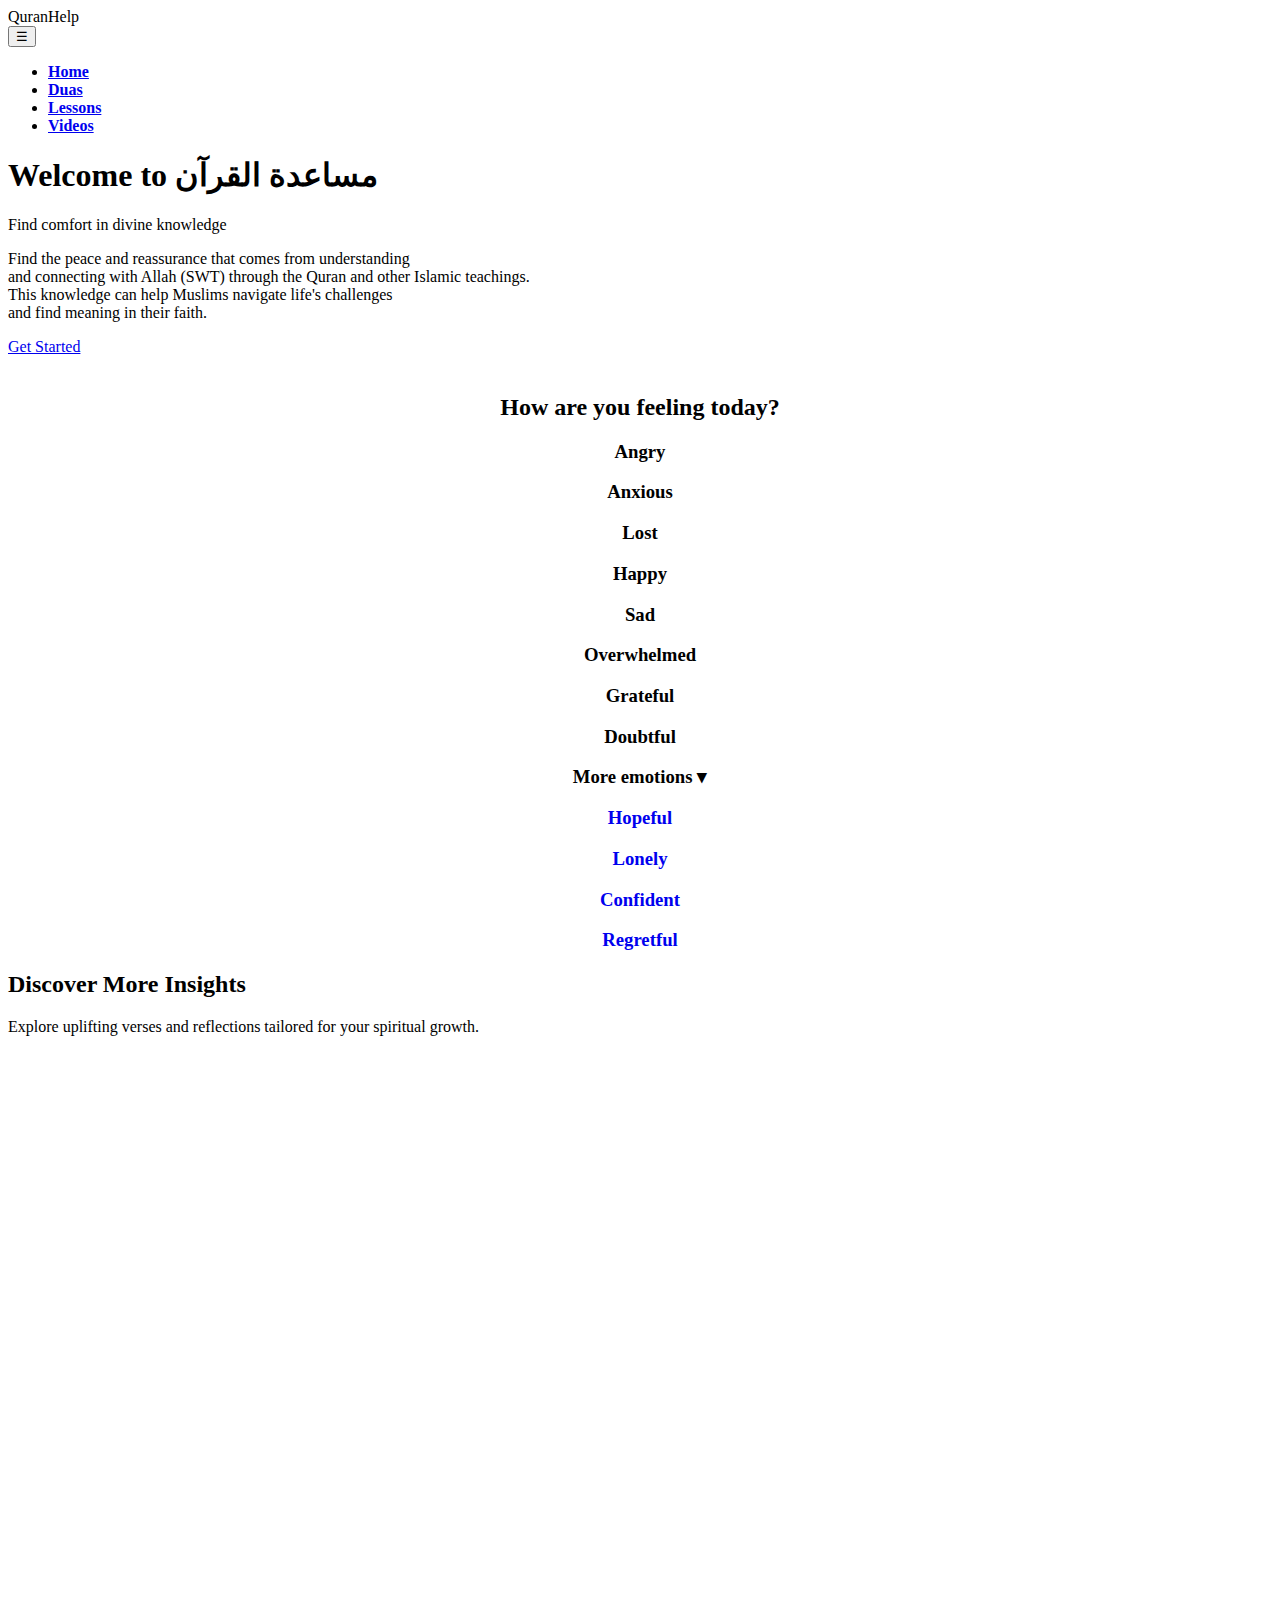
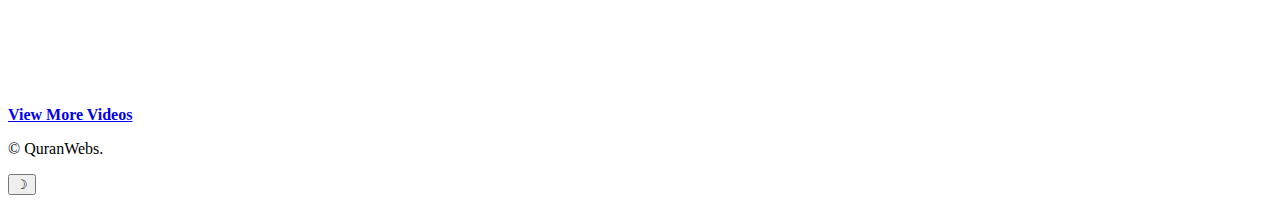
<file: index.html>
<html lang="en">
<head>
  <meta charset="UTF-8" />
  <meta name="viewport" content="width=device-width, initial-scale=1.0" />
  <title>Quran Help </title>
<link rel="stylesheet" href="style.css"/>
<link rel="icon" href="favicon.ico" type="image/x-icon">
</head>
<body>
  <header>
    <nav class="navbar">
      <div class="logo">QuranHelp</div>
      <button class="menu-toggle" onclick="toggleMenu()">☰</button>
      <ul class="nav-links" id="navLinks">
        <li><a href="index.html"><b>Home</b></a></li>
        <li><a href="dua.html"><b>Duas</b></a></li>
        <li><a href="lessons.html"><b>Lessons</b></a></li>
        <li><a href="video.html"><b>Videos</b></a></li>
      </ul>
    </nav>
  </header>

  <section class="hero">
    <h1>Welcome to مساعدة القرآن</h1>
    <p>Find comfort in divine knowledge</p>
    <p>Find the peace and reassurance that comes from understanding <br> and connecting with Allah (SWT) through the Quran and other Islamic teachings.<br> This knowledge can help Muslims navigate life's challenges<br> and find meaning in their faith. </p>
    <a href="#emotions" class="btn">Get Started</a>
  </section>

  <br>
  <h2 id="emotions" style="text-align:center;">How are you feeling today?</h2>
  <section class="features">
    <!-- Initial 8 emotions -->
<a href="anger.html" style="text-decoration: none;">
  <div class="feature-card">
    <h3 style="text-align:center; color:black;">Angry</h3>
  </div>
</a>    
<a href="anxious.html" style="text-decoration: none;">
  <div class="feature-card">
    <h3 style="text-align:center; color:black;">Anxious</h3>
  </div>
</a>        
<a href="lost.html" style="text-decoration: none;">
  <div class="feature-card">
    <h3 style="text-align:center; color:black;">Lost</h3>
  </div>
</a>
<a href="happy.html" style="text-decoration: none;">
  <div class="feature-card">
    <h3 style="text-align:center; color:black;">Happy</h3>
  </div>
</a>
<a href="sad.html" style="text-decoration: none;">
  <div class="feature-card">
    <h3 style="text-align:center; color:black;">Sad</h3>
  </div>
</a>
<a href="overwhelmed.html" style="text-decoration: none;">
  <div class="feature-card">
    <h3 style="text-align:center; color:black;">Overwhelmed</h3>
  </div>
</a>
<a href="grateful.html" style="text-decoration: none;">
  <div class="feature-card">
    <h3 style="text-align:center; color:black;">Grateful</h3>
  </div>
</a>
<a href="doubtful.html" style="text-decoration: none;">
  <div class="feature-card">
    <h3 style="text-align:center; color:black;">Doubtful</h3>
  </div>
</a>
    <!-- More emotions toggle -->
    <div class="more-toggle" onclick="toggleMoreEmotions()">
      <a href="#moreEmotions" style="text-decoration: none; color: inherit;">
        <h3 style="text-align:center;">More emotions ▾</h3>
      </a>
    </div>

    <!-- Hidden extra emotion cards -->
    <a href="hopeful.html" style="text-decoration: none;">
  <div class="feature-card extra-card">
    <h3 style="text-align:center; text-decoration: none;">Hopeful</h3>
  </div>
</a>
    <a href="lonely.html" style="text-decoration: none;">
  <div class="feature-card extra-card">
    <h3 style="text-align:center; text-decoration: none;">Lonely</h3>
  </div>
</a>
    <a href="confident.html" style="text-decoration: none;">
  <div class="feature-card extra-card">
    <h3 style="text-align:center; text-decoration: none;">Confident</h3>
  </div>
</a>
<a href="regretful.html" style="text-decoration: none;">
  <div class="feature-card extra-card">
    <h3 style="text-align:center; text-decoration: none;">Regretful</h3>
  </div>
</a>
  </section>

  <!-- New Custom Section -->
  <section class="custom-section">
    <div class="custom-content">
      <h2>Discover More Insights</h2>
      <p>Explore uplifting verses and reflections tailored for your spiritual growth.</p>
      <br>
      <iframe width="450" height="300" src="https://www.youtube.com/embed/erH1n892wwc" title="You Are A Test For Others Without Even Realizing It" frameborder="0" allow="accelerometer; autoplay; clipboard-write; encrypted-media; gyroscope; picture-in-picture; web-share" referrerpolicy="strict-origin-when-cross-origin" allowfullscreen></iframe>
      <iframe width="450" height="300" src="https://www.youtube.com/embed/IZKmoNJ_fx8" title="Turn Your Sadness Into Happiness With This Dua" frameborder="0" allow="accelerometer; autoplay; clipboard-write; encrypted-media; gyroscope; picture-in-picture; web-share" referrerpolicy="strict-origin-when-cross-origin" allowfullscreen></iframe>
      <iframe width="450" height="300" src="https://www.youtube.com/embed/au4PMZ6uQm8" title="A Night Dhikr To Say For Energy & Strength During Daytime" frameborder="0" allow="accelerometer; autoplay; clipboard-write; encrypted-media; gyroscope; picture-in-picture; web-share" referrerpolicy="strict-origin-when-cross-origin" allowfullscreen></iframe>
      <div style="margin-top: 2rem;">
      <a href="video.html" class="hover-button"><b>View More Videos</b></a>
      </div>
    </div>
  </section>

  <footer>
    <p>© QuranWebs.</p>
  </footer>

  <button class="dark-toggle" onclick="toggleDarkMode()" aria-label="Toggle dark mode">☽</button>
  <script src="script.js" defer></script>
</body>
</html>
</file>
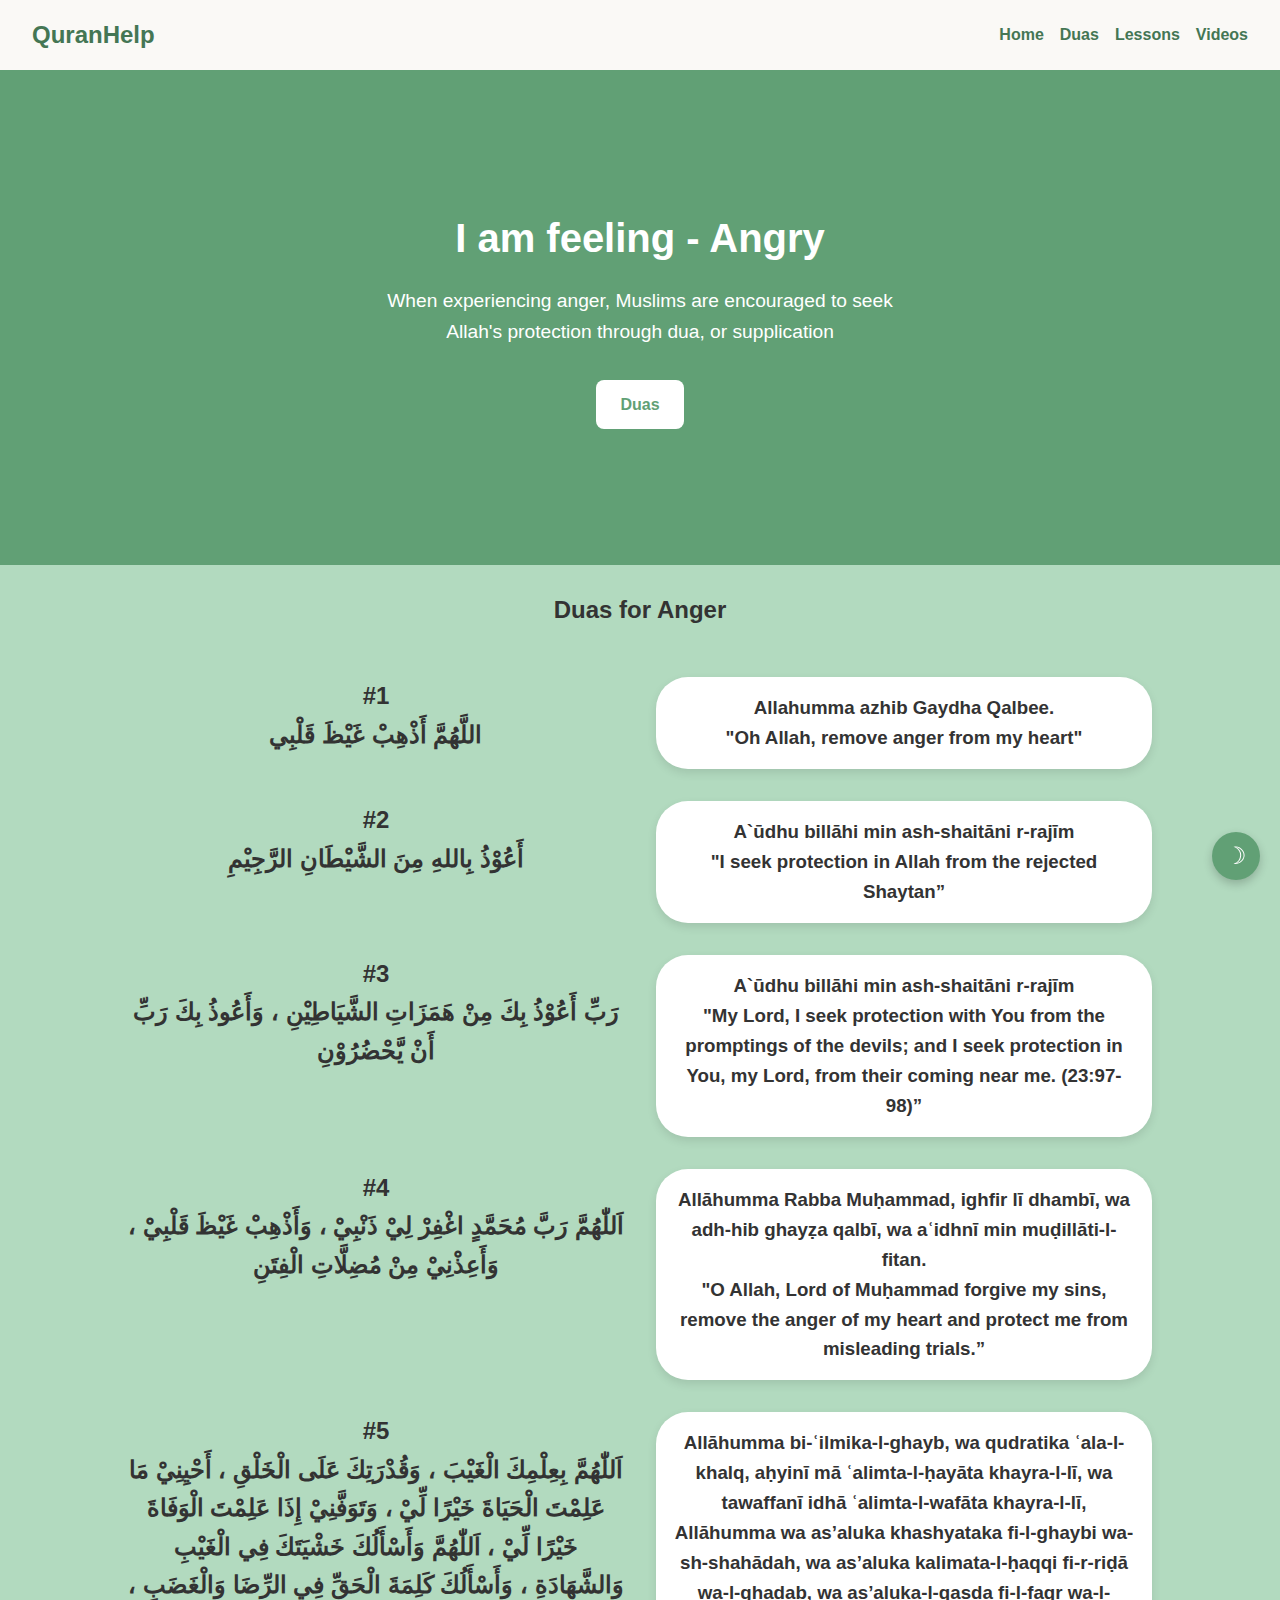
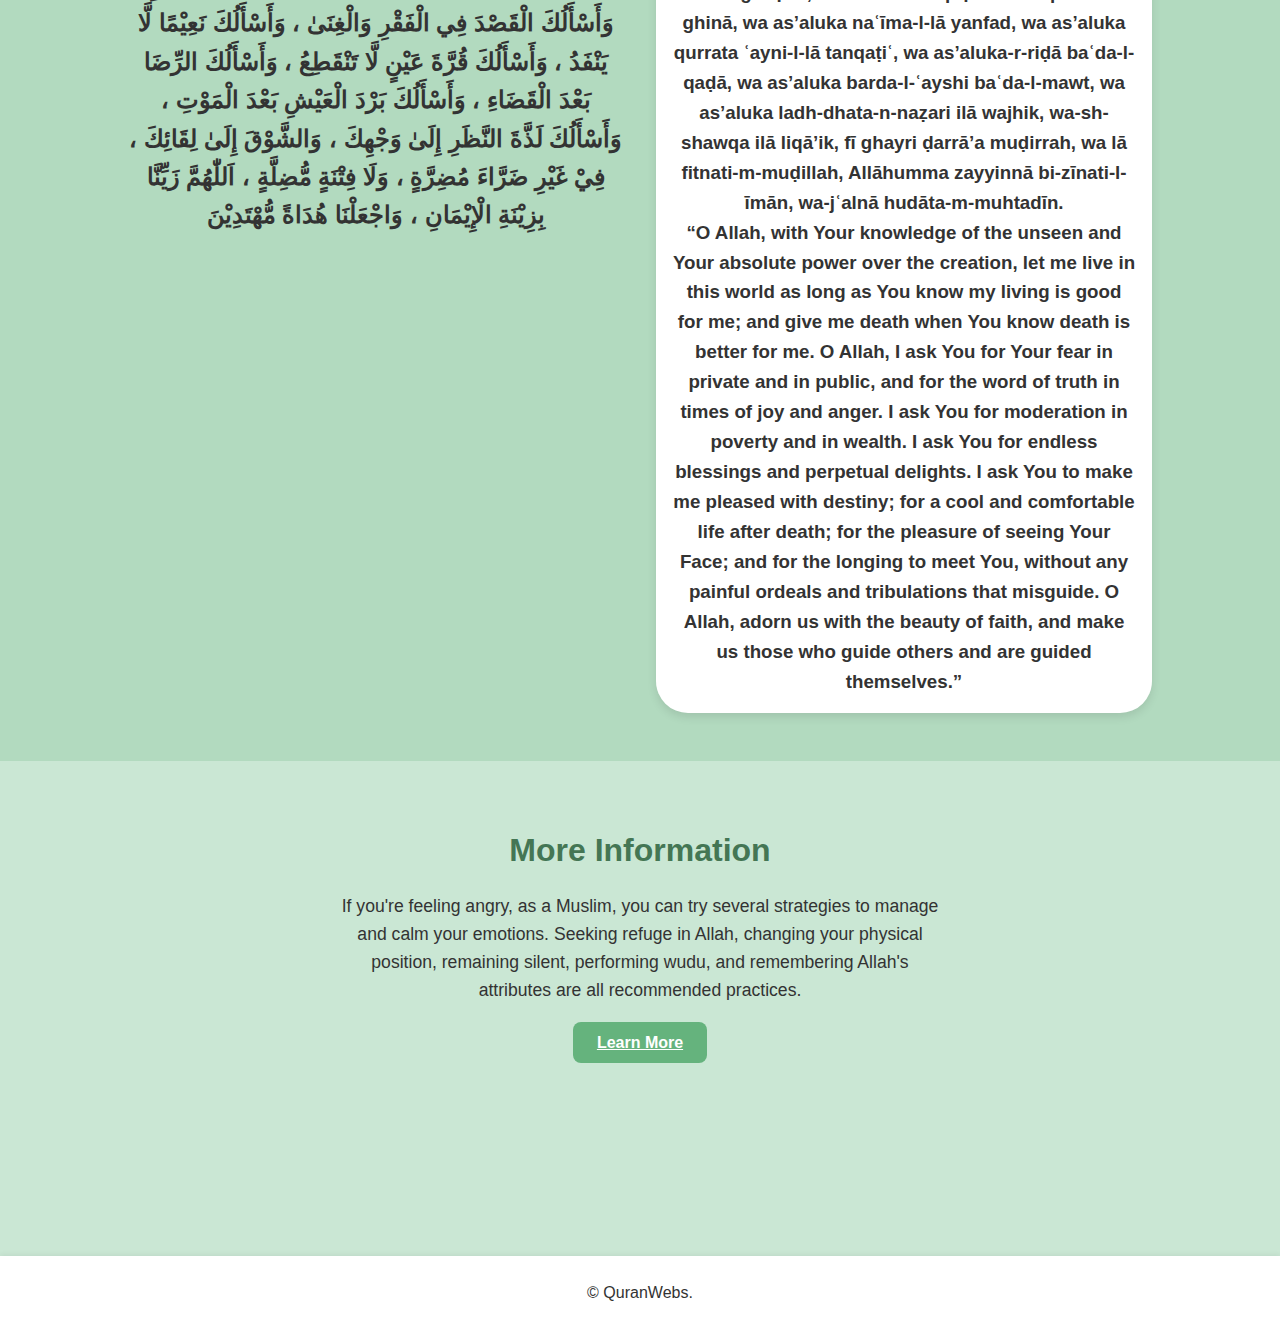
<file: anger.html>
<!DOCTYPE html>
<html lang="en">
<head>
  <meta charset="UTF-8" />
  <meta name="viewport" content="width=device-width, initial-scale=1.0" />
  <link rel="icon" href="favicon.ico" type="image/x-icon">
  <title>Anger</title>
  <style>
    :root {
      --primary: #61a075;
      --darkgreen: #447654;
      --bg: #b2dabf;
      --text: #333;
      --white: #fff;
      --bars: #FAF9F6;
    }

    html {
      scroll-behavior: smooth;
    }

    * {
      margin: 0;
      padding: 0;
      box-sizing: border-box;
    }

    body {
      font-family: 'Segoe UI', sans-serif;
      background-color: var(--bg);
      color: var(--text);
      line-height: 1.6;
    }

    /* Navbar */
    .navbar {
      display: flex;
      justify-content: space-between;
      align-items: center;
      background: var(--bars);
      padding: 1rem 2rem;
      box-shadow: 0 2px 5px rgba(0,0,0,0.1);
    }

    .logo {
      font-size: 1.5rem;
      font-weight: bold;
      color: var(--darkgreen);
    }

    .nav-links {
      list-style: none;
      display: flex;
      gap: 1rem;
    }

    .nav-links li a {
      text-decoration: none;
      color: var(--darkgreen);
      font-weight: 500;
    }

    /* Hamburger menu */
    .menu-toggle {
      display: none;
      font-size: 1.5rem;
      background: none;
      border: none;
      color: var(--primary);
      cursor: pointer;
    }

    @media (max-width: 768px) {
      .nav-links {
        flex-direction: column;
        display: none;
        position: absolute;
        top: 60px;
        right: 2rem;
        background: var(--white);
        padding: 1rem;
        box-shadow: 0 2px 10px rgba(0,0,0,0.1);
        border-radius: 0.5rem;
      }

      .nav-links.show {
        display: flex;
      }

      .menu-toggle {
        display: block;
      }
    }

    /* Hero Section */
    .hero {
      height: 55vh;
      display: flex;
      flex-direction: column;
      justify-content: center;
      align-items: center;
      padding: 0 2rem;
      background: var(--primary);
      color: var(--white);
      text-align: center;
    }

    .hero h1 {
      font-size: 2.5rem;
      margin-bottom: 1rem;
    }

    .hero p {
      font-size: 1.2rem;
      margin-bottom: 2rem;
    }

    .btn {
      background: var(--white);
      color: var(--primary);
      padding: 0.75rem 1.5rem;
      border-radius: 8px;
      text-decoration: none;
      font-weight: bold;
    }

    /* Features Grid */
    .features {
      display: grid;
      grid-template-columns: repeat(auto-fit, minmax(400px, 1fr));
      gap: 2rem;
      padding: 3rem 10%;
    }

    .feature-card {
      background: var(--white);
      padding: 1rem;
      border-radius: 2rem;
      box-shadow: 0 4px 10px rgba(0,0,0,0.1);
      transition: transform 0.3s ease;
      text-align: center;
    }

    /* Custom Section */
    .custom-section {
      height: 55vh;
      background: #cae7d4;
      padding: 4rem 2rem;
      text-align: center;
      color: var(--text);
    }

    .custom-section h2 {
      font-size: 2rem;
      margin-bottom: 1rem;
      color: var(--darkgreen);
    }

    .custom-section p {
      font-size: 1.1rem;
      max-width: 600px;
      margin: 0 auto;
      line-height: 1.6;
    }

    .hover-button {
      background-color: #65b37d;
      color: white;
      padding: 12px 24px;
      font-size: 16px;
      border: none;
      border-radius: 8px;
      cursor: pointer;
      transition: background-color 0.3s, transform 0.3s;
    }

    .hover-button:hover {
      transform: translateY(-5px);
    }

    /* Footer */
    footer {
      text-align: center;
      padding: 1.5rem;
      background: var(--white);
      color: var(--text);
      box-shadow: 0 -2px 5px rgba(0,0,0,0.05);
    }

    /* Dark Mode */
    body.dark-mode {
      --bg: #b9dae5;
      --text: #1a1a1a;
      --primary: #83acba;
      --white: #1e1e1e;
    }

    body.dark-mode .navbar,
    body.dark-mode footer {
      background: var(--white);
    }

    body.dark-mode .hero {
      background: var(--primary);
      color: var(--white);
    }

    body.dark-mode .feature-card {
      background: #b9dae5;
      color: var(--text);
    }

    /* Dark Mode Toggle */
    .dark-toggle {
      position: fixed;
      bottom: 20px;
      right: 20px;
      background: var(--primary);
      color: white;
      border: none;
      border-radius: 50%;
      width: 48px;
      height: 48px;
      font-size: 24px;
      cursor: pointer;
      z-index: 1000;
      box-shadow: 0 4px 10px rgba(0, 0, 0, 0.2);
      transition: background 0.3s ease, transform 0.3s ease;
    }

    .dark-toggle:hover {
      background: #4f46e5;
      transform: scale(1.1);
    }
  </style>
</head>
<body>
 <header>
    <nav class="navbar">
      <div class="logo">QuranHelp</div>
      <button class="menu-toggle" onclick="toggleMenu()">☰</button>
      <ul class="nav-links" id="navLinks">
        <li><a href="index.html"><b>Home</b></a></li>
        <li><a href="dua.html"><b>Duas</b></a></li>
        <li><a href="lessons.html"><b>Lessons</b></a></li>
        <li><a href="video.html"><b>Videos</b></a></li>
      </ul>
    </nav>
  </header>
  <section class="hero">
    <h1>I am feeling - Angry</h1>
    <p>When experiencing anger, Muslims are encouraged to seek <br>Allah's protection through dua, or supplication</p>
    <a href="#emotions" class="btn">Duas</a>
  </section>

  <br>
  <h2 id="emotions" style="text-align:center;"> Duas for Anger</h2>
  <section class="features">
    <h2 style="text-align:center;">#1 <br> اللَّهُمَّ أَذْهِبْ غَيْظَ قَلْبِي</h2>
    <div class="feature-card"><h3 style="text-align:center;"> Allahumma azhib Gaydha Qalbee.<br>"Oh Allah, remove anger from my heart"</h3></div>
      <h2 style="text-align:center;">#2 <br> أَعُوْذُ بِاللهِ مِنَ الشَّيْطَانِ الرَّجِيْمِ</h2>
    <div class="feature-card"><h3 style="text-align:center;"> A`ūdhu billāhi min ash-shaitāni r-rajīm <br>"I seek protection in Allah from the rejected Shaytan”
</h3></div>
    <h2 style="text-align:center;">#3 <br>رَبِّ أَعُوْذُ بِكَ مِنْ هَمَزَاتِ الشَّيَاطِيْنِ ، وَأَعُوذُ بِكَ رَبِّ أَنْ يَّحْضُرُوْنِ
</h2>
    <div class="feature-card"><h3 style="text-align:center;"> A`ūdhu billāhi min ash-shaitāni r-rajīm <br> "My Lord, I seek protection with You from the promptings of the devils; and I seek protection in You, my Lord, from their coming near me. (23:97-98)” </h3></div>
<h2 style="text-align:center;">#4 <br>اَللّٰهُمَّ رَبَّ مُحَمَّدٍ اغْفِرْ لِيْ ذَنْبِيْ ، وَأَذْهِبْ غَيْظَ قَلْبِيْ ، وَأَعِذْنِيْ مِنْ مُضِلَّاتِ الْفِتَنِ</h2>
    <div class="feature-card"><h3 style="text-align:center;">Allāhumma Rabba Muḥammad, ighfir lī dhambī, wa adh-hib ghayẓa qalbī, wa aʿidhnī min muḍillāti-l-fitan.
<br> "O Allah, Lord of Muḥammad forgive my sins, remove the anger of my heart and protect me from misleading trials.”
</h3></div>
<h2 style="text-align:center;">#5 <br>اَللّٰهُمَّ بِعِلْمِكَ الْغَيْبَ ، وَقُدْرَتِكَ عَلَى الْخَلْقِ ، أَحْيِنِيْ مَا عَلِمْتَ الْحَيَاةَ خَيْرًا لِّيْ ، وَتَوَفَّنِيْ إِذَا عَلِمْتَ الْوَفَاةَ خَيْرًا لِّيْ ، اَللّٰهُمَّ وَأَسْأَلُكَ خَشْيَتَكَ فِي الْغَيْبِ وَالشَّهَادَةِ ، وَأَسْأَلُكَ كَلِمَةَ الْحَقِّ فِي الرِّضَا وَالْغَضَبِ ، وَأَسْأَلُكَ الْقَصْدَ فِي الْفَقْرِ وَالْغِنَىٰ ، وَأَسْأَلُكَ نَعِيْمًا لَّا يَنْفَدُ ، وَأَسْأَلُكَ قُرَّةَ عَيْنٍ لَّا تَنْقَطِعُ ، وَأَسْأَلُكَ الرِّضَا بَعْدَ الْقَضَاءِ ، وَأَسْأَلُكَ بَرْدَ الْعَيْشِ بَعْدَ الْمَوْتِ ، وَأَسْأَلُكَ لَذَّةَ النَّظَرِ إِلَىٰ وَجْهِكَ ، وَالشَّوْقَ إِلَىٰ لِقَائِكَ ، فِيْ غَيْرِ ضَرَّاءَ مُضِرَّةٍ ، وَلَا فِتْنَةٍ مُّضِلَّةٍ ، اَللّٰهُمَّ زَيِّنَّا بِزِيْنَةِ الْإِيْمَانِ ، وَاجْعَلْنَا هُدَاةً مُّهْتَدِيْنَ
</h2>
    <div class="feature-card"><h3 style="text-align:center;">Allāhumma bi-ʿilmika-l-ghayb, wa qudratika ʿala-l-khalq, aḥyinī mā ʿalimta-l-ḥayāta khayra-l-lī, wa tawaffanī idhā ʿalimta-l-wafāta khayra-l-lī, Allāhumma wa as’aluka khashyataka fi-l-ghaybi wa-sh-shahādah, wa as’aluka kalimata-l-ḥaqqi fi-r-riḍā wa-l-ghaḍab, wa as’aluka-l-qaṣda fi-l-faqr wa-l-ghinā, wa as’aluka naʿīma-l-lā yanfad, wa as’aluka qurrata ʿayni-l-lā tanqaṭiʿ, wa as’aluka-r-riḍā baʿda-l-qaḍā, wa as’aluka barda-l-ʿayshi baʿda-l-mawt, wa as’aluka ladh-dhata-n-naẓari ilā wajhik, wa-sh-shawqa ilā liqā’ik, fī ghayri ḍarrā’a muḍirrah, wa lā fitnati-m-muḍillah, Allāhumma zayyinnā bi-zīnati-l-īmān, wa-jʿalnā hudāta-m-muhtadīn.
<br>“O Allah, with Your knowledge of the unseen and Your absolute power over the creation, let me live in this world as long as You know my living is good for me; and give me death when You know death is better for me. O Allah, I ask You for Your fear in private and in public, and for the word of truth in times of joy and anger. I ask You for moderation in poverty and in wealth. I ask You for endless blessings and perpetual delights. I ask You to make me pleased with destiny; for a cool and comfortable life after death; for the pleasure of seeing Your Face; and for the longing to meet You, without any painful ordeals and tribulations that misguide. O Allah, adorn us with the beauty of faith, and make us those who guide others and are guided themselves.”
</h3></div>
  </section>

  <!-- New Custom Section -->
  <section class="custom-section">
    <div class="custom-content">
      <h2>More Information</h2>
      <p>If you're feeling angry, as a Muslim, you can try several strategies to manage and calm your emotions. Seeking refuge in Allah, changing your physical position, remaining silent, performing wudu, and remembering Allah's attributes are all recommended practices.</p>
      <br>
      <a href="video.html" class="hover-button"><b>Learn More</b></a>
    </div>
  </section>

  <footer>
    <p>© QuranWebs.</p>
  </footer>

  <button class="dark-toggle" onclick="toggleDarkMode()" aria-label="Toggle dark mode">☽</button>

  <script>
    // Toggle mobile menu
    function toggleMenu() {
      const nav = document.getElementById("navLinks");
      nav.classList.toggle("show");
    }

    // Toggle dark mode and save preference
    function toggleDarkMode() {
      document.body.classList.toggle("dark-mode");
      const theme = document.body.classList.contains("dark-mode") ? "dark" : "light";
      localStorage.setItem("theme", theme);
    }

    // Load theme on page load
    window.addEventListener("DOMContentLoaded", () => {
      const savedTheme = localStorage.getItem("theme");
      if (savedTheme === "dark") {
        document.body.classList.add("dark-mode");
      }
    });
  </script>
</body>
</html>
</file>
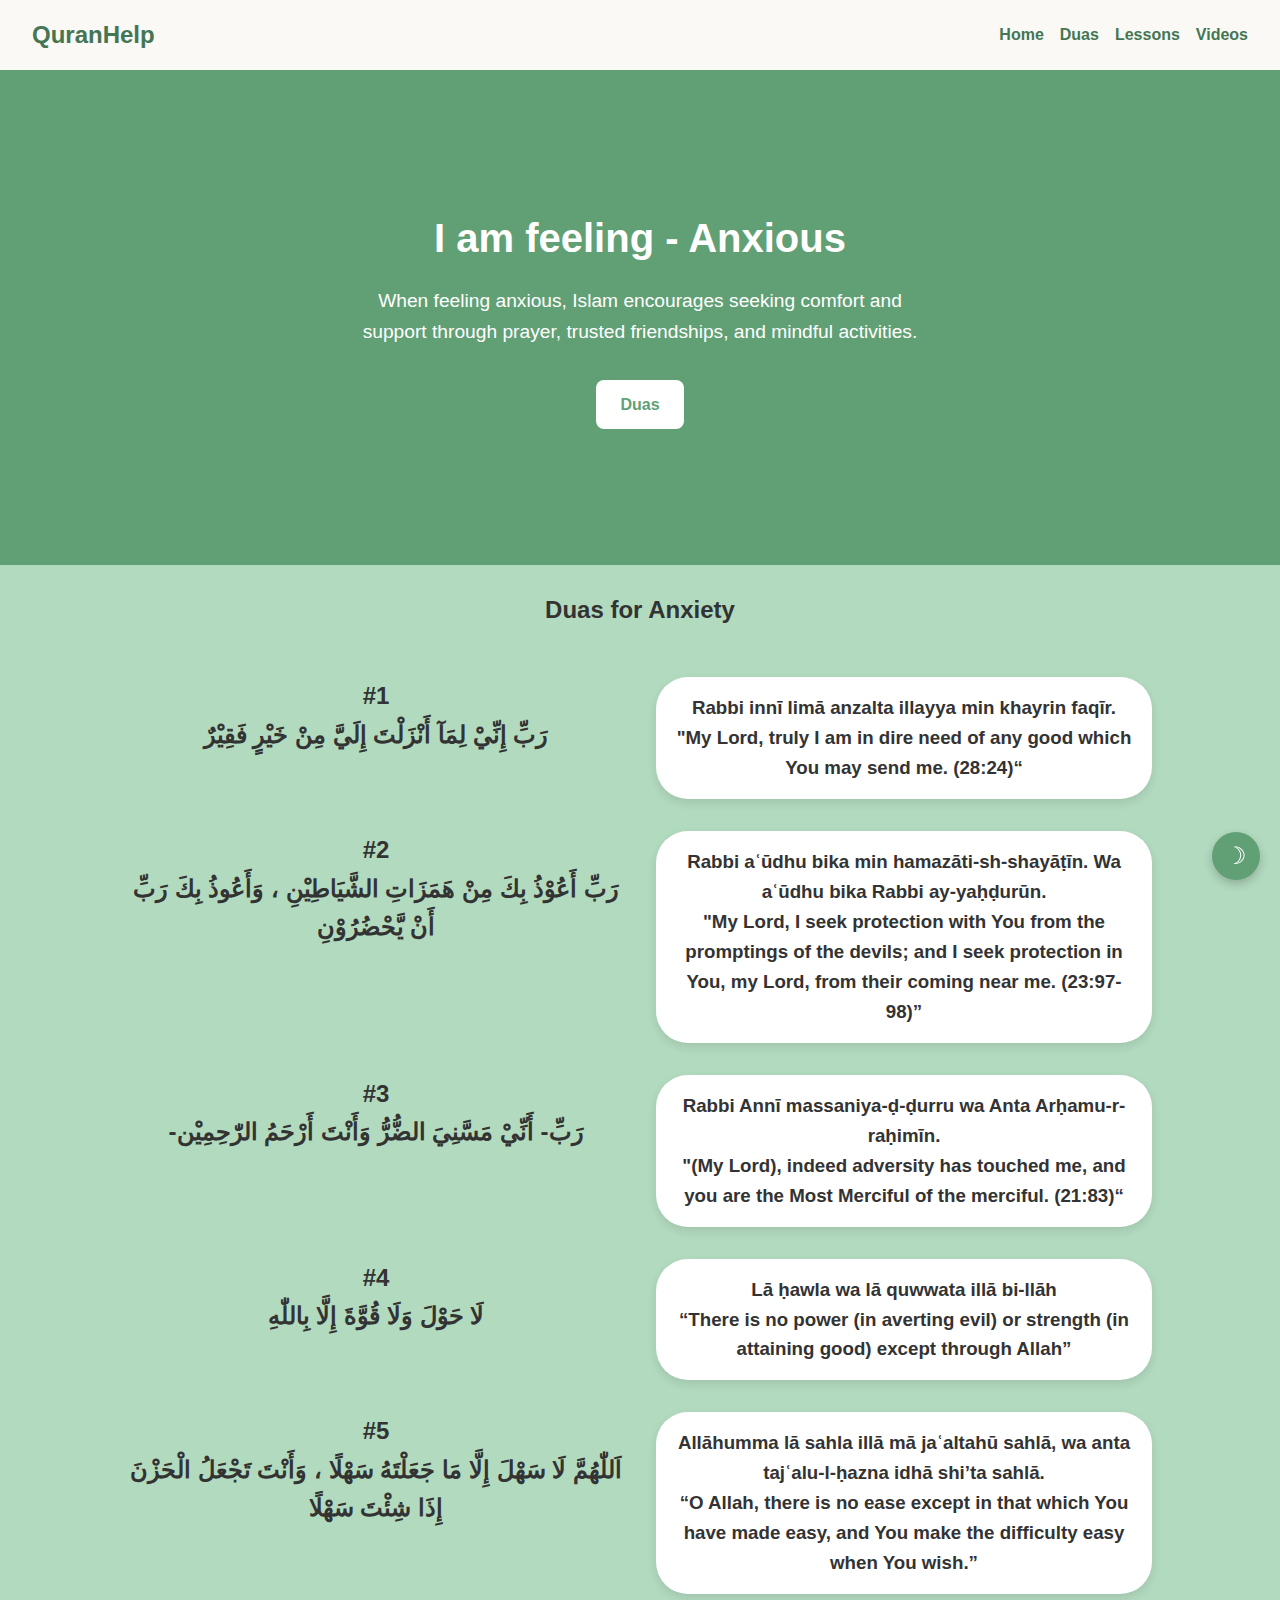
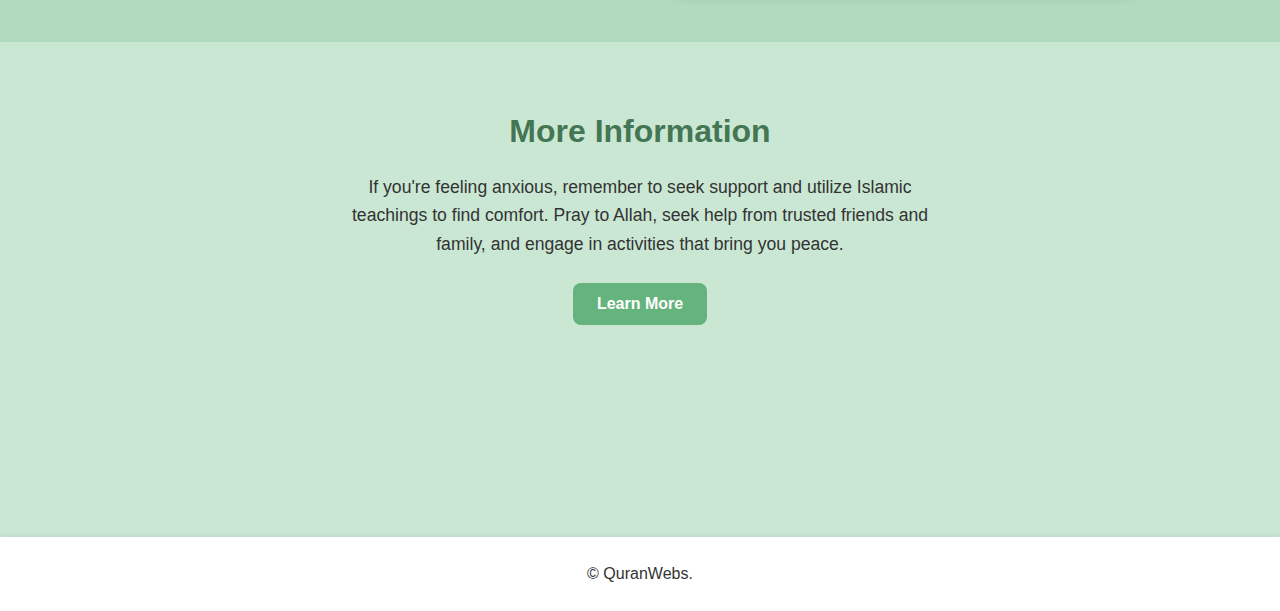
<file: anxious.html>
<!DOCTYPE html>
<html lang="en">
<head>
  <meta charset="UTF-8" />
  <meta name="viewport" content="width=device-width, initial-scale=1.0" />
  <link rel="icon" href="favicon.ico" type="image/x-icon">
  <title>Quran</title>
  <style>
    /* Root Variables */
    :root {
      --primary: #61a075;
      --darkgreen: #447654;
      --bg: #b2dabf;
      --text: #333;
      --white: #fff;
      --bars: #FAF9F6;
    }

    html {
      scroll-behavior: smooth;
    }

    * {
      margin: 0;
      padding: 0;
      box-sizing: border-box;
    }

    body {
      font-family: 'Segoe UI', sans-serif;
      background-color: var(--bg);
      color: var(--text);
      line-height: 1.6;
    }

    .navbar {
      display: flex;
      justify-content: space-between;
      align-items: center;
      background: var(--bars);
      padding: 1rem 2rem;
      box-shadow: 0 2px 5px rgba(0,0,0,0.1);
    }

    .logo {
      font-size: 1.5rem;
      font-weight: bold;
      color: var(--darkgreen);
    }

    .nav-links {
      list-style: none;
      display: flex;
      gap: 1rem;
    }

    .nav-links li a {
      text-decoration: none;
      color: var(--darkgreen);
      font-weight: 500;
    }

    .menu-toggle {
      display: none;
      font-size: 1.5rem;
      background: none;
      border: none;
      color: var(--primary);
      cursor: pointer;
    }

    .hero {
      height: 55vh;
      display: flex;
      flex-direction: column;
      justify-content: center;
      align-items: center;
      padding: 0 2rem;
      background: var(--primary);
      color: var(--white);
      text-align: center;
    }

    .hero h1 {
      font-size: 2.5rem;
      margin-bottom: 1rem;
    }

    .hero p {
      font-size: 1.2rem;
      margin-bottom: 2rem;
    }

    .btn {
      background: var(--white);
      color: var(--primary);
      padding: 0.75rem 1.5rem;
      border-radius: 8px;
      text-decoration: none;
      font-weight: bold;
    }

    .features {
      display: grid;
      grid-template-columns: repeat(auto-fit, minmax(400px, 1fr));
      gap: 2rem;
      padding: 3rem 10%;
    }

    .feature-card {
      background: var(--white);
      padding: 1rem;
      border-radius: 2rem;
      box-shadow: 0 4px 10px rgba(0,0,0,0.1);
      transition: transform 0.3s ease;
      text-align: center;
    }

    .custom-section {
      height: 55vh;
      background: #cae7d4;
      padding: 4rem 2rem;
      text-align: center;
      color: var(--text);
    }

    .custom-section h2 {
      font-size: 2rem;
      margin-bottom: 1rem;
      color: var(--darkgreen);
    }

    .custom-section p {
      font-size: 1.1rem;
      max-width: 600px;
      margin: 0 auto;
      line-height: 1.6;
    }

    .hover-button {
      background-color: #65b37d;
      color: white;
      padding: 12px 24px;
      font-size: 16px;
      border: none;
      border-radius: 8px;
      cursor: pointer;
      transition: background-color 0.3s, transform 0.3s;
    }

    .hover-button:hover {
      transform: translateY(-5px);
    }

    footer {
      text-align: center;
      padding: 1.5rem;
      background: var(--white);
      color: var(--text);
      box-shadow: 0 -2px 5px rgba(0,0,0,0.05);
    }

    body.dark-mode {
      --bg: #b9dae5;
      --text: #1a1a1a;
      --primary: #83acba;
      --white: #1e1e1e;
    }

    body.dark-mode .navbar,
    body.dark-mode footer {
      background: var(--white);
    }

    body.dark-mode .hero {
      background: var(--primary);
      color: var(--white);
    }

    body.dark-mode .feature-card {
      background: #b9dae5;
      color: var(--text);
    }

    .dark-toggle {
      position: fixed;
      bottom: 20px;
      right: 20px;
      background: var(--primary);
      color: white;
      border: none;
      border-radius: 50%;
      width: 48px;
      height: 48px;
      font-size: 24px;
      cursor: pointer;
      z-index: 1000;
      box-shadow: 0 4px 10px rgba(0, 0, 0, 0.2);
      transition: background 0.3s ease, transform 0.3s ease;
    }

    .dark-toggle:hover {
      background: #4f46e5;
      transform: scale(1.1);
    }

    @media (max-width: 768px) {
      .nav-links {
        flex-direction: column;
        display: none;
        position: absolute;
        top: 60px;
        right: 2rem;
        background: var(--white);
        padding: 1rem;
        box-shadow: 0 2px 10px rgba(0,0,0,0.1);
        border-radius: 0.5rem;
      }

      .nav-links.show {
        display: flex;
      }

      .menu-toggle {
        display: block;
      }
    }
  </style>
</head>
<body>
  <header>
    <nav class="navbar">
      <div class="logo">QuranHelp</div>
      <button class="menu-toggle" onclick="toggleMenu()">☰</button>
      <ul class="nav-links" id="navLinks">
        <li><a href="index.html"><b>Home</b></a></li>
        <li><a href="dua.html"><b>Duas</b></a></li>
        <li><a href="lessons.html"><b>Lessons</b></a></li>
        <li><a href="video.html"><b>Videos</b></a></li>
      </ul>
    </nav>
  </header>

  <section class="hero">
    <h1>I am feeling - Anxious</h1>
    <p>When feeling anxious, Islam encourages seeking comfort and<br> support through prayer, trusted friendships, and mindful activities.</p>
    <a href="#emotions" class="btn">Duas</a>
  </section>

  <br>
  <h2 id="emotions" style="text-align:center;"> Duas for Anxiety</h2>
  <section class="features">
    <h2 style="text-align:center;">#1 <br> رَبِّ إِنِّيْ لِمَآ أَنْزَلْتَ إِلَيَّ مِنْ خَيْرٍ فَقِيْرٌ</h2>
    <div class="feature-card"><h3 style="text-align:center;">Rabbi innī limā anzalta illayya min khayrin faqīr.<br> "My Lord, truly I am in dire need of any good which You may send me. (28:24)“</h3></div>

    <h2 style="text-align:center;">#2 <br> رَبِّ أَعُوْذُ بِكَ مِنْ هَمَزَاتِ الشَّيَاطِيْنِ ، وَأَعُوذُ بِكَ رَبِّ أَنْ يَّحْضُرُوْنِ</h2>
    <div class="feature-card"><h3 style="text-align:center;">Rabbi aʿūdhu bika min hamazāti-sh-shayāṭīn. Wa aʿūdhu bika Rabbi ay-yaḥḍurūn.<br>"My Lord, I seek protection with You from the promptings of the devils; and I seek protection in You, my Lord, from their coming near me. (23:97-98)”</h3></div>

    <h2 style="text-align:center;">#3 <br>-رَبِّ- أَنِّيْ مَسَّنِيَ الضُّرُّ وَأَنْتَ أَرْحَمُ الرّٰحِمِيْن</h2>
    <div class="feature-card"><h3 style="text-align:center;">Rabbi Annī massaniya-ḍ-ḍurru wa Anta Arḥamu-r-raḥimīn.<br>"(My Lord), indeed adversity has touched me, and you are the Most Merciful of the merciful. (21:83)“</h3></div>

    <h2 style="text-align:center;">#4 <br>لَا حَوْلَ وَلَا قُوَّةَ إِلَّا بِاللّٰهِ</h2>
    <div class="feature-card"><h3 style="text-align:center;">Lā ḥawla wa lā quwwata illā bi-llāh<br>“There is no power (in averting evil) or strength (in attaining good) except through Allah”</h3></div>

    <h2 style="text-align:center;">#5 <br>اَللّٰهُمَّ لَا سَهْلَ إِلَّا مَا جَعَلْتَهُ سَهْلًا ، وَأَنْتَ تَجْعَلُ الْحَزْنَ إِذَا شِئْتَ سَهْلًا</h2>
    <div class="feature-card"><h3 style="text-align:center;">Allāhumma lā sahla illā mā jaʿaltahū sahlā, wa anta tajʿalu-l-ḥazna idhā shi’ta sahlā.<br>“O Allah, there is no ease except in that which You have made easy, and You make the difficulty easy when You wish.”</h3></div>
  </section>

  <section class="custom-section">
    <div class="custom-content">
      <h2>More Information</h2>
      <p>If you're feeling anxious, remember to seek support and utilize Islamic teachings to find comfort. Pray to Allah, seek help from trusted friends and family, and engage in activities that bring you peace.</p>
      <br>
      <button class="hover-button"><b>Learn More</b></button>
    </div>
  </section>

  <footer>
    <p>© QuranWebs.</p>
  </footer>

  <button class="dark-toggle" onclick="toggleDarkMode()" aria-label="Toggle dark mode">☽</button>

  <script>
    // Toggle mobile menu
    function toggleMenu() {
      const nav = document.getElementById("navLinks");
      nav.classList.toggle("show");
    }

    // Toggle dark mode and save preference
    function toggleDarkMode() {
      document.body.classList.toggle("dark-mode");
      const theme = document.body.classList.contains("dark-mode") ? "dark" : "light";
      localStorage.setItem("theme", theme);
    }

    // Load theme on page load
    window.addEventListener("DOMContentLoaded", () => {
      const savedTheme = localStorage.getItem("theme");
      if (savedTheme === "dark") {
        document.body.classList.add("dark-mode");
      }
    });

    function toggleMoreEmotions() {
      const extraCards = document.querySelectorAll('.extra-card');
      const arrow = document.getElementById('arrow');
      const showing = extraCards[0].classList.contains('show');

      extraCards.forEach(card => {
        card.classList.toggle('show');
      });

      arrow.textContent = showing ? '▾' : '▴';
    }
  </script>
</body>
</html>
</file>
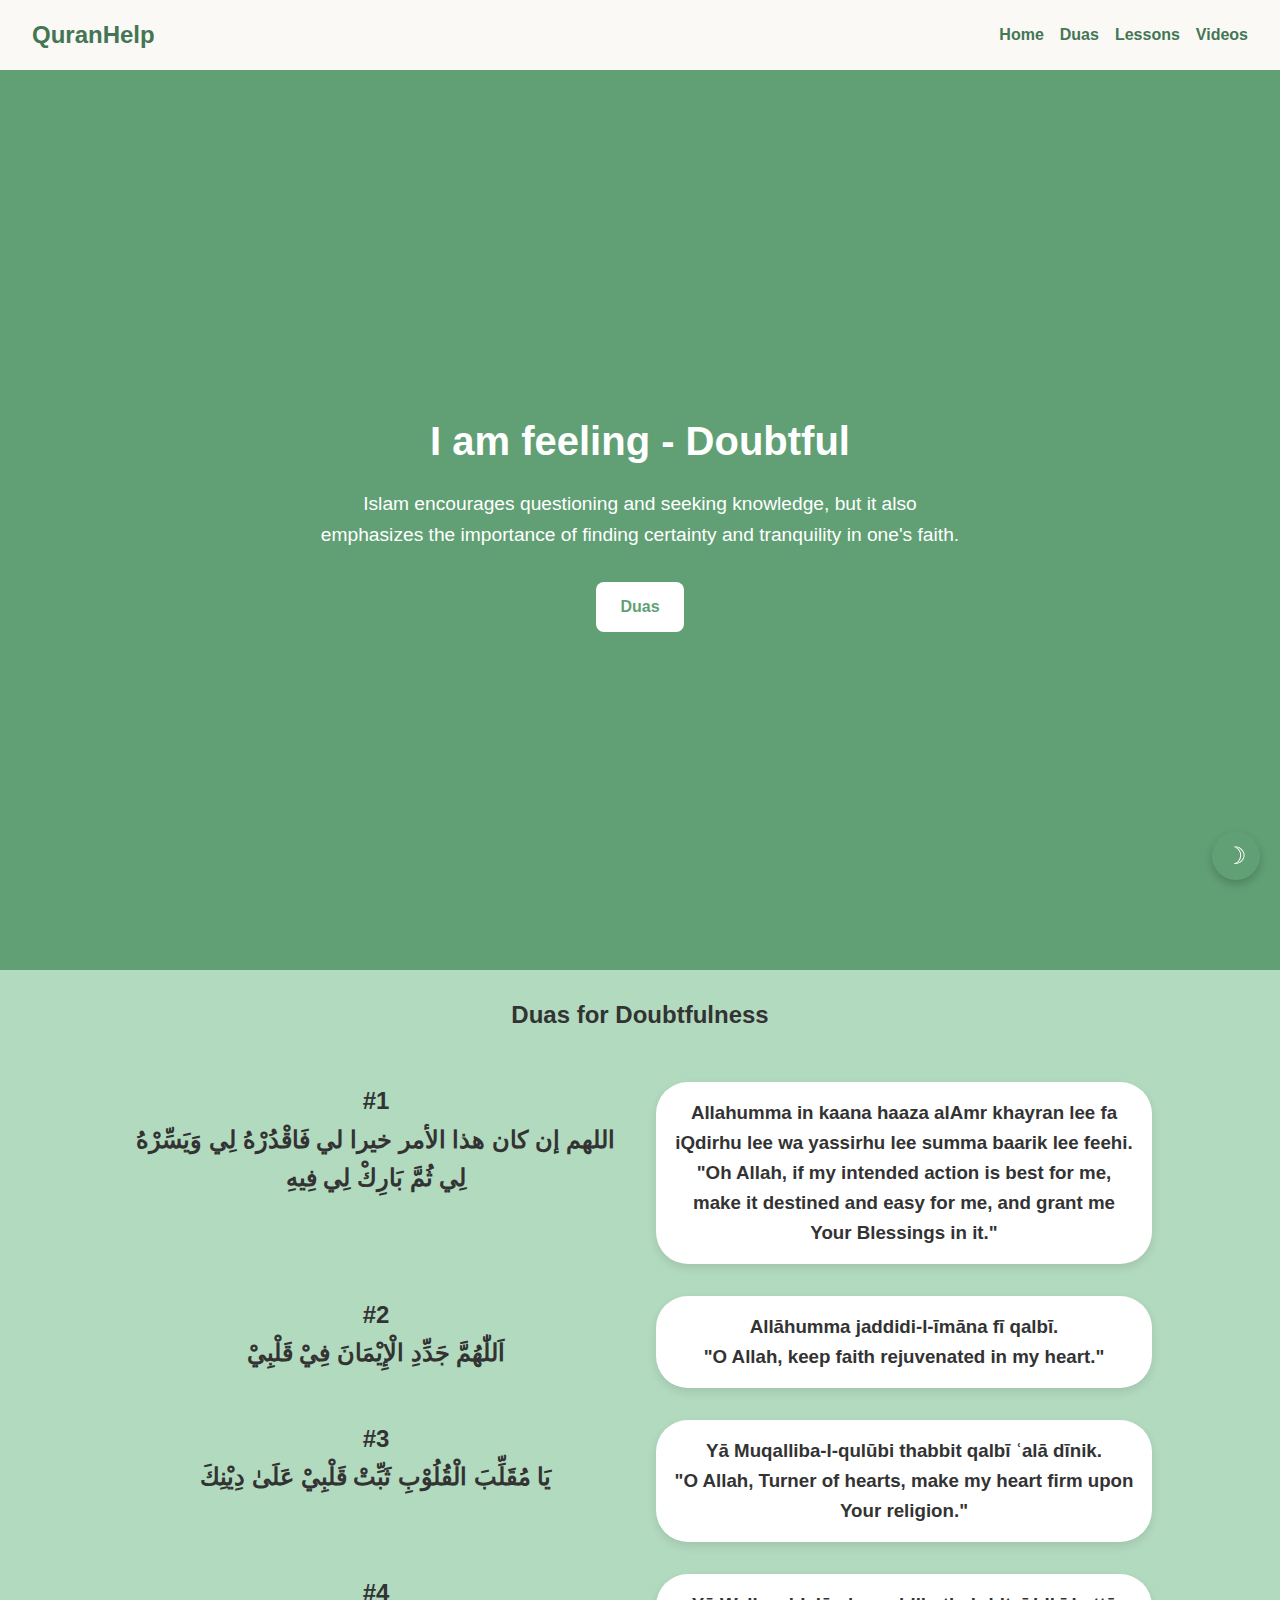
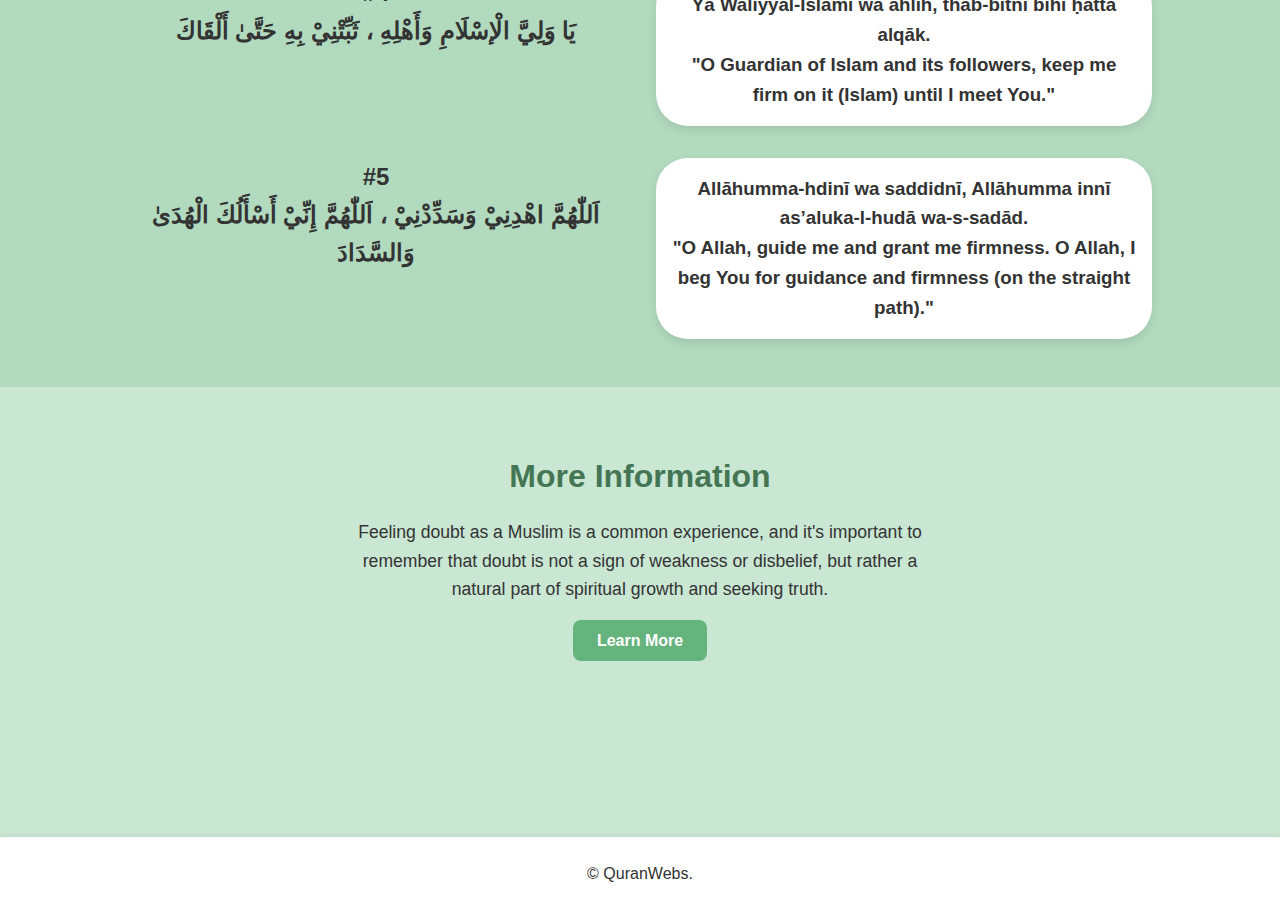
<file: doubtful.html>
<!DOCTYPE html>
<html lang="en">
<head>
  <meta charset="UTF-8" />
  <meta name="viewport" content="width=device-width, initial-scale=1.0" />
  <title>Quran</title>
  <link rel="icon" href="favicon.ico" type="image/x-icon">
  <style>
    :root {
      --primary: #61a075;
      --darkgreen: #447654;
      --bg: #b2dabf;
      --text: #333;
      --white: #fff;
      --bars: #FAF9F6;
    }

    html {
      scroll-behavior: smooth;
    }

    * {
      margin: 0;
      padding: 0;
      box-sizing: border-box;
    }

    body {
      font-family: 'Segoe UI', sans-serif;
      background-color: var(--bg);
      color: var(--text);
      line-height: 1.6;
    }

    .navbar {
      display: flex;
      justify-content: space-between;
      align-items: center;
      background: var(--bars);
      padding: 1rem 2rem;
      box-shadow: 0 2px 5px rgba(0,0,0,0.1);
    }

    .logo {
      font-size: 1.5rem;
      font-weight: bold;
      color: var(--darkgreen);
    }

    .nav-links {
      list-style: none;
      display: flex;
      gap: 1rem;
    }

    .nav-links li a {
      text-decoration: none;
      color: var(--darkgreen);
      font-weight: 500;
    }

    .menu-toggle {
      display: none;
      font-size: 1.5rem;
      background: none;
      border: none;
      color: var(--primary);
      cursor: pointer;
    }

    .hero {
      height: 100vh;
      display: flex;
      flex-direction: column;
      justify-content: center;
      align-items: center;
      padding: 0 2rem;
      background: var(--primary);
      color: var(--white);
      text-align: center;
    }

    .hero h1 {
      font-size: 2.5rem;
      margin-bottom: 1rem;
    }

    .hero p {
      font-size: 1.2rem;
      margin-bottom: 2rem;
    }

    .btn {
      background: var(--white);
      color: var(--primary);
      padding: 0.75rem 1.5rem;
      border-radius: 8px;
      text-decoration: none;
      font-weight: bold;
    }

    .features {
      display: grid;
      grid-template-columns: repeat(auto-fit, minmax(400px, 1fr));
      gap: 2rem;
      padding: 3rem 10%;
    }

    .feature-card {
      background: var(--white);
      padding: 1rem;
      border-radius: 2rem;
      box-shadow: 0 4px 10px rgba(0,0,0,0.1);
      transition: transform 0.3s ease;
      text-align: center;
    }

    .custom-section {
      height: 50vh;
      background: #cae7d4;
      padding: 4rem 2rem;
      text-align: center;
      color: var(--text);
    }

    .custom-section h2 {
      font-size: 2rem;
      margin-bottom: 1rem;
      color: var(--darkgreen);
    }

    .custom-section p {
      font-size: 1.1rem;
      max-width: 600px;
      margin: 0 auto;
      line-height: 1.6;
    }

    .hover-button {
      background-color: #65b37d;
      color: white;
      padding: 12px 24px;
      font-size: 16px;
      border: none;
      border-radius: 8px;
      cursor: pointer;
      text-decoration: none;
      transition: background-color 0.3s, transform 0.3s;
    }

    .hover-button:hover {
      transform: translateY(-5px);
    }

    footer {
      text-align: center;
      padding: 1.5rem;
      background: var(--white);
      color: var(--text);
      box-shadow: 0 -2px 5px rgba(0,0,0,0.05);
    }

    body.dark-mode {
      --bg: #b9dae5;
      --text: #1a1a1a;
      --primary: #83acba;
      --white: #1e1e1e;
    }

    body.dark-mode .navbar,
    body.dark-mode footer {
      background: var(--white);
    }

    body.dark-mode .hero {
      background: var(--primary);
      color: var(--white);
    }

    body.dark-mode .feature-card {
      background: #b9dae5;
      color: var(--text);
    }

    .dark-toggle {
      position: fixed;
      bottom: 20px;
      right: 20px;
      background: var(--primary);
      color: white;
      border: none;
      border-radius: 50%;
      width: 48px;
      height: 48px;
      font-size: 24px;
      cursor: pointer;
      z-index: 1000;
      box-shadow: 0 4px 10px rgba(0, 0, 0, 0.2);
      transition: background 0.3s ease, transform 0.3s ease;
    }

    .dark-toggle:hover {
      background: #4f46e5;
      transform: scale(1.1);
    }

    @media (max-width: 768px) {
      .nav-links {
        flex-direction: column;
        display: none;
        position: absolute;
        top: 60px;
        right: 2rem;
        background: var(--white);
        padding: 1rem;
        box-shadow: 0 2px 10px rgba(0,0,0,0.1);
        border-radius: 0.5rem;
      }

      .nav-links.show {
        display: flex;
      }

      .menu-toggle {
        display: block;
      }
    }
  </style>
</head>
<body>
  <header>
    <nav class="navbar">
      <div class="logo">QuranHelp</div>
      <button class="menu-toggle" onclick="toggleMenu()">☰</button>
      <ul class="nav-links" id="navLinks">
        <li><a href="index.html"><b>Home</b></a></li>
        <li><a href="dua.html"><b>Duas</b></a></li>
        <li><a href="lessons.html"><b>Lessons</b></a></li>
        <li><a href="video.html"><b>Videos</b></a></li>
      </ul>
    </nav>
  </header>

<section class="hero">
    <h1>I am feeling - Doubtful</h1>
    <p>Islam encourages questioning and seeking knowledge, but it also <br> emphasizes the importance of finding certainty and tranquility in one's faith.</p>
    <a href="#emotions" class="btn">Duas</a>
  </section>

  <br>
  <h2 id="emotions" style="text-align:center;">Duas for Doubtfulness</h2>
<section class="features">

  <h2 style="text-align:center;">#1 <br>اللهم إن كان هذا الأمر خيرا لي فَاقْدُرْهُ لِي وَيَسِّرْهُ لِي ثُمَّ بَارِكْ لِي فِيهِ</h2>
  <div class="feature-card">
    <h3 style="text-align:center;">
      Allahumma in kaana haaza alAmr khayran lee fa iQdirhu lee wa yassirhu lee summa baarik lee feehi.<br>
      "Oh Allah, if my intended action is best for me, make it destined and easy for me, and grant me Your Blessings in it."
    </h3>
  </div>

  <h2 style="text-align:center;">#2 <br>اَللّٰهُمَّ جَدِّدِ الْإِيْمَانَ فِيْ قَلْبِيْ</h2>
  <div class="feature-card">
    <h3 style="text-align:center;">
      Allāhumma jaddidi-l-īmāna fī qalbī.<br>
      "O Allah, keep faith rejuvenated in my heart."
    </h3>
  </div>

  <h2 style="text-align:center;">#3 <br>يَا مُقَلِّبَ الْقُلُوْبِ ثَبِّتْ قَلْبِيْ عَلَىٰ دِيْنِكَ</h2>
  <div class="feature-card">
    <h3 style="text-align:center;">
      Yā Muqalliba-l-qulūbi thabbit qalbī ʿalā dīnik.<br>
      "O Allah, Turner of hearts, make my heart firm upon Your religion."
    </h3>
  </div>

  <h2 style="text-align:center;">#4 <br>يَا وَلِيَّ الْإسْلَامِ وَأَهْلِهِ ، ثَبِّتْنِيْ بِهِ حَتَّىٰ أَلْقَاكَ</h2>
  <div class="feature-card">
    <h3 style="text-align:center;">
      Yā Waliyyal-Islāmi wa ahlih, thab-bitnī bihī ḥattā alqāk.<br>
      "O Guardian of Islam and its followers, keep me firm on it (Islam) until I meet You."
    </h3>
  </div>

  <h2 style="text-align:center;">#5 <br>اَللّٰهُمَّ اهْدِنِيْ وَسَدِّدْنِيْ ، اَللّٰهُمَّ إِنِّيْ أَسْأَلُكَ الْهُدَىٰ وَالسَّدَادَ</h2>
  <div class="feature-card">
    <h3 style="text-align:center;">
      Allāhumma-hdinī wa saddidnī, Allāhumma innī as’aluka-l-hudā wa-s-sadād.<br>
      "O Allah, guide me and grant me firmness. O Allah, I beg You for guidance and firmness (on the straight path)."
    </h3>
  </div>

</section>


  <!-- New Custom Section -->
  <section class="custom-section">
    <div class="custom-content">
      <h2>More Information</h2>
      <p>Feeling doubt as a Muslim is a common experience, and it's important to remember that doubt is not a sign of weakness or disbelief, but rather a natural part of spiritual growth and seeking truth.</p>
      <br>
<a href="video.html" class="hover-button"><b>Learn More</b></a>
    </div>
  </section>
  
  <footer>
    <p>© QuranWebs.</p>
  </footer>

  <button class="dark-toggle" onclick="toggleDarkMode()" aria-label="Toggle dark mode">☽</button>
  <script>
    function toggleMenu() {
      const nav = document.getElementById("navLinks");
      nav.classList.toggle("show");
    }

    function toggleDarkMode() {
      document.body.classList.toggle("dark-mode");
      const theme = document.body.classList.contains("dark-mode") ? "dark" : "light";
      localStorage.setItem("theme", theme);
    }

    window.addEventListener("DOMContentLoaded", () => {
      const savedTheme = localStorage.getItem("theme");
      if (savedTheme === "dark") {
        document.body.classList.add("dark-mode");
      }
    });
  </script>
</body>
</html>
</file>
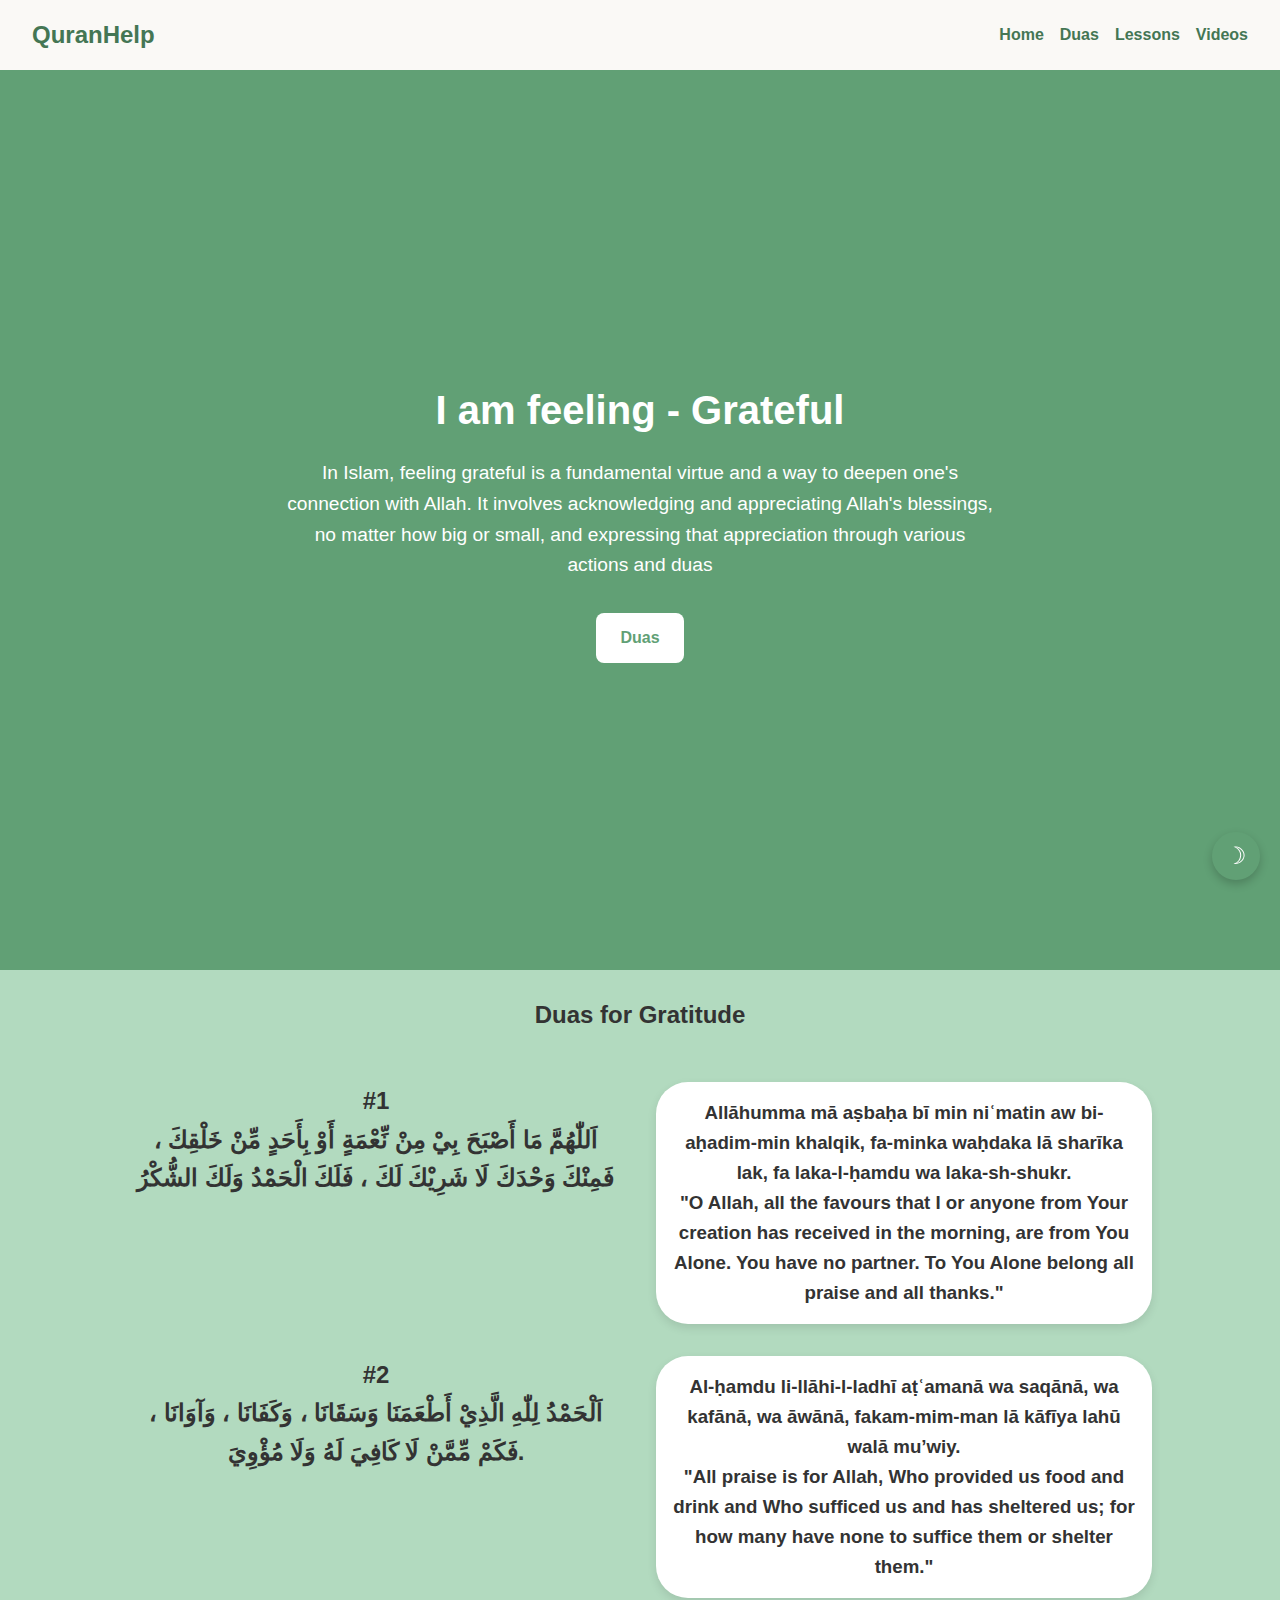
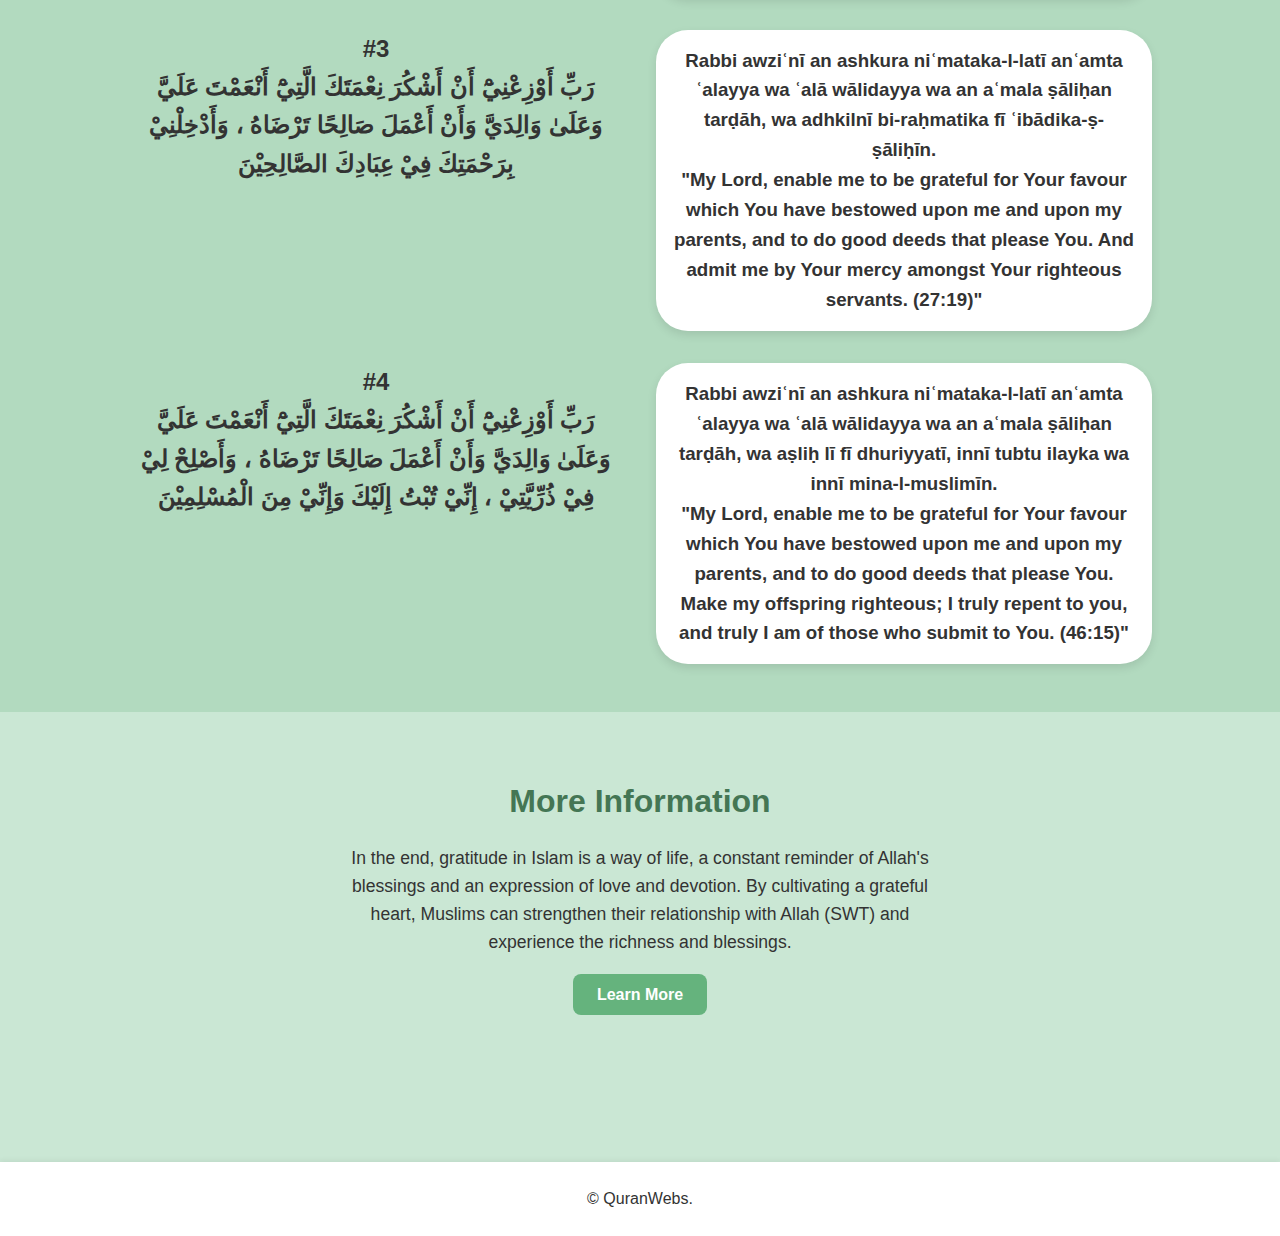
<file: grateful.html>
<!DOCTYPE html>
<html lang="en">
<head>
  <meta charset="UTF-8" />
  <meta name="viewport" content="width=device-width, initial-scale=1.0"/>
  <title>QuranHelp</title>
  <style>
    /* Root Variables */
    :root {
      --primary: #61a075;
      --darkgreen: #447654;
      --bg: #b2dabf;
      --text: #333;
      --white: #fff;
      --bars: #FAF9F6;
    }

    html {
      scroll-behavior: smooth;
    }

    * {
      margin: 0;
      padding: 0;
      box-sizing: border-box;
    }

    body {
      font-family: 'Segoe UI', sans-serif;
      background-color: var(--bg);
      color: var(--text);
      line-height: 1.6;
    }

    /* Navbar */
    .navbar {
      display: flex;
      justify-content: space-between;
      align-items: center;
      background: var(--bars);
      padding: 1rem 2rem;
      box-shadow: 0 2px 5px rgba(0,0,0,0.1);
    }

    .logo {
      font-size: 1.5rem;
      font-weight: bold;
      color: var(--darkgreen);
    }

    .nav-links {
      list-style: none;
      display: flex;
      gap: 1rem;
    }

    .nav-links li a {
      text-decoration: none;
      color: var(--darkgreen);
      font-weight: 500;
    }

    /* Hamburger menu for small screens */
    .menu-toggle {
      display: none;
      font-size: 1.5rem;
      background: none;
      border: none;
      color: var(--primary);
      cursor: pointer;
    }

    /* Hero Section */
    .hero {
      height: 100vh;
      display: flex;
      flex-direction: column;
      justify-content: center;
      align-items: center;
      padding: 0 2rem;
      background: var(--primary);
      color: var(--white);
      text-align: center;
    }

    .hero h1 {
      font-size: 2.5rem;
      margin-bottom: 1rem;
    }

    .hero p {
      font-size: 1.2rem;
      margin-bottom: 2rem;
    }

    .btn {
      background: var(--white);
      color: var(--primary);
      padding: 0.75rem 1.5rem;
      border-radius: 8px;
      text-decoration: none;
      font-weight: bold;
    }

    /* Features Grid */
    .features {
      display: grid;
      grid-template-columns: repeat(auto-fit, minmax(400px, 1fr));
      gap: 2rem;
      padding: 3rem 10%;
    }

    /* Feature Cards */
    .feature-card {
      background: var(--white);
      padding: 1rem;
      border-radius: 2rem;
      box-shadow: 0 4px 10px rgba(0,0,0,0.1);
      transition: transform 0.3s ease;
      text-align: center;
    }

    /* Custom Section */
    .custom-section {
      height: 50vh;
      background: #cae7d4;
      padding: 4rem 2rem;
      text-align: center;
      color: var(--text);
    }

    .custom-section h2 {
      font-size: 2rem;
      margin-bottom: 1rem;
      color: var(--darkgreen);
    }

    .custom-section p {
      font-size: 1.1rem;
      max-width: 600px;
      margin: 0 auto;
      line-height: 1.6;
    }

    .hover-button {
      background-color: #65b37d;
      color: white;
      padding: 12px 24px;
      font-size: 16px;
      border: none;
      border-radius: 8px;
      cursor: pointer;
      text-decoration: none;
      transition: background-color 0.3s, transform 0.3s;
    }

    .hover-button:hover {
      transform: translateY(-5px);
    }

    /* Footer */
    footer {
      text-align: center;
      padding: 1.5rem;
      background: var(--white);
      color: var(--text);
      box-shadow: 0 -2px 5px rgba(0,0,0,0.05);
    }

    /* Dark Mode */
    body.dark-mode {
      --bg: #b9dae5;
      --text: #1a1a1a;
      --primary: #83acba;
      --white: #1e1e1e;
    }

    body.dark-mode .navbar,
    body.dark-mode footer {
      background: var(--white);
    }

    body.dark-mode .hero {
      background: var(--primary);
      color: var(--white);
    }

    body.dark-mode .feature-card {
      background: #b9dae5;
      color: var(--text);
    }

    /* Dark Mode Toggle Button */
    .dark-toggle {
      position: fixed;
      bottom: 20px;
      right: 20px;
      background: var(--primary);
      color: white;
      border: none;
      border-radius: 50%;
      width: 48px;
      height: 48px;
      font-size: 24px;
      cursor: pointer;
      z-index: 1000;
      box-shadow: 0 4px 10px rgba(0, 0, 0, 0.2);
      transition: background 0.3s ease, transform 0.3s ease;
    }

    .dark-toggle:hover {
      background: #4f46e5;
      transform: scale(1.1);
    }

    /* Responsive Navbar */
    @media (max-width: 768px) {
      .nav-links {
        flex-direction: column;
        display: none;
        position: absolute;
        top: 60px;
        right: 2rem;
        background: var(--white);
        padding: 1rem;
        box-shadow: 0 2px 10px rgba(0,0,0,0.1);
        border-radius: 0.5rem;
      }

      .nav-links.show {
        display: flex;
      }

      .menu-toggle {
        display: block;
      }
    }
  </style>
</head>
<body>
  <header>
    <nav class="navbar">
      <div class="logo">QuranHelp</div>
      <button class="menu-toggle" onclick="toggleMenu()">☰</button>
      <ul class="nav-links" id="navLinks">
        <li><a href="index.html"><b>Home</b></a></li>
        <li><a href="dua.html"><b>Duas</b></a></li>
        <li><a href="lessons.html"><b>Lessons</b></a></li>
        <li><a href="video.html"><b>Videos</b></a></li>
      </ul>
    </nav>
  </header>

  <section class="hero">
    <h1>I am feeling - Grateful</h1>
    <p>In Islam, feeling grateful is a fundamental virtue and a way to deepen one's <br>connection with Allah. It involves acknowledging and appreciating Allah's blessings,<br> no matter how big or small, and expressing that appreciation through various<br> actions and duas</p>
    <a href="#emotions" class="btn">Duas</a>
  </section>

  <br>
  <h2 id="emotions" style="text-align:center;">Duas for Gratitude</h2>
<section class="features">

  <h2 style="text-align:center;">#1 <br>اَللّٰهُمَّ مَا أَصْبَحَ بِيْ مِنْ نِّعْمَةٍ أَوْ بِأَحَدٍ مِّنْ خَلْقِكَ ، فَمِنْكَ وَحْدَكَ لَا شَرِيْكَ لَكَ ، فَلَكَ الْحَمْدُ وَلَكَ الشُّكْرُ</h2>
  <div class="feature-card">
    <h3 style="text-align:center;">
      Allāhumma mā aṣbaḥa bī min niʿmatin aw bi-aḥadim-min khalqik, fa-minka waḥdaka lā sharīka lak, fa laka-l-ḥamdu wa laka-sh-shukr.<br>
      "O Allah, all the favours that I or anyone from Your creation has received in the morning, are from You Alone. You have no partner. To You Alone belong all praise and all thanks."
    </h3>
  </div>

  <h2 style="text-align:center;">#2 <br>اَلْحَمْدُ لِلّٰهِ الَّذِيْ أَطْعَمَنَا وَسَقَانَا ، وَكَفَانَا ، وَآوَانَا ، فَكَمْ مِّمَّنْ لَا كَافِيَ لَهُ وَلَا مُؤْوِيَ.</h2>
  <div class="feature-card">
    <h3 style="text-align:center;">
      Al-ḥamdu li-llāhi-l-ladhī aṭʿamanā wa saqānā, wa kafānā, wa āwānā, fakam-mim-man lā kāfīya lahū walā mu’wiy.<br>
      "All praise is for Allah, Who provided us food and drink and Who sufficed us and has sheltered us; for how many have none to suffice them or shelter them."
    </h3>
  </div>

  <h2 style="text-align:center;">#3 <br>رَبِّ أَوْزِعْنِيْٓ أَنْ أَشْكُرَ نِعْمَتَكَ الَّتِيْٓ أَنْعَمْتَ عَلَيَّ وَعَلَىٰ وَالِدَيَّ وَأَنْ أَعْمَلَ صَالِحًا تَرْضَاهُ ، وَأَدْخِلْنِيْ بِرَحْمَتِكَ فِيْ عِبَادِكَ الصَّالِحِيْنَ</h2>
  <div class="feature-card">
    <h3 style="text-align:center;">
      Rabbi awziʿnī an ashkura niʿmataka-l-latī anʿamta ʿalayya wa ʿalā wālidayya wa an aʿmala ṣāliḥan tarḍāh, wa adhkilnī bi-raḥmatika fī ʿibādika-ṣ-ṣāliḥīn.<br>
      "My Lord, enable me to be grateful for Your favour which You have bestowed upon me and upon my parents, and to do good deeds that please You. And admit me by Your mercy amongst Your righteous servants. (27:19)"
    </h3>
  </div>

  <h2 style="text-align:center;">#4 <br>رَبِّ أَوْزِعْنِيْٓ أَنْ أَشْكُرَ نِعْمَتَكَ الَّتِيْٓ أَنْعَمْتَ عَلَيَّ وَعَلَىٰ وَالِدَيَّ وَأَنْ أَعْمَلَ صَالِحًا تَرْضَاهُ ، وَأَصْلِحْ لِيْ فِيْ ذُرِّيَّتِيْ ، إِنِّيْ تُبْتُ إِلَيْكَ وَإِنِّيْ مِنَ الْمُسْلِمِيْنَ</h2>
  <div class="feature-card">
    <h3 style="text-align:center;">
      Rabbi awziʿnī an ashkura niʿmataka-l-latī anʿamta ʿalayya wa ʿalā wālidayya wa an aʿmala ṣāliḥan tarḍāh, wa aṣliḥ lī fī dhuriyyatī, innī tubtu ilayka wa innī mina-l-muslimīn.<br>
      "My Lord, enable me to be grateful for Your favour which You have bestowed upon me and upon my parents, and to do good deeds that please You. Make my offspring righteous; I truly repent to you, and truly I am of those who submit to You. (46:15)"
    </h3>
  </div>

</section>

  <!-- New Custom Section -->
  <section class="custom-section">
    <div class="custom-content">
      <h2>More Information</h2>
      <p>In the end, gratitude in Islam is a way of life, a constant reminder of Allah's blessings and an expression of love and devotion. By cultivating a grateful heart, Muslims can strengthen their relationship with Allah (SWT) and experience the richness and blessings. </p>
      <br>
<a href="video.html" class="hover-button"><b>Learn More</b></a>
    </div>
  </section>

  <footer>
    <p>© QuranWebs.</p>
  </footer>

  <button class="dark-toggle" onclick="toggleDarkMode()" aria-label="Toggle dark mode">☽</button>

  <script>
    function toggleMenu() {
      const nav = document.getElementById("navLinks");
      nav.classList.toggle("show");
    }

    function toggleDarkMode() {
      document.body.classList.toggle("dark-mode");
      const theme = document.body.classList.contains("dark-mode") ? "dark" : "light";
      localStorage.setItem("theme", theme);
    }

    window.addEventListener("DOMContentLoaded", () => {
      const savedTheme = localStorage.getItem("theme");
      if (savedTheme === "dark") {
        document.body.classList.add("dark-mode");
      }
    });
  </script>
</body>
</html>
</file>
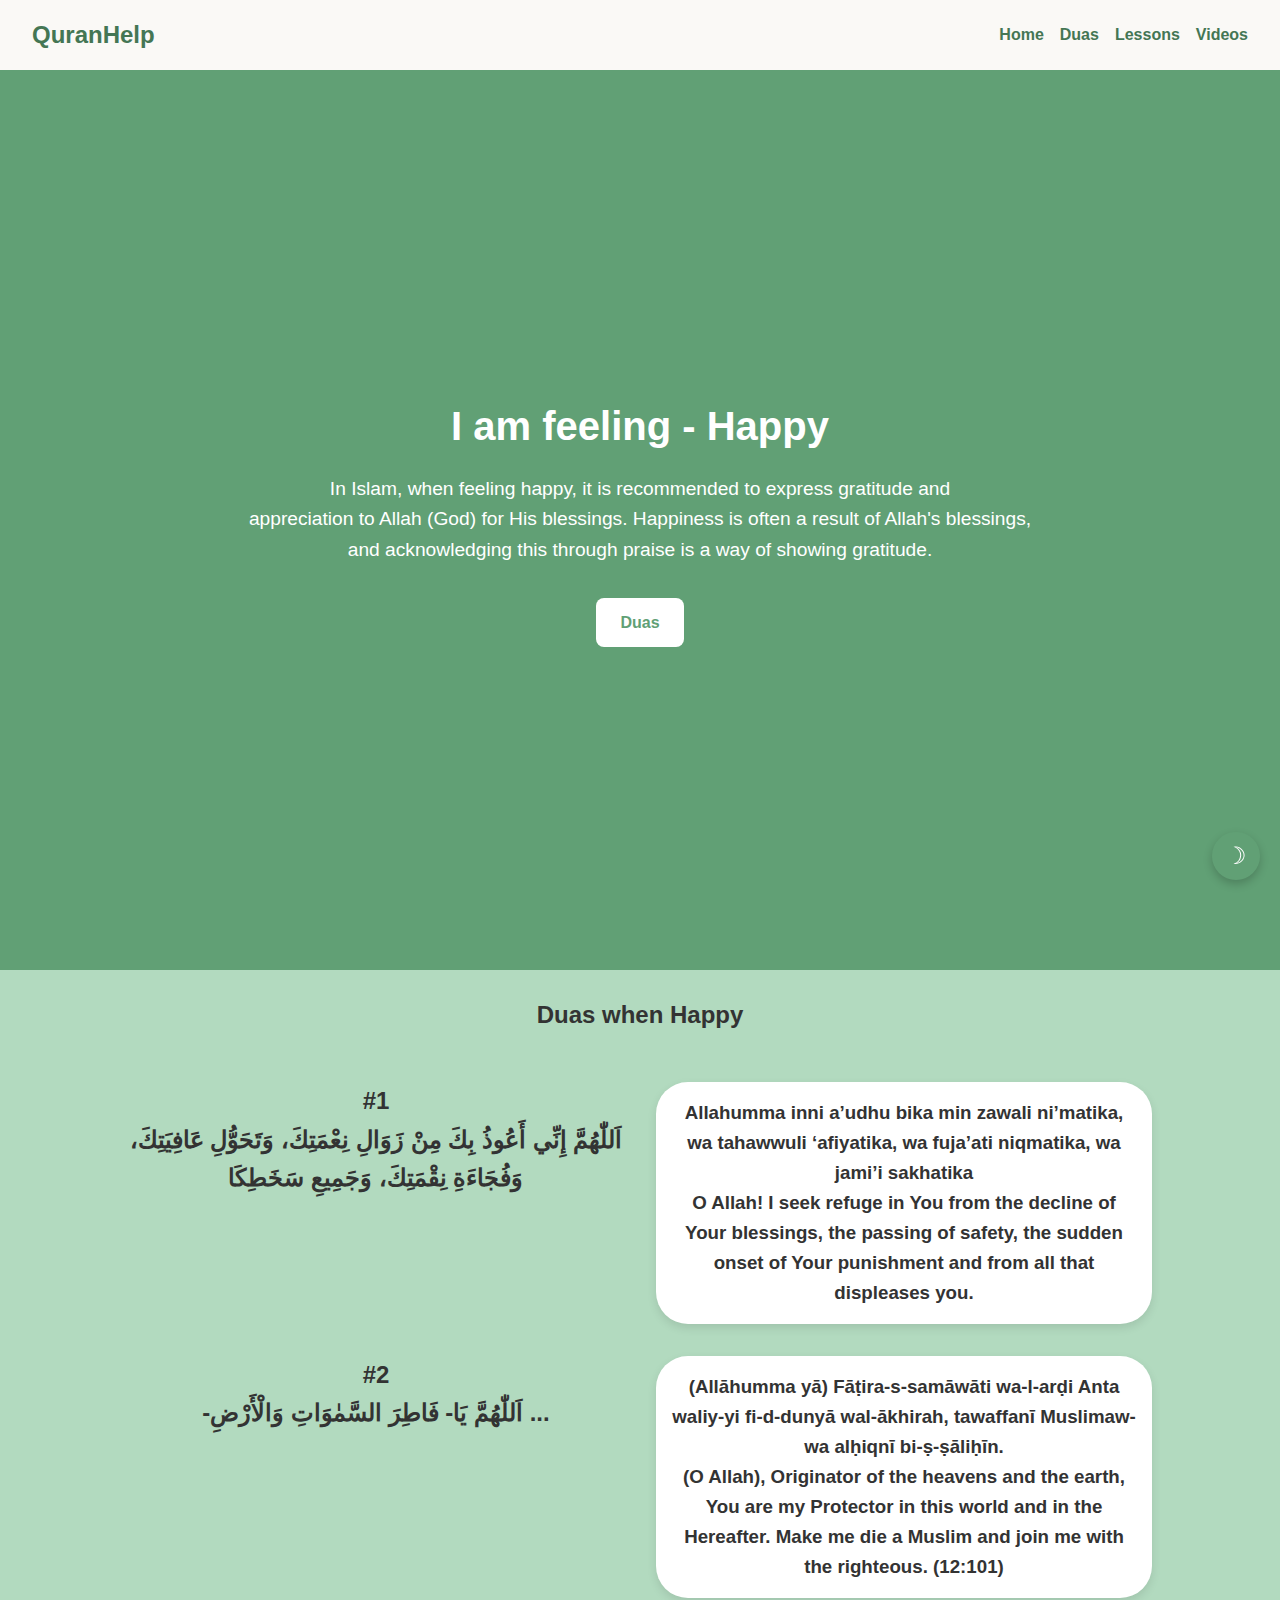
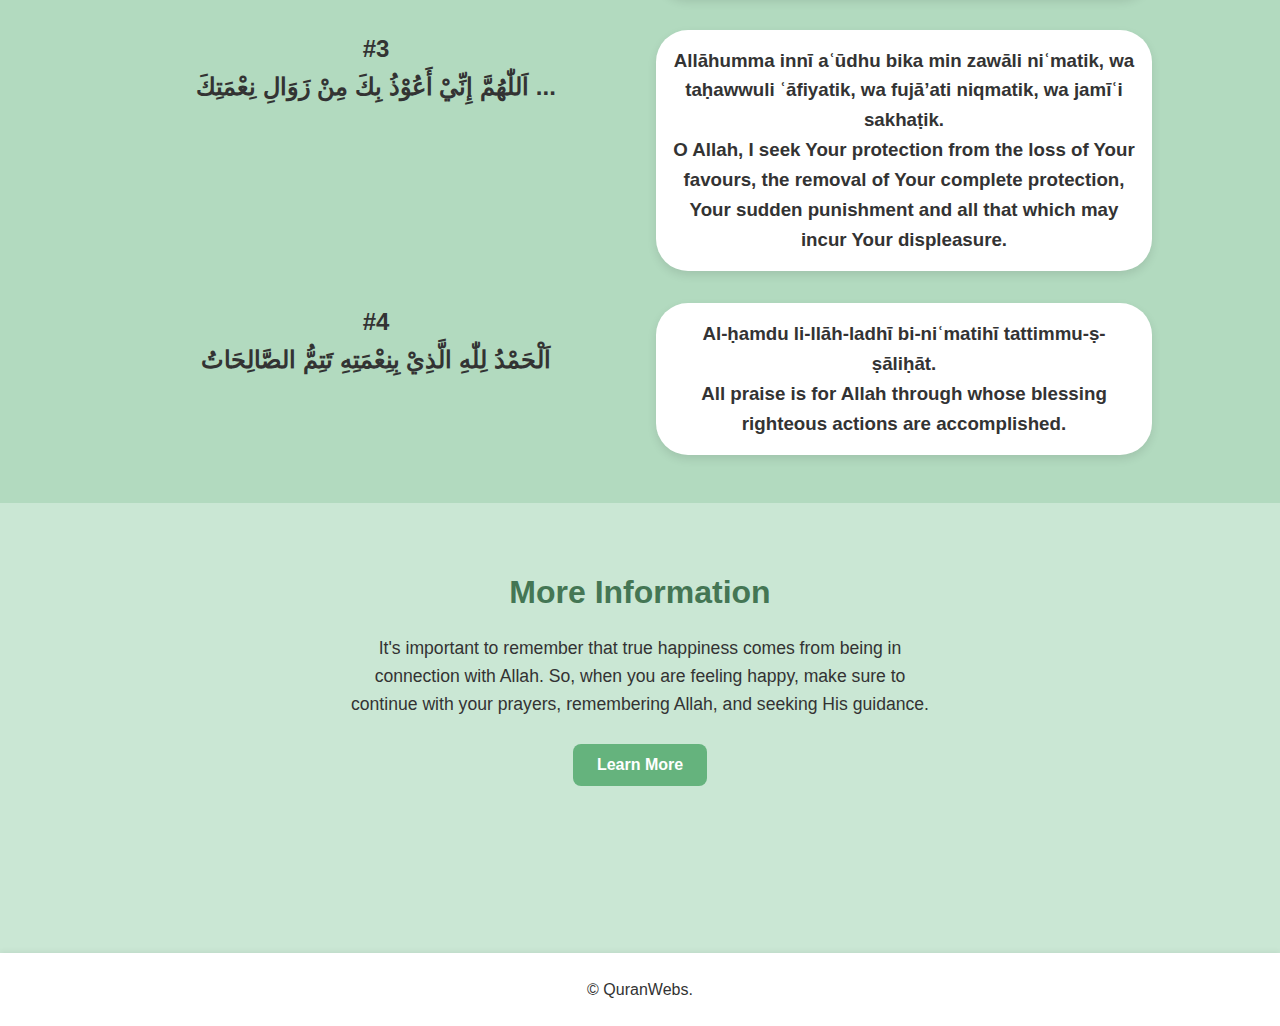
<file: happy.html>
<!DOCTYPE html>
<html lang="en">
<head>
  <meta charset="UTF-8" />
  <meta name="viewport" content="width=device-width, initial-scale=1.0" />
  <title>Happy</title>
  <link rel="icon" href="favicon.ico" type="image/x-icon">
  <style>
    :root {
      --primary: #61a075;
      --darkgreen: #447654;
      --bg: #b2dabf;
      --text: #333;
      --white: #fff;
      --bars: #FAF9F6;
    }

    html {
      scroll-behavior: smooth;
    }

    * {
      margin: 0;
      padding: 0;
      box-sizing: border-box;
    }

    body {
      font-family: 'Segoe UI', sans-serif;
      background-color: var(--bg);
      color: var(--text);
      line-height: 1.6;
    }

    .navbar {
      display: flex;
      justify-content: space-between;
      align-items: center;
      background: var(--bars);
      padding: 1rem 2rem;
      box-shadow: 0 2px 5px rgba(0,0,0,0.1);
    }

    .logo {
      font-size: 1.5rem;
      font-weight: bold;
      color: var(--darkgreen);
    }

    .nav-links {
      list-style: none;
      display: flex;
      gap: 1rem;
    }

    .nav-links li a {
      text-decoration: none;
      color: var(--darkgreen);
      font-weight: 500;
    }

    .menu-toggle {
      display: none;
      font-size: 1.5rem;
      background: none;
      border: none;
      color: var(--primary);
      cursor: pointer;
    }

    .hero {
      height: 100vh;
      display: flex;
      flex-direction: column;
      justify-content: center;
      align-items: center;
      padding: 0 2rem;
      background: var(--primary);
      color: var(--white);
      text-align: center;
    }

    .hero h1 {
      font-size: 2.5rem;
      margin-bottom: 1rem;
    }

    .hero p {
      font-size: 1.2rem;
      margin-bottom: 2rem;
    }

    .btn {
      background: var(--white);
      color: var(--primary);
      padding: 0.75rem 1.5rem;
      border-radius: 8px;
      text-decoration: none;
      font-weight: bold;
    }

    .features {
      display: grid;
      grid-template-columns: repeat(auto-fit, minmax(400px, 1fr));
      gap: 2rem;
      padding: 3rem 10%;
    }

    .feature-card {
      background: var(--white);
      padding: 1rem;
      border-radius: 2rem;
      box-shadow: 0 4px 10px rgba(0,0,0,0.1);
      transition: transform 0.3s ease;
      text-align: center;
    }

    .custom-section {
      height: 50vh;
      background: #cae7d4;
      padding: 4rem 2rem;
      text-align: center;
      color: var(--text);
    }

    .custom-section h2 {
      font-size: 2rem;
      margin-bottom: 1rem;
      color: var(--darkgreen);
    }

    .custom-section p {
      font-size: 1.1rem;
      max-width: 600px;
      margin: 0 auto;
      line-height: 1.6;
    }

    .hover-button {
      background-color: #65b37d;
      color: white;
      padding: 12px 24px;
      font-size: 16px;
      border: none;
      border-radius: 8px;
      cursor: pointer;
      transition: background-color 0.3s, transform 0.3s;
    }

    .hover-button:hover {
      transform: translateY(-5px);
    }

    footer {
      text-align: center;
      padding: 1.5rem;
      background: var(--white);
      color: var(--text);
      box-shadow: 0 -2px 5px rgba(0,0,0,0.05);
    }

    body.dark-mode {
      --bg: #b9dae5;
      --text: #1a1a1a;
      --primary: #83acba;
      --white: #1e1e1e;
    }

    body.dark-mode .navbar,
    body.dark-mode footer {
      background: var(--white);
    }

    body.dark-mode .hero {
      background: var(--primary);
      color: var(--white);
    }

    body.dark-mode .feature-card {
      background: #b9dae5;
      color: var(--text);
    }

    .dark-toggle {
      position: fixed;
      bottom: 20px;
      right: 20px;
      background: var(--primary);
      color: white;
      border: none;
      border-radius: 50%;
      width: 48px;
      height: 48px;
      font-size: 24px;
      cursor: pointer;
      z-index: 1000;
      box-shadow: 0 4px 10px rgba(0, 0, 0, 0.2);
      transition: background 0.3s ease, transform 0.3s ease;
    }

    .dark-toggle:hover {
      background: #4f46e5;
      transform: scale(1.1);
    }

    @media (max-width: 768px) {
      .nav-links {
        flex-direction: column;
        display: none;
        position: absolute;
        top: 60px;
        right: 2rem;
        background: var(--white);
        padding: 1rem;
        box-shadow: 0 2px 10px rgba(0,0,0,0.1);
        border-radius: 0.5rem;
      }

      .nav-links.show {
        display: flex;
      }

      .menu-toggle {
        display: block;
      }
    }
  </style>
</head>
<body>
  <header>
    <nav class="navbar">
      <div class="logo">QuranHelp</div>
      <button class="menu-toggle" onclick="toggleMenu()">☰</button>
      <ul class="nav-links" id="navLinks">
        <li><a href="index.html"><b>Home</b></a></li>
        <li><a href="dua.html"><b>Duas</b></a></li>
        <li><a href="lessons.html"><b>Lessons</b></a></li>
        <li><a href="video.html"><b>Videos</b></a></li>
      </ul>
    </nav>
  </header>

  <section class="hero">
    <h1>I am feeling - Happy</h1>
    <p>In Islam, when feeling happy, it is recommended to express gratitude and <br> appreciation to Allah (God) for His blessings. Happiness is often a result of Allah's blessings, <br> and acknowledging this through praise is a way of showing gratitude.</p>
    <a href="#emotions" class="btn">Duas</a>
  </section>

  <br>
  <h2 id="emotions" style="text-align:center;"> Duas when Happy</h2>
  <section class="features">
    <!-- Dua #1 -->
    <h2 style="text-align:center;">#1 <br>اَللّٰهُمَّ إِنِّي أَعُوذُ بِكَ مِنْ زَوَالِ نِعْمَتِكَ، وَتَحَوُّلِ عَافِيَتِكَ، وَفُجَاءَةِ نِقْمَتِكَ، وَجَمِيعِ سَخَطِكَا</h2>
    <div class="feature-card">
      <h3>
        Allahumma inni a’udhu bika min zawali ni’matika, wa tahawwuli ‘afiyatika, wa fuja’ati niqmatika, wa jami’i sakhatika<br>
        O Allah! I seek refuge in You from the decline of Your blessings, the passing of safety, the sudden onset of Your punishment and from all that displeases you.
      </h3>
    </div>

    <!-- Dua #2 -->
    <h2 style="text-align:center;">#2 <br>-اَللّٰهُمَّ يَا- فَاطِرَ السَّمٰوَاتِ وَالْأَرْضِ ...</h2>
    <div class="feature-card">
      <h3>
        (Allāhumma yā) Fāṭira-s-samāwāti wa-l-arḍi Anta waliy-yi fi-d-dunyā wal-ākhirah, tawaffanī Muslimaw-wa alḥiqnī bi-ṣ-ṣāliḥīn.<br>
        (O Allah), Originator of the heavens and the earth, You are my Protector in this world and in the Hereafter. Make me die a Muslim and join me with the righteous. (12:101)
      </h3>
    </div>

    <!-- Dua #3 -->
    <h2 style="text-align:center;">#3 <br>اَللّٰهُمَّ إِنِّيْ أَعُوْذُ بِكَ مِنْ زَوَالِ نِعْمَتِكَ ...</h2>
    <div class="feature-card">
      <h3>
        Allāhumma innī aʿūdhu bika min zawāli niʿmatik, wa taḥawwuli ʿāfiyatik, wa fujā’ati niqmatik, wa jamīʿi sakhaṭik.<br>
        O Allah, I seek Your protection from the loss of Your favours, the removal of Your complete protection, Your sudden punishment and all that which may incur Your displeasure.
      </h3>
    </div>

    <!-- Dua #4 -->
    <h2 style="text-align:center;">#4 <br>اَلْحَمْدُ لِلّٰهِ الَّذِيْ بِنِعْمَتِهِ تَتِمُّ الصَّالِحَاتُ</h2>
    <div class="feature-card">
      <h3>
        Al-ḥamdu li-llāh-ladhī bi-niʿmatihī tattimmu-ṣ-ṣāliḥāt.<br>
        All praise is for Allah through whose blessing righteous actions are accomplished.
      </h3>
    </div>
  </section>

  <section class="custom-section">
    <div class="custom-content">
      <h2>More Information</h2>
      <p>It's important to remember that true happiness comes from being in connection with Allah. So, when you are feeling happy, make sure to continue with your prayers, remembering Allah, and seeking His guidance. </p>
      <br>
      <button class="hover-button"><b>Learn More</b></button>
    </div>
  </section>

  <footer>
    <p>© QuranWebs.</p>
  </footer>

  <button class="dark-toggle" onclick="toggleDarkMode()" aria-label="Toggle dark mode">☽</button>

  <script>
    function toggleMenu() {
      const nav = document.getElementById("navLinks");
      nav.classList.toggle("show");
    }

    function toggleDarkMode() {
      document.body.classList.toggle("dark-mode");
      const theme = document.body.classList.contains("dark-mode") ? "dark" : "light";
      localStorage.setItem("theme", theme);
    }

    window.addEventListener("DOMContentLoaded", () => {
      const savedTheme = localStorage.getItem("theme");
      if (savedTheme === "dark") {
        document.body.classList.add("dark-mode");
      }
    });
  </script>
</body>
</html>
</file>
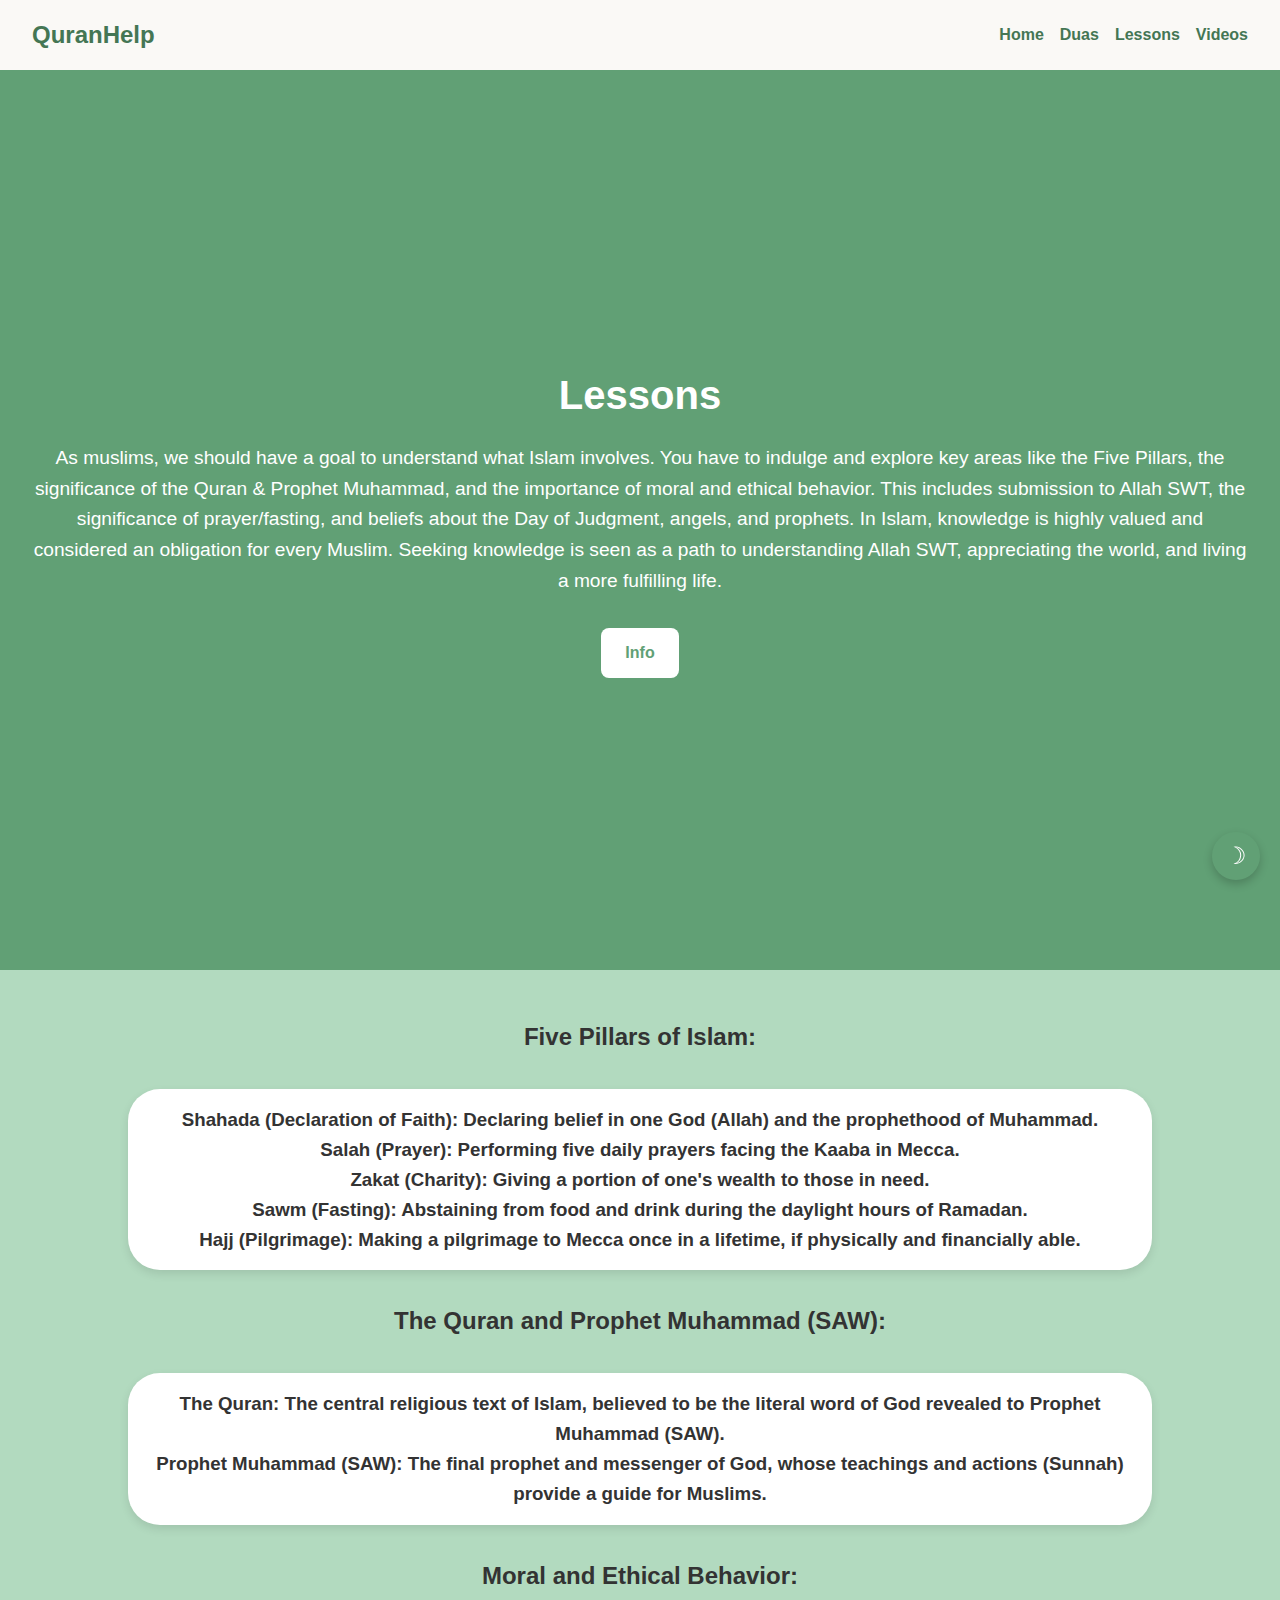
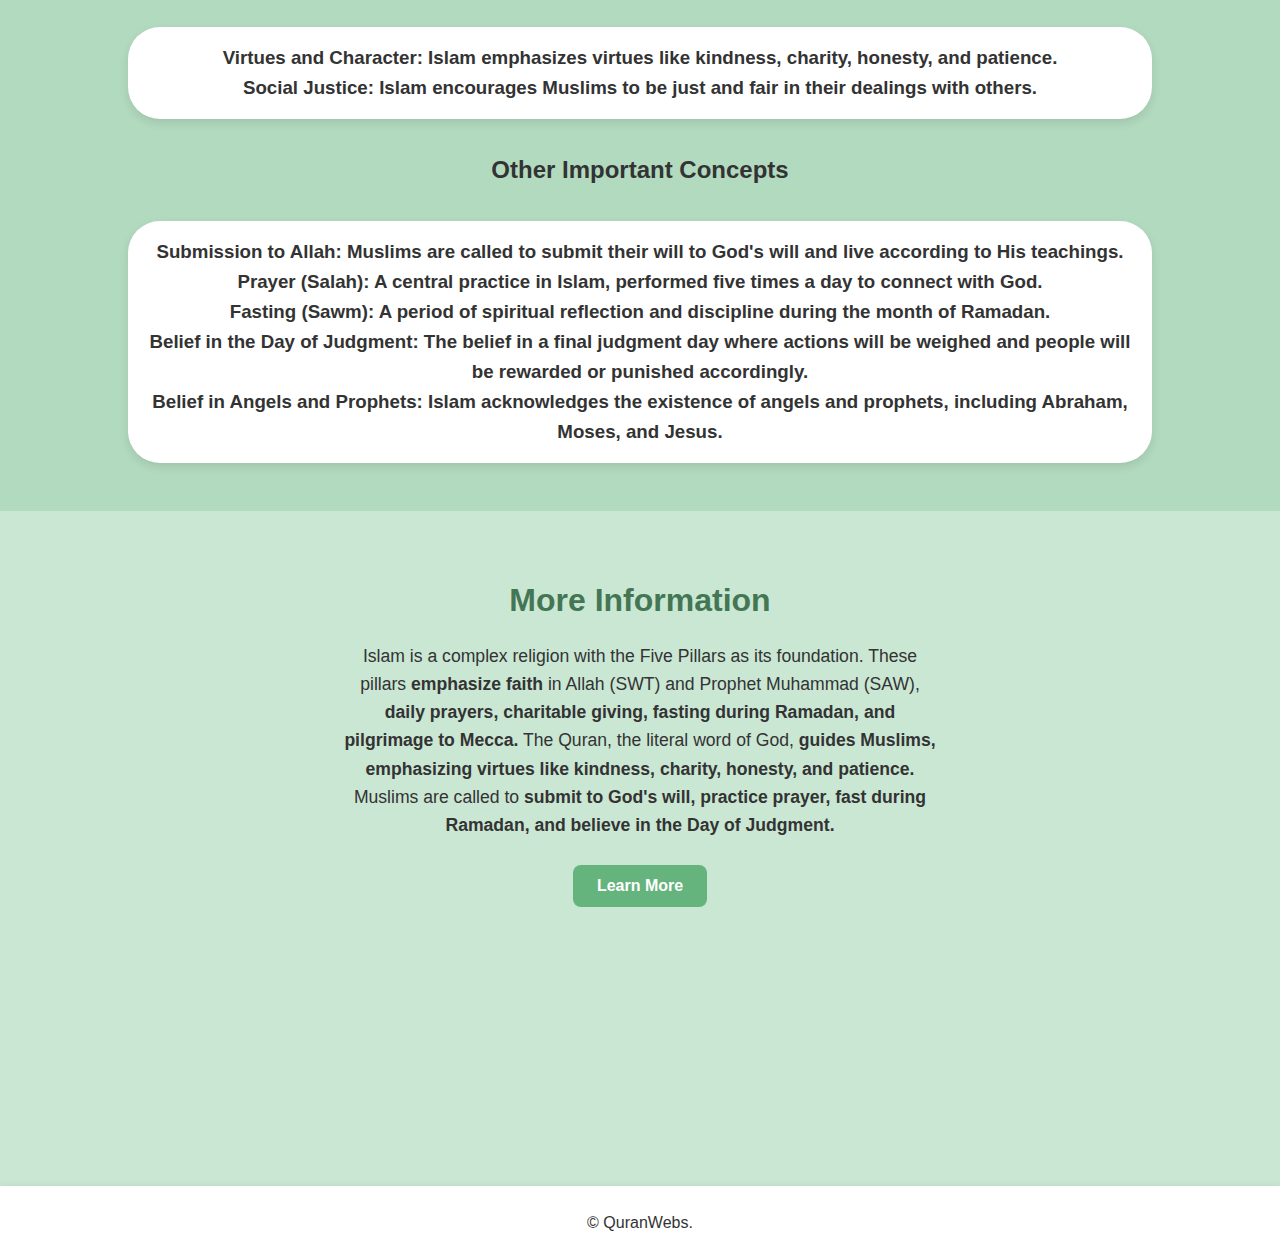
<file: lessons.html>
<!DOCTYPE html>
<html lang="en">
<head>
  <meta charset="UTF-8" />
  <meta name="viewport" content="width=device-width, initial-scale=1.0" />
  <title>Quran</title>
  <style>
    :root {
      --primary: #61a075;
      --darkgreen: #447654;
      --bg: #b2dabf;
      --text: #333;
      --white: #fff;
      --bars: #FAF9F6;
    }

    html {
      scroll-behavior: smooth;
    }

    * {
      margin: 0;
      padding: 0;
      box-sizing: border-box;
    }

    body {
      font-family: 'Segoe UI', sans-serif;
      background-color: var(--bg);
      color: var(--text);
      line-height: 1.6;
    }

    .navbar {
      display: flex;
      justify-content: space-between;
      align-items: center;
      background: var(--bars);
      padding: 1rem 2rem;
      box-shadow: 0 2px 5px rgba(0,0,0,0.1);
    }

    .logo {
      font-size: 1.5rem;
      font-weight: bold;
      color: var(--darkgreen);
    }

    .nav-links {
      list-style: none;
      display: flex;
      gap: 1rem;
    }

    .nav-links li a {
      text-decoration: none;
      color: var(--darkgreen);
      font-weight: 500;
    }

    .menu-toggle {
      display: none;
      font-size: 1.5rem;
      background: none;
      border: none;
      color: var(--primary);
      cursor: pointer;
    }

    .hero {
      height: 100vh;
      display: flex;
      flex-direction: column;
      justify-content: center;
      align-items: center;
      padding: 0 2rem;
      background: var(--primary);
      color: var(--white);
      text-align: center;
    }

    .hero h1 {
      font-size: 2.5rem;
      margin-bottom: 1rem;
    }

    .hero p {
      font-size: 1.2rem;
      margin-bottom: 2rem;
    }

    .btn {
      background: var(--white);
      color: var(--primary);
      padding: 0.75rem 1.5rem;
      border-radius: 8px;
      text-decoration: none;
      font-weight: bold;
    }

    .features {
      display: grid;
      grid-template-columns: repeat(auto-fit, minmax(700px, 1fr));
      gap: 2rem;
      padding: 3rem 10%;
    }

    .feature-card {
      background: var(--white);
      padding: 1rem;
      border-radius: 2rem;
      box-shadow: 0 4px 10px rgba(0,0,0,0.1);
      transition: transform 0.3s ease;
      text-align: center;
    }

    .custom-section {
      height: 75vh;
      background: #cae7d4;
      padding: 4rem 2rem;
      text-align: center;
      color: var(--text);
    }

    .custom-section h2 {
      font-size: 2rem;
      margin-bottom: 1rem;
      color: var(--darkgreen);
    }

    .custom-section p {
      font-size: 1.1rem;
      max-width: 600px;
      margin: 0 auto;
      line-height: 1.6;
    }

    .hover-button {
      background-color: #65b37d;
      color: white;
      padding: 12px 24px;
      font-size: 16px;
      border: none;
      border-radius: 8px;
      cursor: pointer;
      transition: background-color 0.3s, transform 0.3s;
    }

    .hover-button:hover {
      transform: translateY(-5px);
    }

    footer {
      text-align: center;
      padding: 1.5rem;
      background: var(--white);
      color: var(--text);
      box-shadow: 0 -2px 5px rgba(0,0,0,0.05);
    }

    body.dark-mode {
      --bg: #b9dae5;
      --text: #1a1a1a;
      --primary: #83acba;
      --white: #1e1e1e;
    }

    body.dark-mode .navbar,
    body.dark-mode footer {
      background: var(--white);
    }

    body.dark-mode .hero {
      background: var(--primary);
      color: var(--white);
    }

    body.dark-mode .feature-card {
      background: #b9dae5;
      color: var(--text);
    }

    .dark-toggle {
      position: fixed;
      bottom: 20px;
      right: 20px;
      background: var(--primary);
      color: white;
      border: none;
      border-radius: 50%;
      width: 48px;
      height: 48px;
      font-size: 24px;
      cursor: pointer;
      z-index: 1000;
      box-shadow: 0 4px 10px rgba(0, 0, 0, 0.2);
      transition: background 0.3s ease, transform 0.3s ease;
    }

    .dark-toggle:hover {
      background: #4f46e5;
      transform: scale(1.1);
    }

    @media (max-width: 768px) {
      .nav-links {
        flex-direction: column;
        display: none;
        position: absolute;
        top: 60px;
        right: 2rem;
        background: var(--white);
        padding: 1rem;
        box-shadow: 0 2px 10px rgba(0,0,0,0.1);
        border-radius: 0.5rem;
      }

      .nav-links.show {
        display: flex;
      }

      .menu-toggle {
        display: block;
      }
    }
  </style>
</head>
<body>
  <header>
    <nav class="navbar">
      <div class="logo">QuranHelp</div>
      <button class="menu-toggle" onclick="toggleMenu()">☰</button>
      <ul class="nav-links" id="navLinks">
        <li><a href="index.html"><b>Home</b></a></li>
        <li><a href="dua.html"><b>Duas</b></a></li>
        <li><a href="lessons.html"><b>Lessons</b></a></li>
        <li><a href="video.html"><b>Videos</b></a></li>
      </ul>
    </nav>
  </header>

  <section class="hero">
    <h1>Lessons</h1>
    <p>As muslims, we should have a goal to understand what Islam involves. You have to indulge and explore key areas like the Five Pillars, the significance of the Quran & Prophet Muhammad, and the importance of moral and ethical behavior. This includes submission to Allah SWT, the significance of prayer/fasting, and beliefs about the Day of Judgment, angels, and prophets. In Islam, knowledge is highly valued and considered an obligation for every Muslim. Seeking knowledge is seen as a path to understanding Allah SWT, appreciating the world, and living a more fulfilling life.</p>
    <a href="#emotions" class="btn">Info</a>
  </section>

<section id="emotions" class="features">
    <h2 style="text-align:center;">Five Pillars of Islam:</h2>
    <div class="feature-card"><h3 style="text-align:center;">
      Shahada (Declaration of Faith): Declaring belief in one God (Allah) and the prophethood of Muhammad. <br>
      Salah (Prayer): Performing five daily prayers facing the Kaaba in Mecca. <br>
      Zakat (Charity): Giving a portion of one's wealth to those in need. <br>
      Sawm (Fasting): Abstaining from food and drink during the daylight hours of Ramadan. <br> 
      Hajj (Pilgrimage): Making a pilgrimage to Mecca once in a lifetime, if physically and financially able.
    </h3></div>

    <h2 style="text-align:center;">The Quran and Prophet Muhammad (SAW):</h2>
    <div class="feature-card"><h3 style="text-align:center;">
      The Quran: The central religious text of Islam, believed to be the literal word of God revealed to Prophet Muhammad (SAW).<br>
      Prophet Muhammad (SAW): The final prophet and messenger of God, whose teachings and actions (Sunnah) provide a guide for Muslims.
    </h3></div>

    <h2 style="text-align:center;">Moral and Ethical Behavior:</h2>
    <div class="feature-card"><h3 style="text-align:center;">
      Virtues and Character: Islam emphasizes virtues like kindness, charity, honesty, and patience. <br>
      Social Justice: Islam encourages Muslims to be just and fair in their dealings with others.
    </h3></div>

    <h2 style="text-align:center;">Other Important Concepts</h2>
    <div class="feature-card"><h3 style="text-align:center;">
      Submission to Allah: Muslims are called to submit their will to God's will and live according to His teachings. <br>
      Prayer (Salah): A central practice in Islam, performed five times a day to connect with God. <br>
      Fasting (Sawm): A period of spiritual reflection and discipline during the month of Ramadan. <br>
      Belief in the Day of Judgment: The belief in a final judgment day where actions will be weighed and people will be rewarded or punished accordingly. <br>
      Belief in Angels and Prophets: Islam acknowledges the existence of angels and prophets, including Abraham, Moses, and Jesus.
    </h3></div>
  </section>

  <section class="custom-section">
    <div class="custom-content">
      <h2>More Information</h2>
      <p>Islam is a complex religion with the Five Pillars as its foundation. These pillars <b>emphasize faith</b> in Allah (SWT) and Prophet Muhammad (SAW), <b>daily prayers, charitable giving, fasting during Ramadan, and pilgrimage to Mecca.</b> The Quran, the literal word of God, <b>guides Muslims, emphasizing virtues like kindness, charity, honesty, and patience.</b> Muslims are called to <b>submit to God's will, practice prayer, fast during Ramadan, and believe in the Day of Judgment.</b></p>
      <br>
      <button class="hover-button"><b>Learn More</b></button>
    </div>
  </section>

  <footer>
    <p>© QuranWebs.</p>
  </footer>

  <button class="dark-toggle" onclick="toggleDarkMode()" aria-label="Toggle dark mode">☽</button>

  <script>
    function toggleMenu() {
      const nav = document.getElementById("navLinks");
      nav.classList.toggle("show");
    }

    function toggleDarkMode() {
      document.body.classList.toggle("dark-mode");
      const theme = document.body.classList.contains("dark-mode") ? "dark" : "light";
      localStorage.setItem("theme", theme);
    }

    window.addEventListener("DOMContentLoaded", () => {
      const savedTheme = localStorage.getItem("theme");
      if (savedTheme === "dark") {
        document.body.classList.add("dark-mode");
      }
    });
  </script>
</body>
</html>
</file>
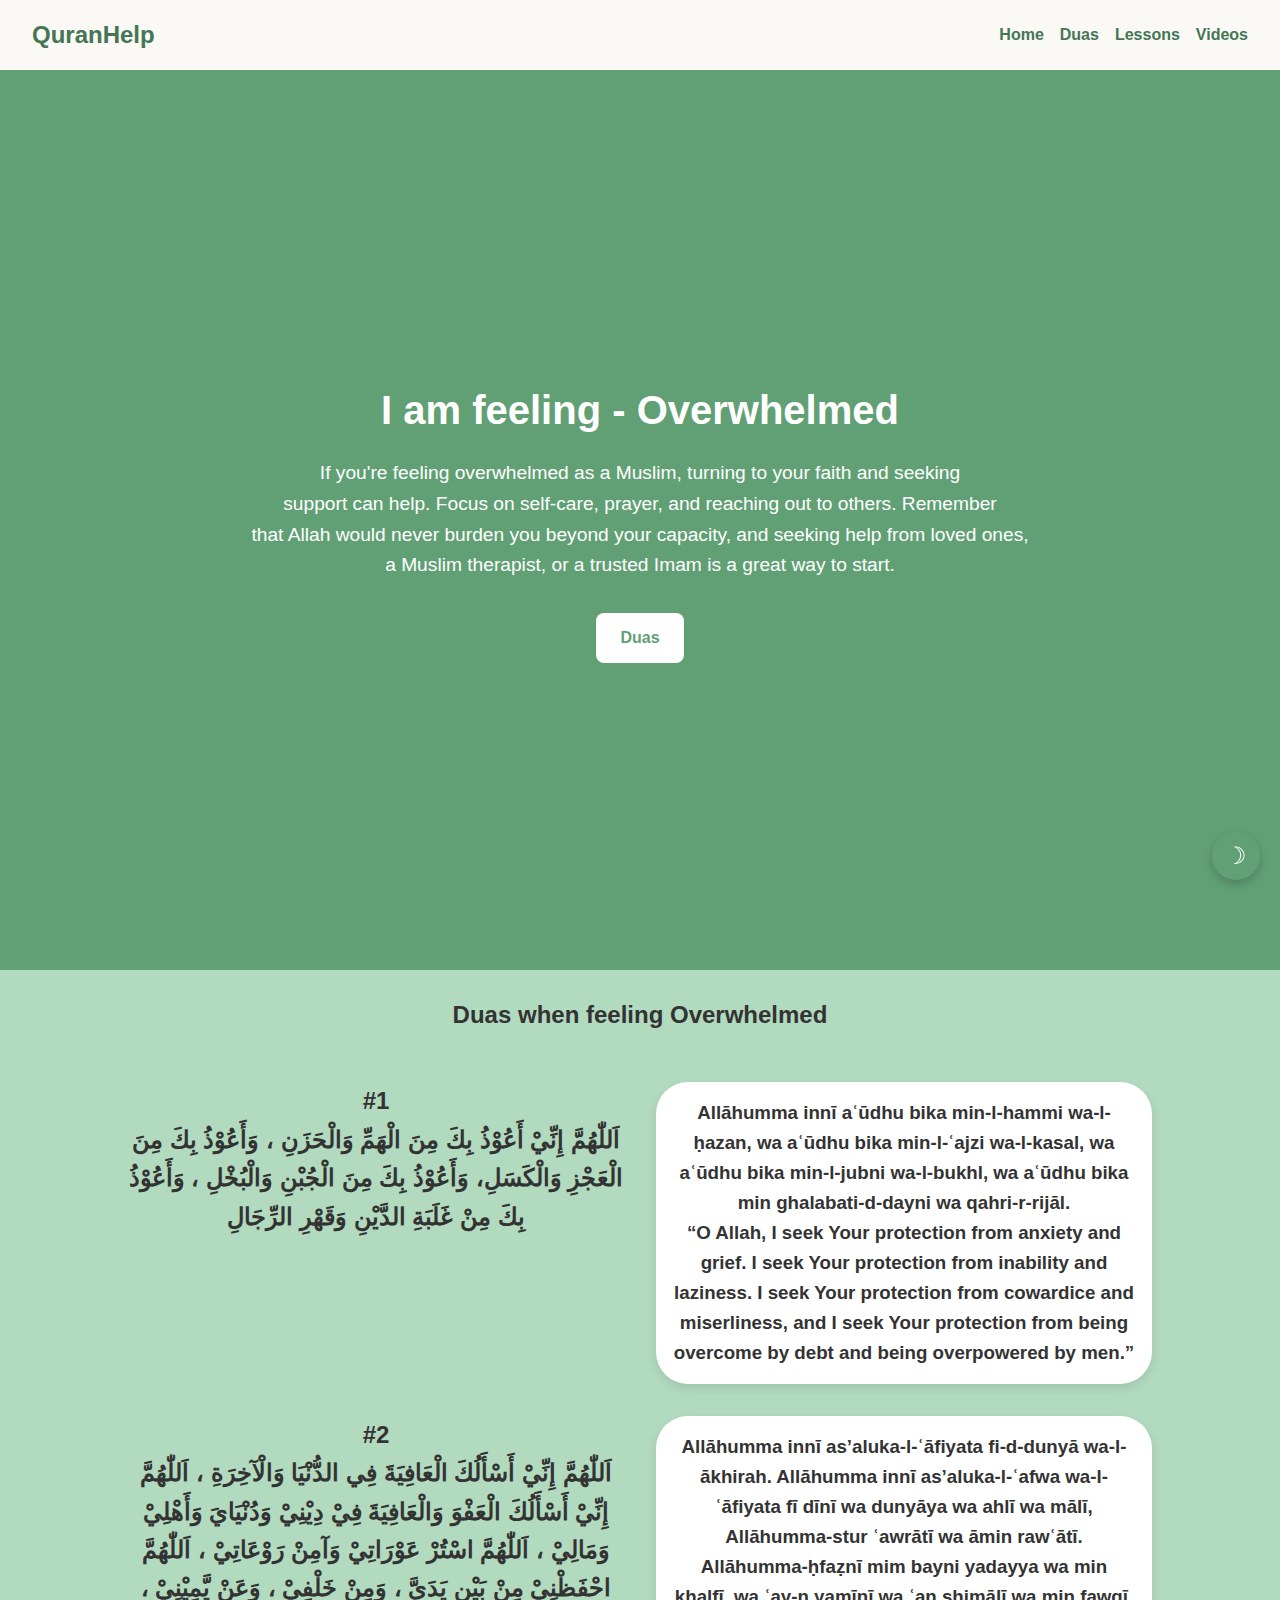
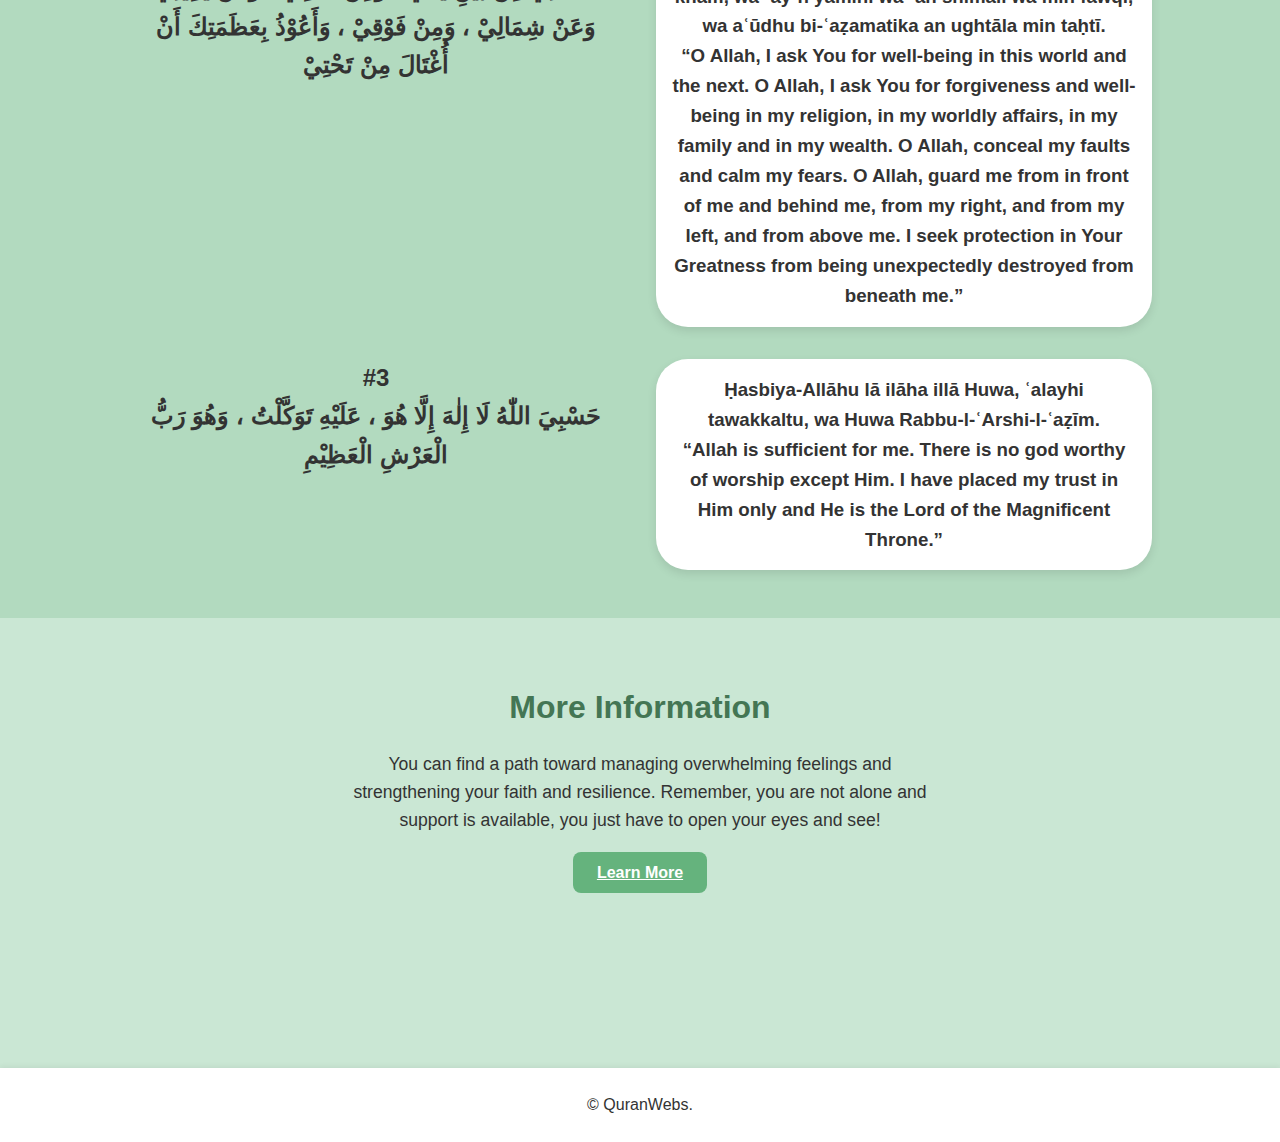
<file: overwhelmed.html>
<!DOCTYPE html>
<html lang="en">
<head>
  <meta charset="UTF-8" />
  <meta name="viewport" content="width=device-width, initial-scale=1.0"/>
  <title>Overwhelmed</title>
  <link rel="icon" href="favicon.ico" type="image/x-icon">
  <style>
    :root {
      --primary: #61a075;
      --darkgreen: #447654;
      --bg: #b2dabf;
      --text: #333;
      --white: #fff;
      --bars: #FAF9F6;
    }

    html {
      scroll-behavior: smooth;
    }

    * {
      margin: 0;
      padding: 0;
      box-sizing: border-box;
    }

    body {
      font-family: 'Segoe UI', sans-serif;
      background-color: var(--bg);
      color: var(--text);
      line-height: 1.6;
    }

    .navbar {
      display: flex;
      justify-content: space-between;
      align-items: center;
      background: var(--bars);
      padding: 1rem 2rem;
      box-shadow: 0 2px 5px rgba(0,0,0,0.1);
    }

    .logo {
      font-size: 1.5rem;
      font-weight: bold;
      color: var(--darkgreen);
    }

    .nav-links {
      list-style: none;
      display: flex;
      gap: 1rem;
    }

    .nav-links li a {
      text-decoration: none;
      color: var(--darkgreen);
      font-weight: 500;
    }

    .menu-toggle {
      display: none;
      font-size: 1.5rem;
      background: none;
      border: none;
      color: var(--primary);
      cursor: pointer;
    }

    .hero {
      height: 100vh;
      display: flex;
      flex-direction: column;
      justify-content: center;
      align-items: center;
      padding: 0 2rem;
      background: var(--primary);
      color: var(--white);
      text-align: center;
    }

    .hero h1 {
      font-size: 2.5rem;
      margin-bottom: 1rem;
    }

    .hero p {
      font-size: 1.2rem;
      margin-bottom: 2rem;
    }

    .btn {
      background: var(--white);
      color: var(--primary);
      padding: 0.75rem 1.5rem;
      border-radius: 8px;
      text-decoration: none;
      font-weight: bold;
    }

    .features {
      display: grid;
      grid-template-columns: repeat(auto-fit, minmax(400px, 1fr));
      gap: 2rem;
      padding: 3rem 10%;
    }

    .feature-card {
      background: var(--white);
      padding: 1rem;
      border-radius: 2rem;
      box-shadow: 0 4px 10px rgba(0,0,0,0.1);
      transition: transform 0.3s ease;
      text-align: center;
    }

    .custom-section {
      height: 50vh;
      background: #cae7d4;
      padding: 4rem 2rem;
      text-align: center;
      color: var(--text);
    }

    .custom-section h2 {
      font-size: 2rem;
      margin-bottom: 1rem;
      color: var(--darkgreen);
    }

    .custom-section p {
      font-size: 1.1rem;
      max-width: 600px;
      margin: 0 auto;
      line-height: 1.6;
    }

    .hover-button {
      background-color: #65b37d;
      color: white;
      padding: 12px 24px;
      font-size: 16px;
      border: none;
      border-radius: 8px;
      cursor: pointer;
      transition: background-color 0.3s, transform 0.3s;
    }

    .hover-button:hover {
      transform: translateY(-5px);
    }

    footer {
      text-align: center;
      padding: 1.5rem;
      background: var(--white);
      color: var(--text);
      box-shadow: 0 -2px 5px rgba(0,0,0,0.05);
    }

    body.dark-mode {
      --bg: #b9dae5;
      --text: #1a1a1a;
      --primary: #83acba;
      --white: #1e1e1e;
    }

    body.dark-mode .navbar,
    body.dark-mode footer {
      background: var(--white);
    }

    body.dark-mode .hero {
      background: var(--primary);
      color: var(--white);
    }

    body.dark-mode .feature-card {
      background: #b9dae5;
      color: var(--text);
    }

    .dark-toggle {
      position: fixed;
      bottom: 20px;
      right: 20px;
      background: var(--primary);
      color: white;
      border: none;
      border-radius: 50%;
      width: 48px;
      height: 48px;
      font-size: 24px;
      cursor: pointer;
      z-index: 1000;
      box-shadow: 0 4px 10px rgba(0, 0, 0, 0.2);
      transition: background 0.3s ease, transform 0.3s ease;
    }

    .dark-toggle:hover {
      background: #4f46e5;
      transform: scale(1.1);
    }

    @media (max-width: 768px) {
      .nav-links {
        flex-direction: column;
        display: none;
        position: absolute;
        top: 60px;
        right: 2rem;
        background: var(--white);
        padding: 1rem;
        box-shadow: 0 2px 10px rgba(0,0,0,0.1);
        border-radius: 0.5rem;
      }

      .nav-links.show {
        display: flex;
      }

      .menu-toggle {
        display: block;
      }
    }
  </style>
</head>
<body>
  <header>
    <nav class="navbar">
      <div class="logo">QuranHelp</div>
      <button class="menu-toggle" onclick="toggleMenu()">☰</button>
      <ul class="nav-links" id="navLinks">
        <li><a href="index.html"><b>Home</b></a></li>
        <li><a href="dua.html"><b>Duas</b></a></li>
        <li><a href="lessons.html"><b>Lessons</b></a></li>
        <li><a href="video.html"><b>Videos</b></a></li>
      </ul>
    </nav>
  </header>

  <section class="hero">
    <h1>I am feeling - Overwhelmed</h1>
    <p>If you're feeling overwhelmed as a Muslim, turning to your faith and seeking <br>support can help. Focus on self-care, prayer, and reaching out to others. Remember <br>that Allah would never burden you beyond your capacity, and seeking help from loved ones,<br> a Muslim therapist, or a trusted Imam is a great way to start.</p>
    <a href="#emotions" class="btn">Duas</a>
  </section>

  <br>
  <h2 id="emotions" style="text-align:center;">Duas when feeling Overwhelmed</h2>
<section class="features">
  <h2 style="text-align:center;">#1 <br> اَللّٰهُمَّ إِنِّيْ أَعُوْذُ بِكَ مِنَ الْهَمِّ وَالْحَزَنِ ، وَأَعُوْذُ بِكَ مِنَ الْعَجْزِ وَالْكَسَلِ، وَأَعُوْذُ بِكَ مِنَ الْجُبْنِ وَالْبُخْلِ ، وَأَعُوْذُ بِكَ مِنْ غَلَبَةِ الدَّيْنِ وَقَهْرِ الرِّجَالِ</h2>
  <div class="feature-card">
    <h3 style="text-align:center;">
      Allāhumma innī aʿūdhu bika min-l-hammi wa-l-ḥazan, wa aʿūdhu bika min-l-ʿajzi wa-l-kasal, wa aʿūdhu bika min-l-jubni wa-l-bukhl, wa aʿūdhu bika min ghalabati-d-dayni wa qahri-r-rijāl.<br>
      “O Allah, I seek Your protection from anxiety and grief. I seek Your protection from inability and laziness. I seek Your protection from cowardice and miserliness, and I seek Your protection from being overcome by debt and being overpowered by men.”
    </h3>
  </div>

  <h2 style="text-align:center;">#2 <br> اَللّٰهُمَّ إِنِّيْ أَسْأَلُكَ الْعَافِيَةَ فِي الدُّنْيَا وَالْآخِرَةِ ، اَللّٰهُمَّ إِنِّيْ أَسْأَلُكَ الْعَفْوَ وَالْعَافِيَةَ فِيْ دِيْنِيْ وَدُنْيَايَ وَأَهْلِيْ وَمَالِيْ ، اَللّٰهُمَّ اسْتُرْ عَوْرَاتِيْ وَآمِنْ رَوْعَاتِيْ ، اَللّٰهُمَّ احْفَظْنِيْ مِنْ بَيْنِ يَدَيَّ ، وَمِنْ خَلْفِيْ ، وَعَنْ يَّمِيْنِيْ ، وَعَنْ شِمَالِيْ ، وَمِنْ فَوْقِيْ ، وَأَعُوْذُ بِعَظَمَتِكَ أَنْ أُغْتَالَ مِنْ تَحْتِيْ</h2>
  <div class="feature-card">
    <h3 style="text-align:center;">
      Allāhumma innī as’aluka-l-ʿāfiyata fi-d-dunyā wa-l-ākhirah. Allāhumma innī as’aluka-l-ʿafwa wa-l-ʿāfiyata fī dīnī wa dunyāya wa ahlī wa mālī, Allāhumma-stur ʿawrātī wa āmin rawʿātī. Allāhumma-ḥfaẓnī mim bayni yadayya wa min khalfī, wa ʿay-n yamīnī wa ʿan shimālī wa min fawqī, wa aʿūdhu bi-ʿaẓamatika an ughtāla min taḥtī.<br>
      “O Allah, I ask You for well-being in this world and the next. O Allah, I ask You for forgiveness and well-being in my religion, in my worldly affairs, in my family and in my wealth. O Allah, conceal my faults and calm my fears. O Allah, guard me from in front of me and behind me, from my right, and from my left, and from above me. I seek protection in Your Greatness from being unexpectedly destroyed from beneath me.”
    </h3>
  </div>

  <h2 style="text-align:center;">#3 <br> حَسْبِيَ اللّٰهُ لَا إِلٰهَ إِلَّا هُوَ ، عَلَيْهِ تَوَكَّلْتُ ، وَهُوَ رَبُّ الْعَرْشِ الْعَظِيْمِ</h2>
  <div class="feature-card">
    <h3 style="text-align:center;">
      Ḥasbiya-Allāhu lā ilāha illā Huwa, ʿalayhi tawakkaltu, wa Huwa Rabbu-l-ʿArshi-l-ʿaẓīm.<br>
      “Allah is sufficient for me. There is no god worthy of worship except Him. I have placed my trust in Him only and He is the Lord of the Magnificent Throne.”
    </h3>
  </div>
</section>


  <section class="custom-section">
    <div class="custom-content">
      <h2>More Information</h2>
      <p>You can find a path toward managing overwhelming feelings and strengthening your faith and resilience. Remember, you are not alone and support is available, you just have to open your eyes and see!</p>
      <br>
<a href="video.html" class="hover-button"><b>Learn More</b></a>
    </div>
  </section>

  <footer>
    <p>© QuranWebs.</p>
  </footer>

  <button class="dark-toggle" onclick="toggleDarkMode()" aria-label="Toggle dark mode">☽</button>

  <script>
    function toggleMenu() {
      const nav = document.getElementById("navLinks");
      nav.classList.toggle("show");
    }

    function toggleDarkMode() {
      document.body.classList.toggle("dark-mode");
      const theme = document.body.classList.contains("dark-mode") ? "dark" : "light";
      localStorage.setItem("theme", theme);
    }

    window.addEventListener("DOMContentLoaded", () => {
      const savedTheme = localStorage.getItem("theme");
      if (savedTheme === "dark") {
        document.body.classList.add("dark-mode");
      }
    });
  </script>
</body>
</html>
</file>
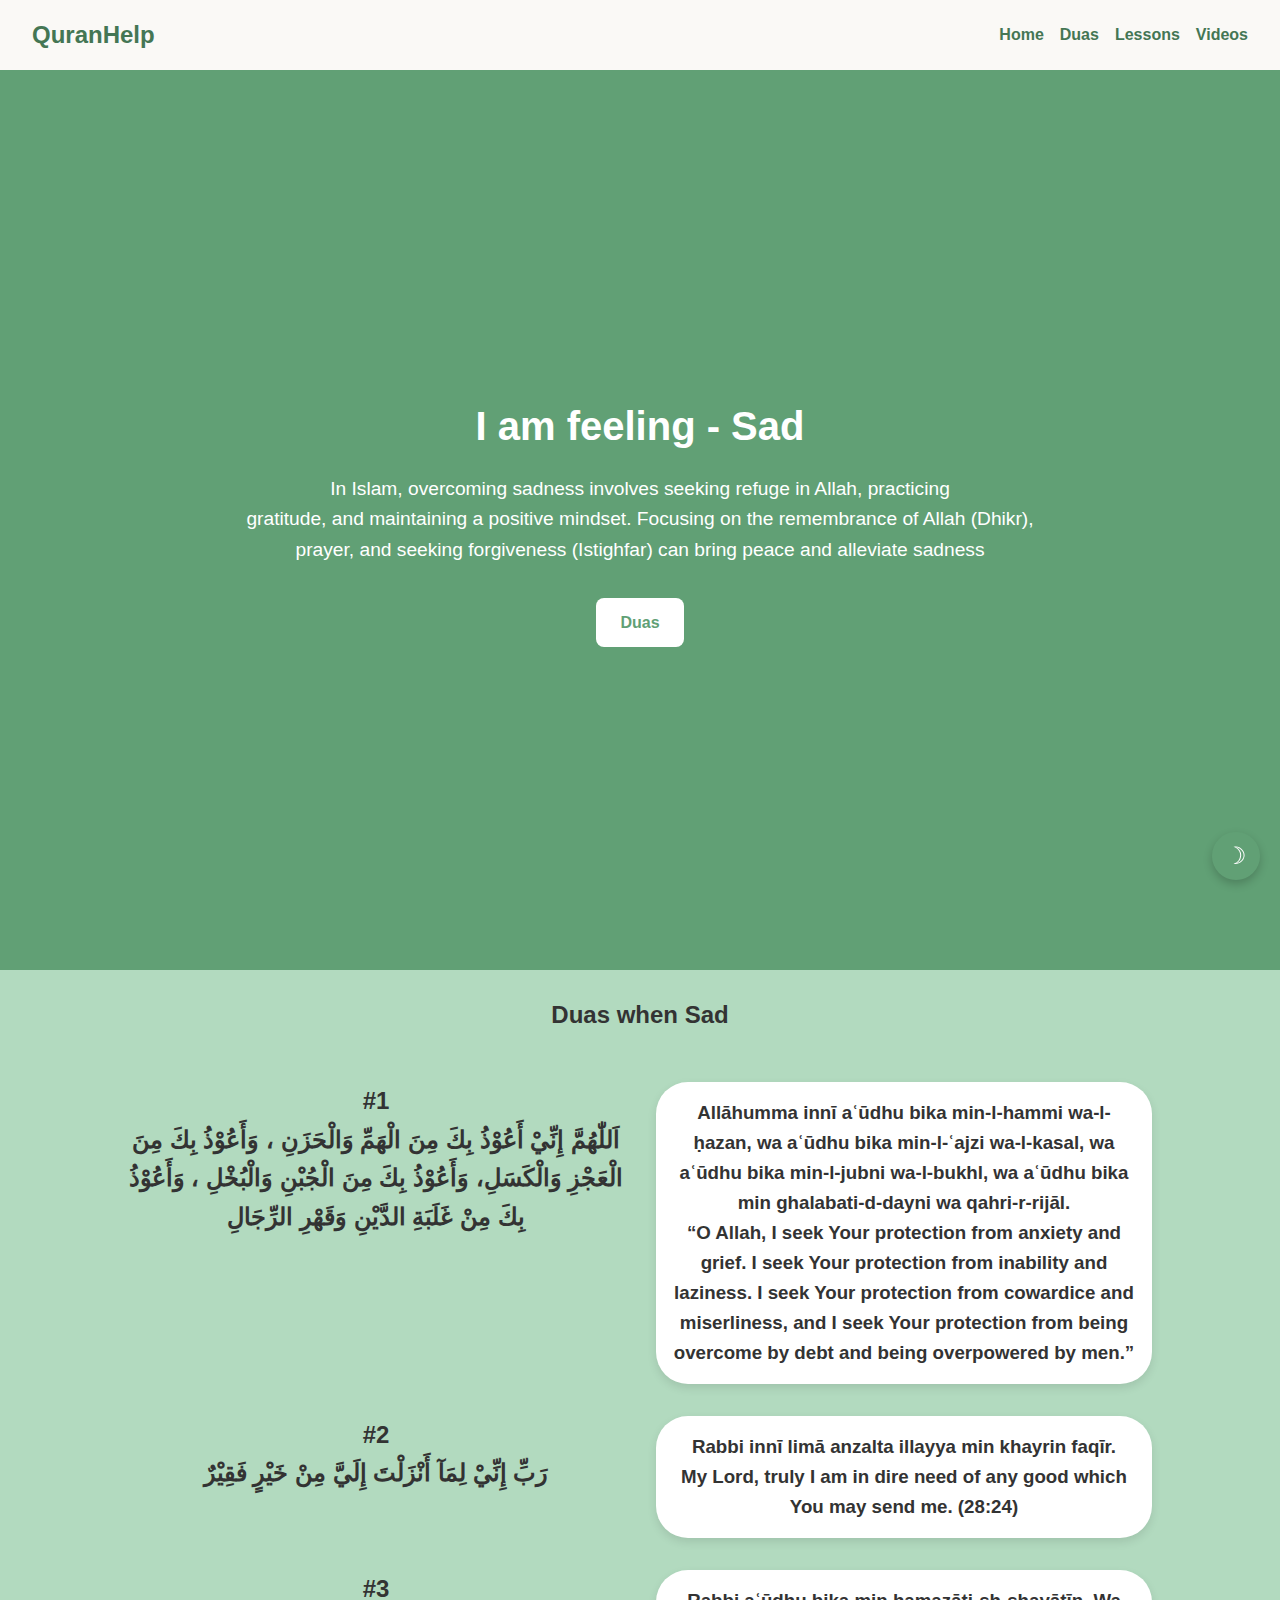
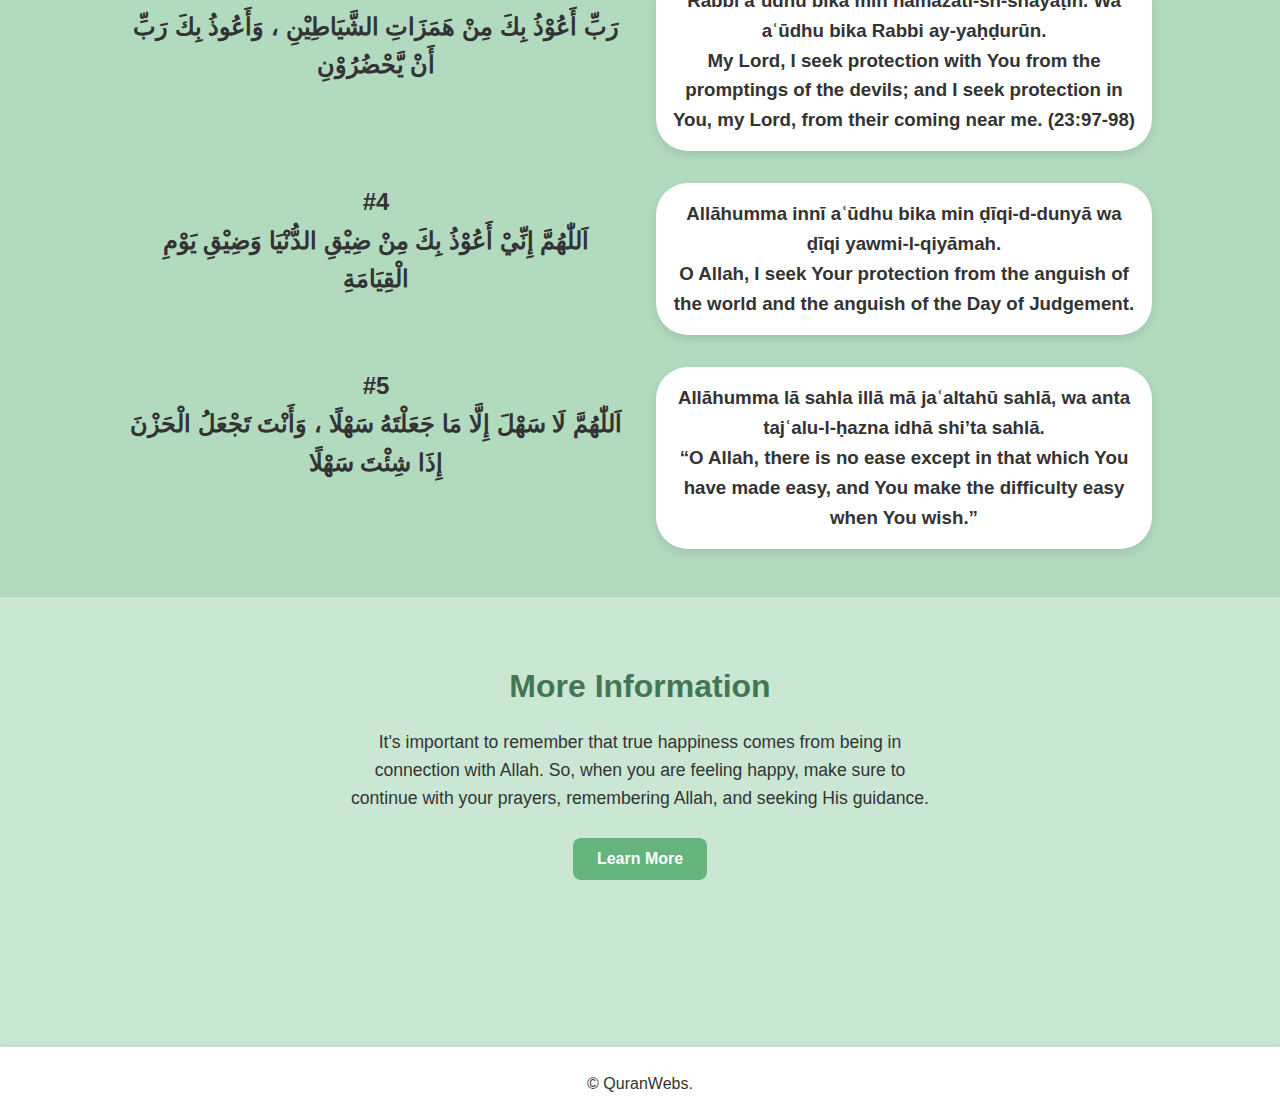
<file: sad.html>
<!DOCTYPE html>
<html lang="en">
<head>
  <meta charset="UTF-8" />
  <meta name="viewport" content="width=device-width, initial-scale=1.0" />
  <title>Happy</title>
  <style>
    :root {
      --primary: #61a075;
      --darkgreen: #447654;
      --bg: #b2dabf;
      --text: #333;
      --white: #fff;
      --bars: #FAF9F6;
    }

    html {
      scroll-behavior: smooth;
    }

    * {
      margin: 0;
      padding: 0;
      box-sizing: border-box;
    }

    body {
      font-family: 'Segoe UI', sans-serif;
      background-color: var(--bg);
      color: var(--text);
      line-height: 1.6;
    }

    .navbar {
      display: flex;
      justify-content: space-between;
      align-items: center;
      background: var(--bars);
      padding: 1rem 2rem;
      box-shadow: 0 2px 5px rgba(0,0,0,0.1);
    }

    .logo {
      font-size: 1.5rem;
      font-weight: bold;
      color: var(--darkgreen);
    }

    .nav-links {
      list-style: none;
      display: flex;
      gap: 1rem;
    }

    .nav-links li a {
      text-decoration: none;
      color: var(--darkgreen);
      font-weight: 500;
    }

    .menu-toggle {
      display: none;
      font-size: 1.5rem;
      background: none;
      border: none;
      color: var(--primary);
      cursor: pointer;
    }

    .hero {
      height: 100vh;
      display: flex;
      flex-direction: column;
      justify-content: center;
      align-items: center;
      padding: 0 2rem;
      background: var(--primary);
      color: var(--white);
      text-align: center;
    }

    .hero h1 {
      font-size: 2.5rem;
      margin-bottom: 1rem;
    }

    .hero p {
      font-size: 1.2rem;
      margin-bottom: 2rem;
    }

    .btn {
      background: var(--white);
      color: var(--primary);
      padding: 0.75rem 1.5rem;
      border-radius: 8px;
      text-decoration: none;
      font-weight: bold;
    }

    .features {
      display: grid;
      grid-template-columns: repeat(auto-fit, minmax(400px, 1fr));
      gap: 2rem;
      padding: 3rem 10%;
    }

    .feature-card {
      background: var(--white);
      padding: 1rem;
      border-radius: 2rem;
      box-shadow: 0 4px 10px rgba(0,0,0,0.1);
      transition: transform 0.3s ease;
      text-align: center;
    }

    .custom-section {
      height: 50vh;
      background: #cae7d4;
      padding: 4rem 2rem;
      text-align: center;
      color: var(--text);
    }

    .custom-section h2 {
      font-size: 2rem;
      margin-bottom: 1rem;
      color: var(--darkgreen);
    }

    .custom-section p {
      font-size: 1.1rem;
      max-width: 600px;
      margin: 0 auto;
      line-height: 1.6;
    }

    .hover-button {
      background-color: #65b37d;
      color: white;
      padding: 12px 24px;
      font-size: 16px;
      border: none;
      border-radius: 8px;
      cursor: pointer;
      transition: background-color 0.3s, transform 0.3s;
    }

    .hover-button:hover {
      transform: translateY(-5px);
    }

    footer {
      text-align: center;
      padding: 1.5rem;
      background: var(--white);
      color: var(--text);
      box-shadow: 0 -2px 5px rgba(0,0,0,0.05);
    }

    body.dark-mode {
      --bg: #b9dae5;
      --text: #1a1a1a;
      --primary: #83acba;
      --white: #1e1e1e;
    }

    body.dark-mode .navbar,
    body.dark-mode footer {
      background: var(--white);
    }

    body.dark-mode .hero {
      background: var(--primary);
      color: var(--white);
    }

    body.dark-mode .feature-card {
      background: #b9dae5;
      color: var(--text);
    }

    .dark-toggle {
      position: fixed;
      bottom: 20px;
      right: 20px;
      background: var(--primary);
      color: white;
      border: none;
      border-radius: 50%;
      width: 48px;
      height: 48px;
      font-size: 24px;
      cursor: pointer;
      z-index: 1000;
      box-shadow: 0 4px 10px rgba(0, 0, 0, 0.2);
      transition: background 0.3s ease, transform 0.3s ease;
    }

    .dark-toggle:hover {
      background: #4f46e5;
      transform: scale(1.1);
    }

    @media (max-width: 768px) {
      .nav-links {
        flex-direction: column;
        display: none;
        position: absolute;
        top: 60px;
        right: 2rem;
        background: var(--white);
        padding: 1rem;
        box-shadow: 0 2px 10px rgba(0,0,0,0.1);
        border-radius: 0.5rem;
      }

      .nav-links.show {
        display: flex;
      }

      .menu-toggle {
        display: block;
      }
    }
  </style>
</head>
<body>
  <header>
    <nav class="navbar">
      <div class="logo">QuranHelp</div>
      <button class="menu-toggle" onclick="toggleMenu()">☰</button>
      <ul class="nav-links" id="navLinks">
        <li><a href="index.html"><b>Home</b></a></li>
        <li><a href="dua.html"><b>Duas</b></a></li>
        <li><a href="lessons.html"><b>Lessons</b></a></li>
        <li><a href="video.html"><b>Videos</b></a></li>
      </ul>
    </nav>
  </header>

  <section class="hero">
    <h1>I am feeling - Sad</h1>
    <p>In Islam, overcoming sadness involves seeking refuge in Allah, practicing <br> gratitude, and maintaining a positive mindset. Focusing on the remembrance of Allah (Dhikr), <br>prayer, and seeking forgiveness (Istighfar) can bring peace and alleviate sadness</p>
    <a href="#emotions" class="btn">Duas</a>
  </section>

  <br>
  <h2 id="emotions" style="text-align:center;"> Duas when Sad</h2>
  <section class="features">
  <h2 style="text-align:center;">#1 <br>اَللّٰهُمَّ إِنِّيْ أَعُوْذُ بِكَ مِنَ الْهَمِّ وَالْحَزَنِ ، وَأَعُوْذُ بِكَ مِنَ الْعَجْزِ وَالْكَسَلِ، وَأَعُوْذُ بِكَ مِنَ الْجُبْنِ وَالْبُخْلِ ، وَأَعُوْذُ بِكَ مِنْ غَلَبَةِ الدَّيْنِ وَقَهْرِ الرِّجَالِ</h2>
  <div class="feature-card">
    <h3 style="text-align:center;">
      Allāhumma innī aʿūdhu bika min-l-hammi wa-l-ḥazan, wa aʿūdhu bika min-l-ʿajzi wa-l-kasal, wa aʿūdhu bika min-l-jubni wa-l-bukhl, wa aʿūdhu bika min ghalabati-d-dayni wa qahri-r-rijāl.<br>
      “O Allah, I seek Your protection from anxiety and grief. I seek Your protection from inability and laziness. I seek Your protection from cowardice and miserliness, and I seek Your protection from being overcome by debt and being overpowered by men.”
    </h3>
  </div>

  <h2 style="text-align:center;">#2 <br>رَبِّ إِنِّيْ لِمَآ أَنْزَلْتَ إِلَيَّ مِنْ خَيْرٍ فَقِيْرٌ</h2>
  <div class="feature-card">
    <h3 style="text-align:center;">
      Rabbi innī limā anzalta illayya min khayrin faqīr.<br>
      My Lord, truly I am in dire need of any good which You may send me. (28:24)
    </h3>
  </div>

  <h2 style="text-align:center;">#3 <br>رَبِّ أَعُوْذُ بِكَ مِنْ هَمَزَاتِ الشَّيَاطِيْنِ ، وَأَعُوذُ بِكَ رَبِّ أَنْ يَّحْضُرُوْنِ</h2>
  <div class="feature-card">
    <h3 style="text-align:center;">
      Rabbi aʿūdhu bika min hamazāti-sh-shayāṭīn. Wa aʿūdhu bika Rabbi ay-yaḥḍurūn.<br>
      My Lord, I seek protection with You from the promptings of the devils; and I seek protection in You, my Lord, from their coming near me. (23:97-98)
    </h3>
  </div>

  <h2 style="text-align:center;">#4 <br>اَللّٰهُمَّ إِنِّيْ أَعُوْذُ بِكَ مِنْ ضِيْقِ الدُّنْيَا وَضِيْقِ يَوْمِ الْقِيَامَةِ</h2>
  <div class="feature-card">
    <h3 style="text-align:center;">
      Allāhumma innī aʿūdhu bika min ḍīqi-d-dunyā wa ḍīqi yawmi-l-qiyāmah.<br>
      O Allah, I seek Your protection from the anguish of the world and the anguish of the Day of Judgement.
    </h3>
  </div>

  <h2 style="text-align:center;">#5 <br>اَللّٰهُمَّ لَا سَهْلَ إِلَّا مَا جَعَلْتَهُ سَهْلًا ، وَأَنْتَ تَجْعَلُ الْحَزْنَ إِذَا شِئْتَ سَهْلًا</h2>
  <div class="feature-card">
    <h3 style="text-align:center;">
      Allāhumma lā sahla illā mā jaʿaltahū sahlā, wa anta tajʿalu-l-ḥazna idhā shi’ta sahlā.<br>
      “O Allah, there is no ease except in that which You have made easy, and You make the difficulty easy when You wish.”
    </h3>
  </div>
</section>

  <!-- New Custom Section -->
  <section class="custom-section">
    <div class="custom-content">
      <h2>More Information</h2>
      <p>It's important to remember that true happiness comes from being in connection with Allah. So, when you are feeling happy, make sure to continue with your prayers, remembering Allah, and seeking His guidance. </p>
      <br>
      <button class="hover-button"><b>Learn More</b></button>
    </div>
  </section>

  <footer>
    <p>© QuranWebs.</p>
  </footer>

  <button class="dark-toggle" onclick="toggleDarkMode()" aria-label="Toggle dark mode">☽</button>

  <script>
    function toggleMenu() {
      const nav = document.getElementById("navLinks");
      nav.classList.toggle("show");
    }

    function toggleDarkMode() {
      document.body.classList.toggle("dark-mode");
      const theme = document.body.classList.contains("dark-mode") ? "dark" : "light";
      localStorage.setItem("theme", theme);
    }

    window.addEventListener("DOMContentLoaded", () => {
      const savedTheme = localStorage.getItem("theme");
      if (savedTheme === "dark") {
        document.body.classList.add("dark-mode");
      }
    });

    function toggleMoreEmotions() {
      const extraCards = document.querySelectorAll('.extra-card');
      const arrow = document.getElementById('arrow');
      const showing = extraCards[0].classList.contains('show');

      extraCards.forEach(card => {
        card.classList.toggle('show');
      });

      arrow.textContent = showing ? '▾' : '▴';
    }
  </script>
</body>
</html>
</file>
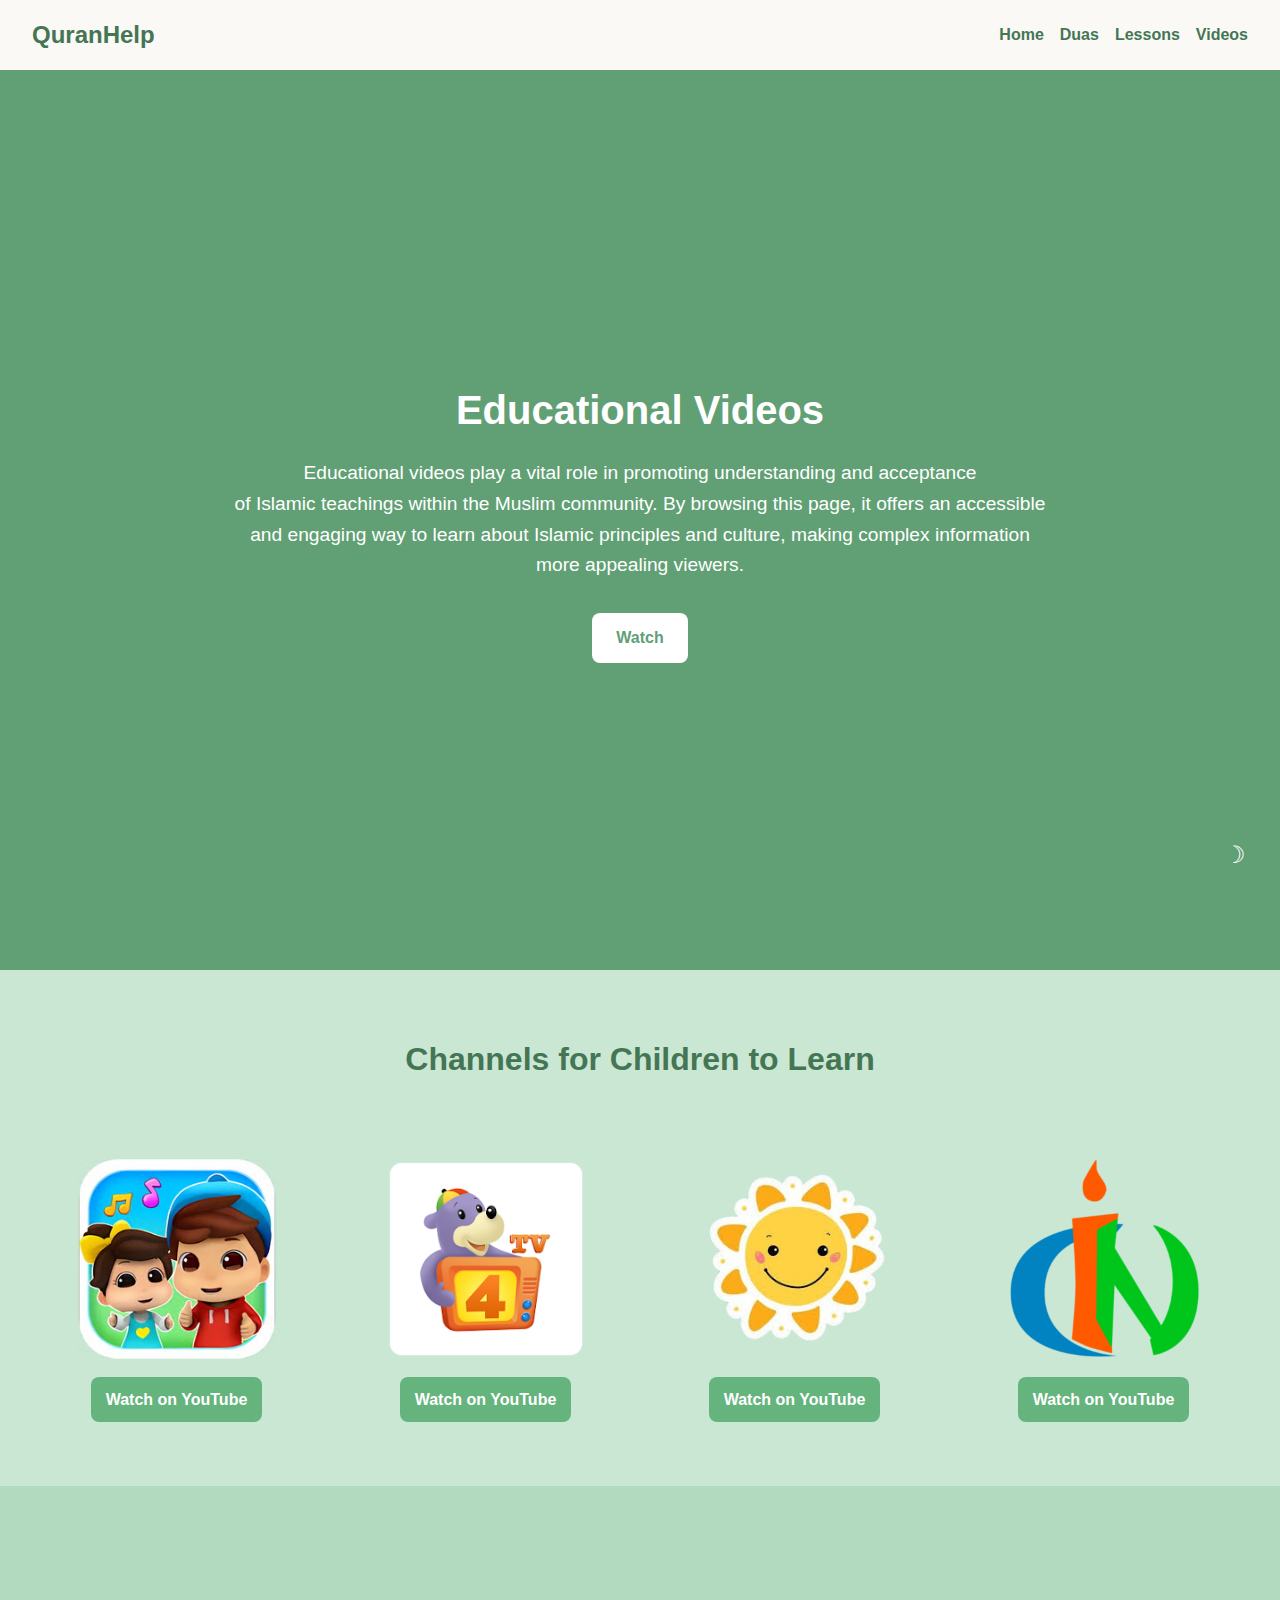
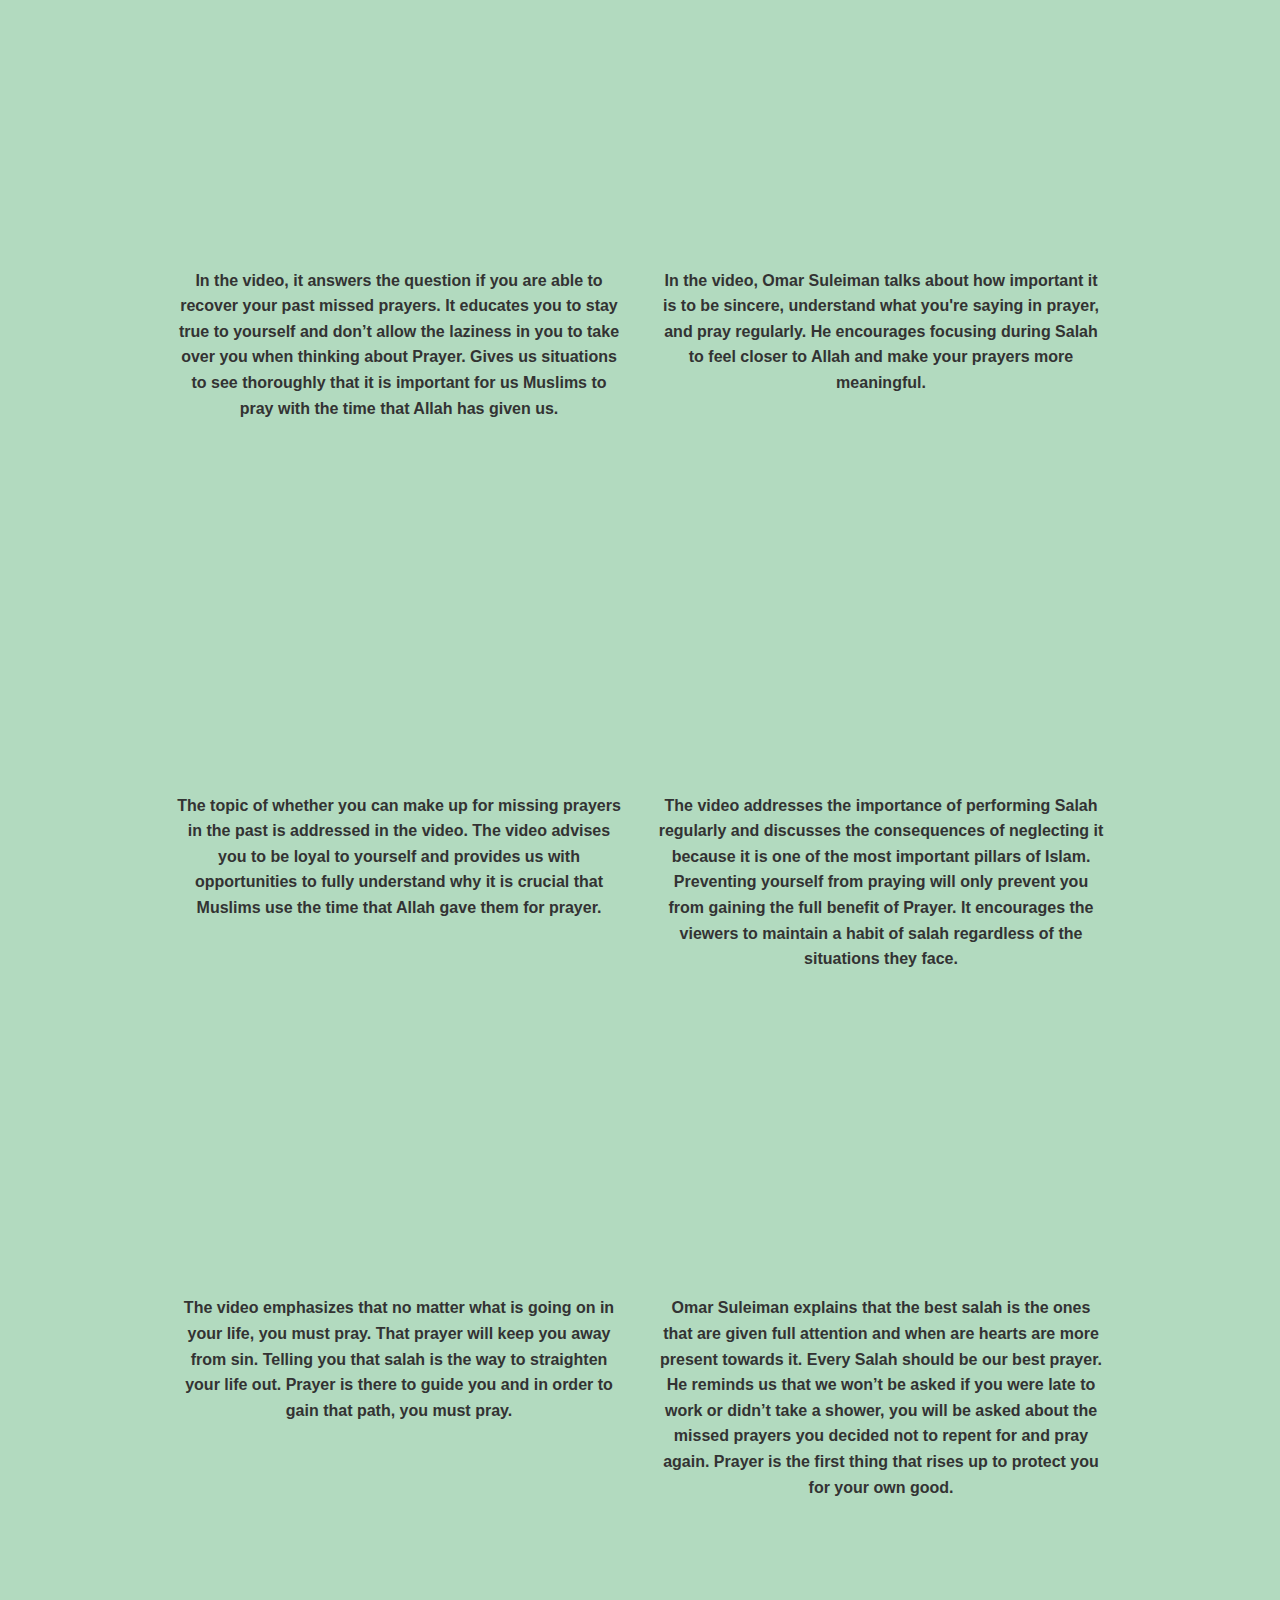
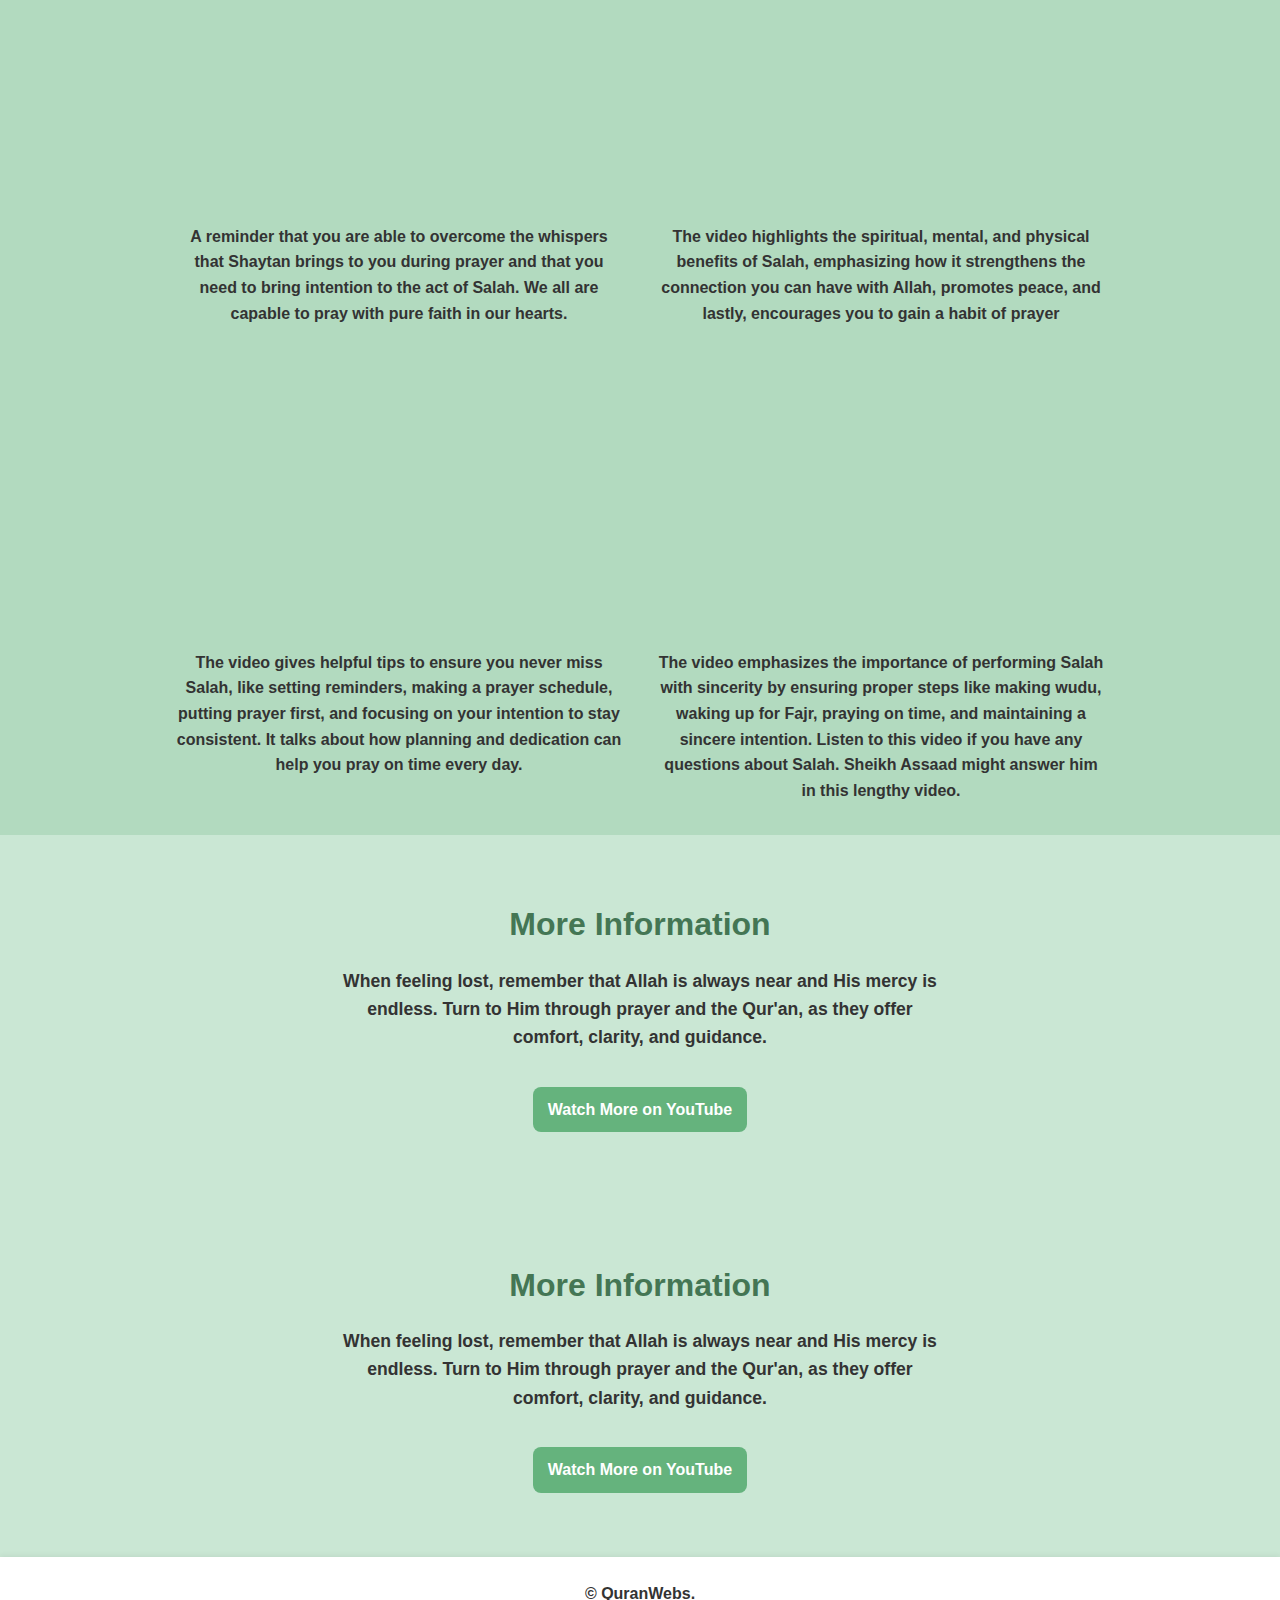
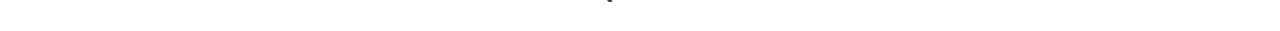
<file: video.html>
<!DOCTYPE html>
<html lang="en">
<head>
  <meta charset="UTF-8" />
  <meta name="viewport" content="width=device-width, initial-scale=1.0" />
  <title>Videos to Watch</title>
  <style>
    :root {
      --primary: #61a075;
      --darkgreen: #447654;
      --bg: #b2dabf;
      --text: #333;
      --white: #fff;
      --bars: #FAF9F6;
    }

    html {
      scroll-behavior: smooth;
    }

    * {
      margin: 0;
      padding: 0;
      box-sizing: border-box;
    }

    body {
      font-family: 'Segoe UI', sans-serif;
      background-color: var(--bg);
      color: var(--text);
      line-height: 1.6;
    }

    .navbar {
      display: flex;
      justify-content: space-between;
      align-items: center;
      background: var(--bars);
      padding: 1rem 2rem;
      box-shadow: 0 2px 5px rgba(0,0,0,0.1);
    }

    .logo {
      font-size: 1.5rem;
      font-weight: bold;
      color: var(--darkgreen);
    }

    .nav-links {
      list-style: none;
      display: flex;
      gap: 1rem;
    }

    .nav-links li a {
      text-decoration: none;
      color: var(--darkgreen);
      font-weight: 500;
    }

    .menu-toggle {
      display: none;
      font-size: 1.5rem;
      background: none;
      border: none;
      color: var(--primary);
      cursor: pointer;
    }

    .hero {
      height: 100vh;
      display: flex;
      flex-direction: column;
      justify-content: center;
      align-items: center;
      padding: 0 2rem;
      background: var(--primary);
      color: var(--white);
      text-align: center;
    }

    .hero h1 {
      font-size: 2.5rem;
      margin-bottom: 1rem;
    }

    .hero p {
      font-size: 1.2rem;
      margin-bottom: 2rem;
    }

    .btn {
      background: var(--white);
      color: var(--primary);
      padding: 0.75rem 1.5rem;
      border-radius: 8px;
      text-decoration: none;
      font-weight: bold;
    }

    .image-row {
      display: flex;
      justify-content: space-around;
      flex-wrap: wrap;
      gap: 20px;
      margin-top: 2rem;
    }

    .image-card {
      text-align: center;
      max-width: 200px;
    }

    .image-card img {
      width: 100%;
      border-radius: 10px;
    }

    .hover-button {
      display: inline-block;
      margin-top: 10px;
      padding: 10px 15px;
      background-color: #65b37d;
      color: white;
      text-decoration: none;
      border-radius: 8px;
      font-weight: bold;
      transition: background-color 0.3s, transform 0.3s;
    }

    .hover-button:hover {
      transform: translateY(-5px);
    }

    .custom-section {
      background: #cae7d4;
      padding: 4rem 2rem;
      text-align: center;
      color: var(--text);
    }

    .custom-section h2 {
      font-size: 2rem;
      margin-bottom: 1rem;
      color: var(--darkgreen);
    }

    .custom-section p {
      font-size: 1.1rem;
      max-width: 600px;
      margin: 0 auto;
      line-height: 1.6;
    }

    footer {
      text-align: center;
      padding: 1.5rem;
      background: var(--white);
      color: var(--text);
      box-shadow: 0 -2px 5px rgba(0,0,0,0.05);
    }

    .dark-toggle {
      position: fixed;
      bottom: 20px;
      right: 20px;
      background: var(--primary);
      color: white;
      border: none;
      border-radius: 50%;
      width: 50px;
      height: 50px;
      font-size: 1.5rem;
      cursor: pointer;
      z-index: 1000;
    }

    body.dark-mode {
      --bg: #b9dae5;
      --text: #1a1a1a;
      --primary: #83acba;
      --white: #1e1e1e;
    }

    body.dark-mode .navbar,
    body.dark-mode footer {
      background: var(--white);
    }
  </style>
</head>
<body>
  <header>
    <nav class="navbar">
      <div class="logo">QuranHelp</div>
      <button class="menu-toggle" onclick="toggleMenu()">☰</button>
      <ul class="nav-links" id="navLinks">
        <li><a href="index.html"><b>Home</b></a></li>
        <li><a href="dua.html"><b>Duas</b></a></li>
        <li><a href="lessons.html"><b>Lessons</b></a></li>
        <li><a href="video.html"><b>Videos</b></a></li>
      </ul>
    </nav>
  </header>

  <section class="hero">
    <h1>Educational Videos</h1>
    <p>Educational videos play a vital role in promoting understanding and acceptance <br> of Islamic teachings within the Muslim community. By browsing this page, it offers an accessible <br>and engaging way to learn about Islamic principles and culture, making complex information <br> more appealing viewers.</p>
    <a href="#emotions" class="btn">Watch</a>
  </section>

  <section class="custom-section">
    <div class="custom-content">
      <h2>Channels for Children to Learn</h2>
      <br>
      <div class="image-row">
        <div class="image-card">
          <img src="omar-hana.png" alt="Omar and Hana">
          <a href="https://www.youtube.com/channel/UC178EmfQAV3OT-UpuO6WUMg" target="_blank" class="hover-button">Watch on YouTube</a>
        </div>
        <div class="image-card">
          <img src="one4kids.png" alt="One4kids">
          <a href="https://www.youtube.com/@One4kids-Zaky" target="_blank" class="hover-button">Watch on YouTube</a>
        </div>
        <div class="image-card">
          <img src="minimuslims.png" alt="MiniMuslims">
          <a href="https://www.youtube.com/channel/UCIDYe6rgdROl77DDevNIcPA" target="_blank" class="hover-button">Watch on YouTube</a>
        </div>
        <div class="image-card">
          <img src="iqra.png" alt="Iqra Cartoon">
          <a href="https://www.youtube.com/channel/UCSL4Dn-FQlvHZiSKipQZMqw" target="_blank" class="hover-button">Watch on YouTube</a>
        </div>
      </div>
    </div>
  </section>

  <br><section class="video-section" style="display: flex; flex-direction: column; gap: 3rem; padding: 2rem; align-items: center;">

  <!-- Row 1 -->
  <div style="display: flex; justify-content: center; gap: 2rem; flex-wrap: wrap;">
    <!-- Video 1 -->
    <div style="text-align: center;">
      <iframe width="450" height="300" src="https://www.youtube.com/embed/r0Lv45SH3dk"
        title="YouTube video player 1" frameborder="0"
        allow="accelerometer; autoplay; clipboard-write; encrypted-media; gyroscope; picture-in-picture; web-share"
        allowfullscreen>
      </iframe>
      <p style="max-width: 450px; margin-top: 1rem;">
        <b>In the video, it answers the question if you are able to recover your past missed prayers. It educates you to stay true to yourself and don’t allow the laziness in you to take over you when thinking about Prayer. Gives us situations to see thoroughly that it is important for us Muslims to pray with the time that Allah has given us.
      </p>
    </div>

    <!-- Video 2 -->
    <div style="text-align: center;">
      <iframe width="450" height="300" src="https://www.youtube.com/embed/rJehIEnUFwM"
        title="YouTube video player 2" frameborder="0"
        allow="accelerometer; autoplay; clipboard-write; encrypted-media; gyroscope; picture-in-picture; web-share"
        allowfullscreen>
      </iframe>
      <p style="max-width: 450px; margin-top: 1rem;">
        <b> In the video, Omar Suleiman talks about how important it is to be sincere, understand what you're saying in prayer, and pray regularly. He encourages focusing during Salah to feel closer to Allah and make your prayers more meaningful.
      </p>
    </div>
  </div>

  <!-- Row 1 -->
  <div style="display: flex; justify-content: center; gap: 2rem; flex-wrap: wrap;">
    <!-- Video 1 -->
    <div style="text-align: center;">
      <iframe width="450" height="300" src="https://www.youtube.com/embed/VnUwS-wvl-s"
        title="YouTube video player 1" frameborder="0"
        allow="accelerometer; autoplay; clipboard-write; encrypted-media; gyroscope; picture-in-picture; web-share"
        allowfullscreen>
      </iframe>
      <p style="max-width: 450px; margin-top: 1rem;">
        <b>The topic of whether you can make up for missing prayers in the past is addressed in the video. The video advises you to be loyal to yourself and  provides us with opportunities to fully understand why it is crucial that Muslims use the time that Allah gave them for prayer.
      </p>
    </div>

    <!-- Video 2 -->
    <div style="text-align: center;">
      <iframe width="450" height="300" src="https://www.youtube.com/embed/DY72rADCI7s"
        title="YouTube video player 2" frameborder="0"
        allow="accelerometer; autoplay; clipboard-write; encrypted-media; gyroscope; picture-in-picture; web-share"
        allowfullscreen>
      </iframe>
      <p style="max-width: 450px; margin-top: 1rem;">
        <b>The video addresses the importance of performing Salah regularly and discusses the consequences of neglecting it because it is one of the most important pillars of Islam. Preventing yourself from praying will only prevent you from gaining the full benefit of Prayer. It encourages the viewers to maintain a habit of salah regardless of the situations they face.</p>
    </div>
  </div>

  <!-- Row 2 -->
  <div style="display: flex; justify-content: center; gap: 2rem; flex-wrap: wrap;">
    <!-- Video 3 -->
    <div style="text-align: center;">
      <iframe width="450" height="300" src="https://www.youtube.com/embed/sDls6Dux5P0"
        title="YouTube video player 3" frameborder="0"
        allow="accelerometer; autoplay; clipboard-write; encrypted-media; gyroscope; picture-in-picture; web-share"
        allowfullscreen>
      </iframe>
      <p style="max-width: 450px; margin-top: 1rem;">
        <b>The video emphasizes that no matter what is going on in your life, you must pray. That prayer will keep you away from sin. Telling you that salah is the way to straighten your life out. Prayer is there to guide you and in order to gain that path, you must pray.</p>
    </div>

    <!-- Video 4 -->
    <div style="text-align: center;">
      <iframe width="450" height="300" src="https://www.youtube.com/embed/ujUmcu_Uzv0"
        title="YouTube video player 4" frameborder="0"
        allow="accelerometer; autoplay; clipboard-write; encrypted-media; gyroscope; picture-in-picture; web-share"
        allowfullscreen>
      </iframe>
      <p style="max-width: 450px; margin-top: 1rem;">
        <b>Omar Suleiman explains that the best salah is the ones that are given full attention and when are hearts are more present towards it. Every Salah should be our best prayer. He reminds us that we won’t be asked if you were late to work or didn’t take a shower, you will be asked about the missed prayers you decided not to repent for and pray again. Prayer is the first thing that rises up to protect you for your own good.
      </p>
    </div>
  </div>

  <!-- Row 1 -->
  <div style="display: flex; justify-content: center; gap: 2rem; flex-wrap: wrap;">
    <!-- Video 1 -->
    <div style="text-align: center;">
      <iframe width="450" height="300" src="https://www.youtube.com/embed/l-M8yjw46g8"
        title="YouTube video player 1" frameborder="0"
        allow="accelerometer; autoplay; clipboard-write; encrypted-media; gyroscope; picture-in-picture; web-share"
        allowfullscreen>
      </iframe>
      <p style="max-width: 450px; margin-top: 1rem;">
        <b>A reminder that you are able to overcome the whispers that Shaytan brings to you during prayer and that you need to bring intention to the act of Salah. We all are capable to pray with pure faith in our hearts.</p>
    </div>

    <!-- Video 2 -->
    <div style="text-align: center;">
      <iframe width="450" height="300" src="https://www.youtube.com/embed/m0xfbS0rNsw"
        title="YouTube video player 2" frameborder="0"
        allow="accelerometer; autoplay; clipboard-write; encrypted-media; gyroscope; picture-in-picture; web-share"
        allowfullscreen>
      </iframe>
      <p style="max-width: 450px; margin-top: 1rem;">
        <b>The video highlights the spiritual, mental, and physical benefits of Salah, emphasizing how it strengthens the connection you can have with Allah, promotes peace, and lastly, encourages you to gain a habit of prayer </p>
    </div>
  </div>

  <!-- Row 2 -->
  <div style="display: flex; justify-content: center; gap: 2rem; flex-wrap: wrap;">
    <!-- Video 3 -->
    <div style="text-align: center;">
      <iframe width="450" height="300" src="https://www.youtube.com/embed/reWm6cuI2cY"
        title="YouTube video player 3" frameborder="0"
        allow="accelerometer; autoplay; clipboard-write; encrypted-media; gyroscope; picture-in-picture; web-share"
        allowfullscreen>
      </iframe>
      <p style="max-width: 450px; margin-top: 1rem;">
        <b>The video gives helpful tips to ensure you never miss Salah, like setting reminders, making a prayer schedule, putting prayer first, and focusing on your intention to stay consistent. It talks about how planning and dedication can help you pray on time every day.
</p>
    </div>

    <!-- Video 4 -->
    <div style="text-align: center;">
      <iframe width="450" height="300" src="https://www.youtube.com/embed/BMWxxWV8EH0"
        title="YouTube video player 4" frameborder="0"
        allow="accelerometer; autoplay; clipboard-write; encrypted-media; gyroscope; picture-in-picture; web-share"
        allowfullscreen>
      </iframe>
      <p style="max-width: 450px; margin-top: 1rem;">
        <b>The video emphasizes the importance of performing Salah with sincerity by ensuring proper steps like making wudu, waking up for Fajr, praying on time, and maintaining a sincere intention.  Listen to this video if you have any questions about Salah. Sheikh Assaad might answer him in this lengthy video. 
      </p>
    </div>
  </div>
</section>
  
  <section class="custom-section">
    <div class="custom-content">
      <h2>More Information</h2>
      <p>When feeling lost, remember that Allah is always near and His mercy is endless. Turn to Him through prayer and the Qur'an, as they offer comfort, clarity, and guidance. </p>
      <br>
<a href="https://www.youtube.com" class="hover-button" target="_blank"><b>Watch More on YouTube</b></a>
    </div>
  </section>
  <section class="custom-section">
    <div class="custom-content">
      <h2>More Information</h2>
      <p>When feeling lost, remember that Allah is always near and His mercy is endless. Turn to Him through prayer and the Qur'an, as they offer comfort, clarity, and guidance. </p>
      <br>
      <a href="https://www.youtube.com" class="hover-button" target="_blank"><b>Watch More on YouTube</b></a>
    </div>
  </section>

  <footer>
    <p>© QuranWebs.</p>
  </footer>

  <button class="dark-toggle" onclick="toggleDarkMode()" aria-label="Toggle dark mode">☽</button>
  <script>
    function toggleMenu() {
      const nav = document.getElementById("navLinks");
      nav.style.display = nav.style.display === "flex" ? "none" : "flex";
    }

    function toggleDarkMode() {
      document.body.classList.toggle("dark-mode");
    }
  </script>
</body>
</html>
</file>
<file: style.css>
function toggleMenu() {
  const nav = document.getElementById("navLinks");
  nav.classList.toggle("show");
}
</file>
